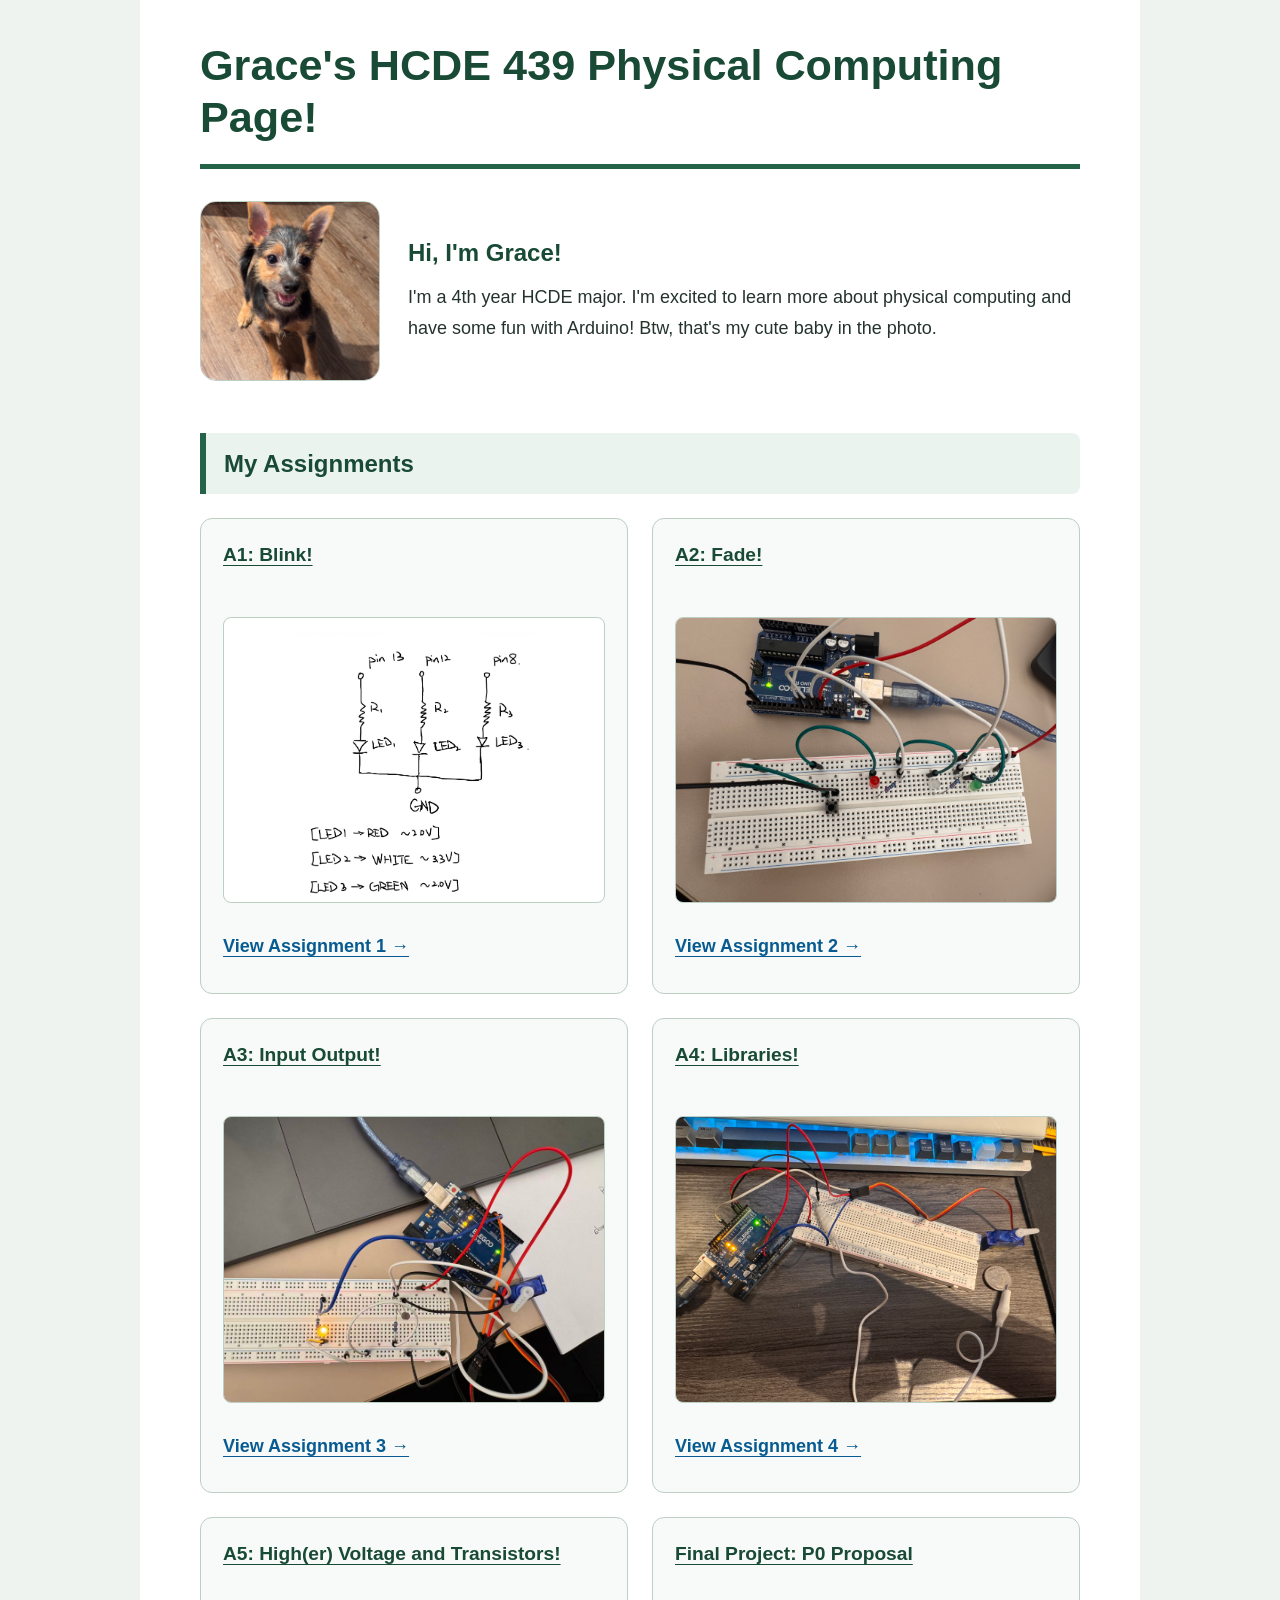
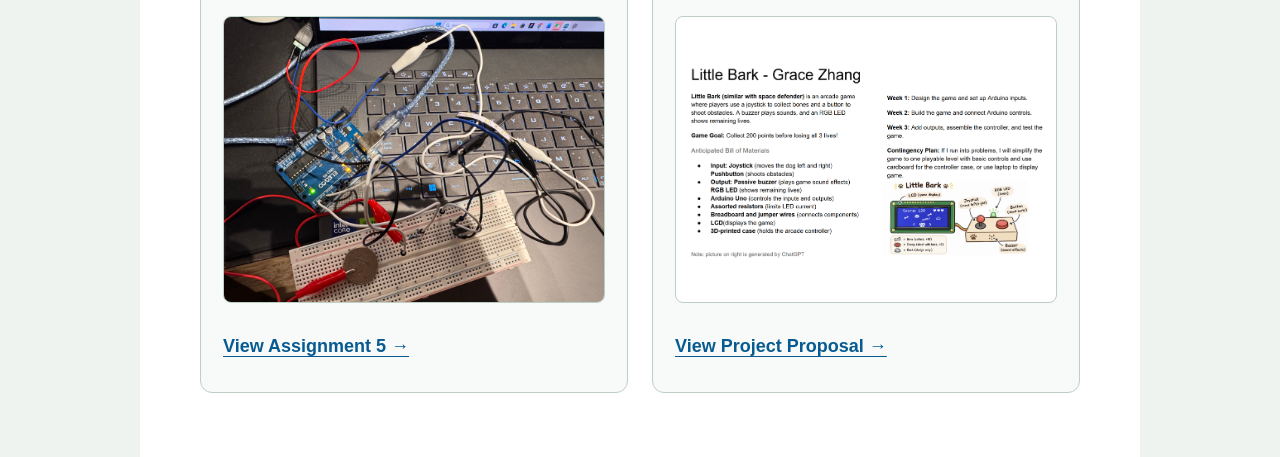
<file: docs/index.html>
<!DOCTYPE html>
<html lang="en">
<head>
  <meta charset="utf-8">
  <meta name="viewport" content="width=device-width, initial-scale=1">

  <title>Grace's HCDE 439 Physical Computing Page!</title>

  <link href="style.css" rel="stylesheet">
</head>

<body class="homepage">
  <header>
    <h1>Grace's HCDE 439 Physical Computing Page!</h1>

    <div class="intro">
      <img src="thor.jpg" alt="Thor, Grace's pet">

      <div>
        <h2>Hi, I'm Grace!</h2>
        <p>
          I'm a 4th year HCDE major. I'm excited to learn more
          about physical computing and have some fun with Arduino!
          Btw, that's my cute baby in the photo.
        </p>
      </div>
    </div>
  </header>

  <main>
    <h2>My Assignments</h2>

    <div class="assignment-grid">

      <!-- Assignment 1 -->
      <article class="assignment-card">
        <h3>
          <a href="a1.html">A1: Blink!</a>
        </h3>

        <div class="assignment-preview">
          <img src="A1/Schematic picture.png"
               alt="Schematic of the three-LED blinking circuit">
        </div>

        <a class="assignment-link" href="a1.html">
          View Assignment 1 →
        </a>
      </article>

      <!-- Assignment 2 -->
      <article class="assignment-card">
        <h3>
          <a href="a2.html">A2: Fade!</a>
        </h3>

        <div class="assignment-preview">
          <img src="A2/circuit1.jpg"
               alt="Arduino Christmas light circuit with three LEDs and a button">
        </div>

        <a class="assignment-link" href="a2.html">
          View Assignment 2 →
        </a>
      </article>

      <!-- Assignment 3 -->
      <article class="assignment-card">
        <h3>
          <a href="a3.html">A3: Input Output!</a>
        </h3>

        <div class="assignment-preview">
          <img src="A3/circuit2.jpg"
               alt="Circuit of the smart blind">
        </div>

        <a class="assignment-link" href="a3.html">
          View Assignment 3 →
        </a>
      </article>

      <!-- Assignment 4 -->
      <article class="assignment-card">
        <h3>
          <a href="a4.html">A4: Libraries!</a>
        </h3>

        <div class="assignment-preview">
          <img src="A4/Circuit1.jpg"
               alt="Automatic Door!">
        </div>

        <a class="assignment-link" href="a4.html">
          View Assignment 4 →
        </a>
      </article>
      <!-- Assignment 5 -->
       <article class="assignment-card">
        <h3>
          <a href="a5.html">A5: High(er) Voltage and Transistors!</a>
        </h3>

        <div class="assignment-preview">
          <img src="A5/Circuit 1.jpg"
         alt="Capacitive touch controlled LED strip using a MOSFET">
        </div>

        <a class="assignment-link" href="a5.html">
          View Assignment 5 →
        </a>
      </article>


      <!-- Final Project Proposal P0 -->
      <article class="assignment-card">
        <h3>
          <a href="Final Product/P0/Final Project Proposal.png"
             target="_blank">
            Final Project: P0 Proposal
          </a>
        </h3>

        <div class="assignment-preview">
          <a href="Final Product/P0/Final Project Proposal.png"
             target="_blank">
            <img
              src="Final Product/P0/Final Project Proposal.png"
              alt="Final Project Proposal">
          </a>
        </div>

        <a class="assignment-link"
           href="Final Product/P0/Final Project Proposal.png"
           target="_blank">
          View Project Proposal →
        </a>
      </article>

    </div>
  </main>
</body>
</html>
</file>
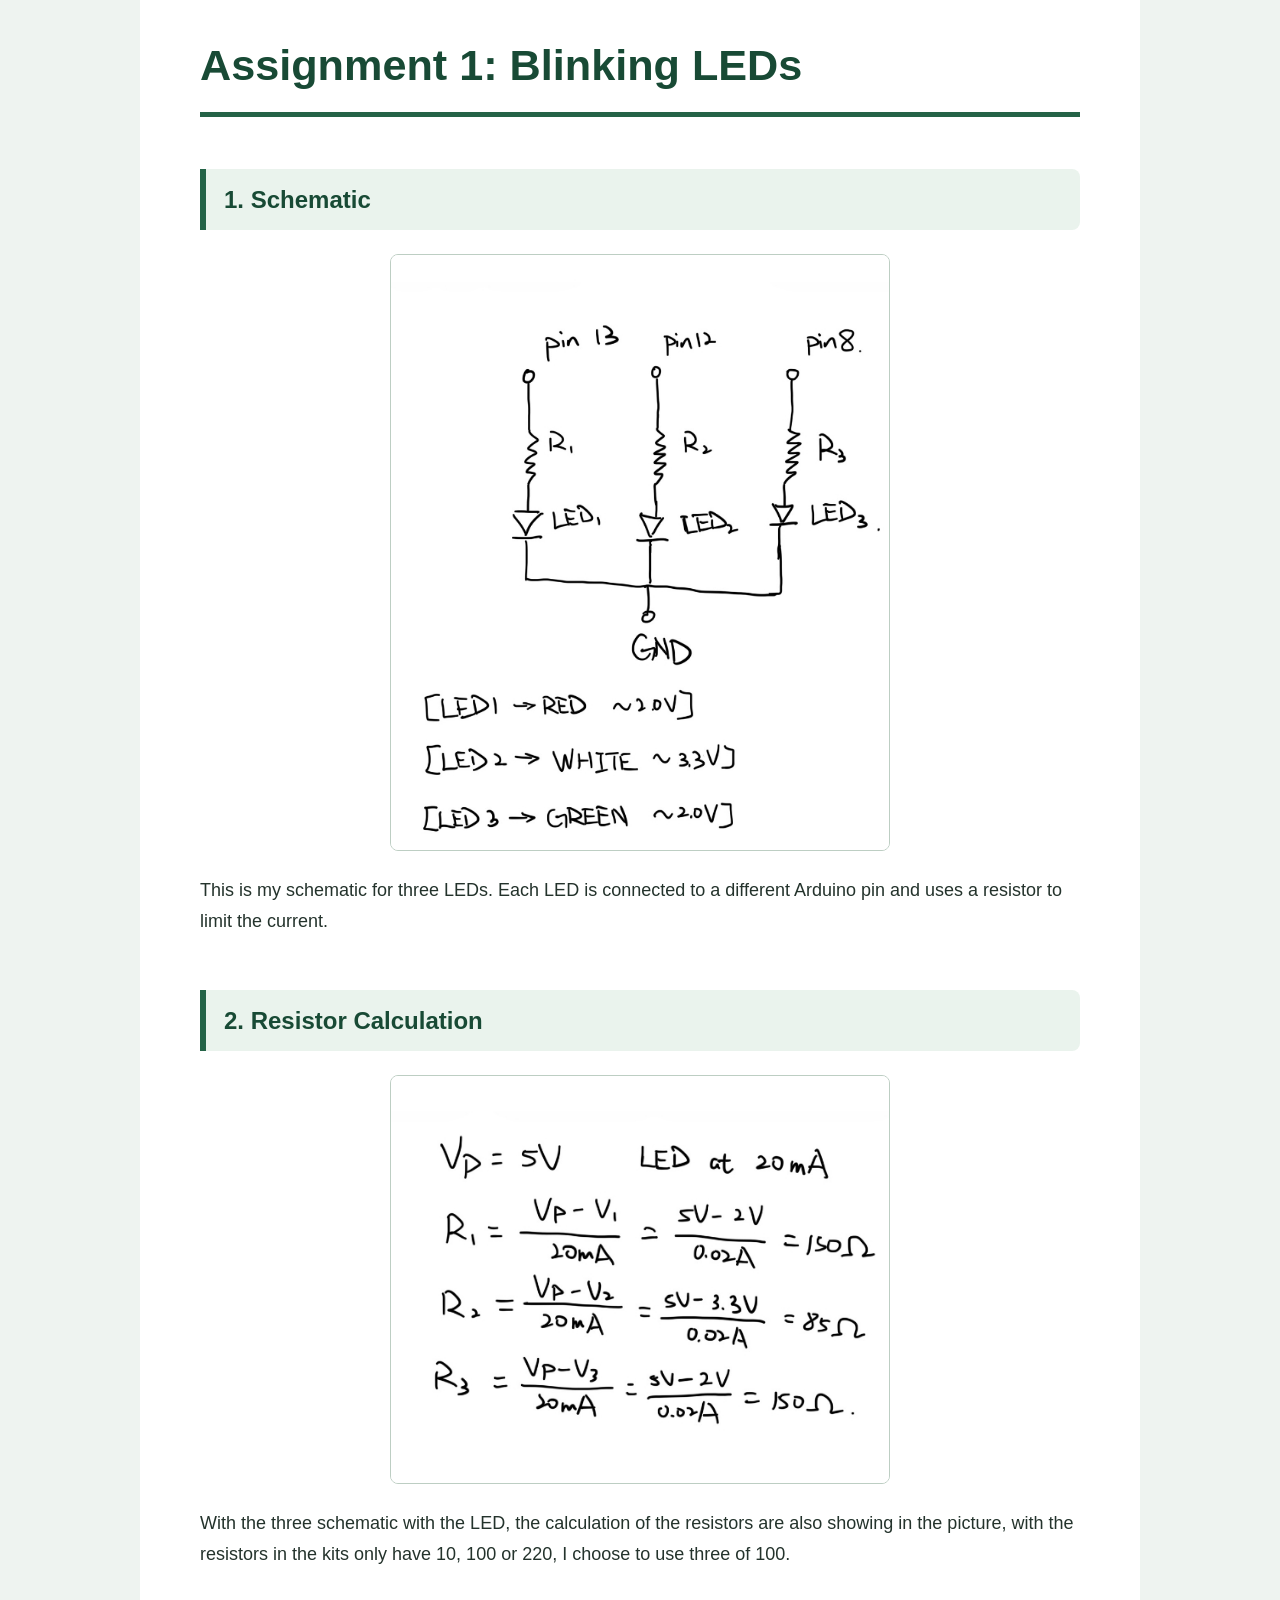
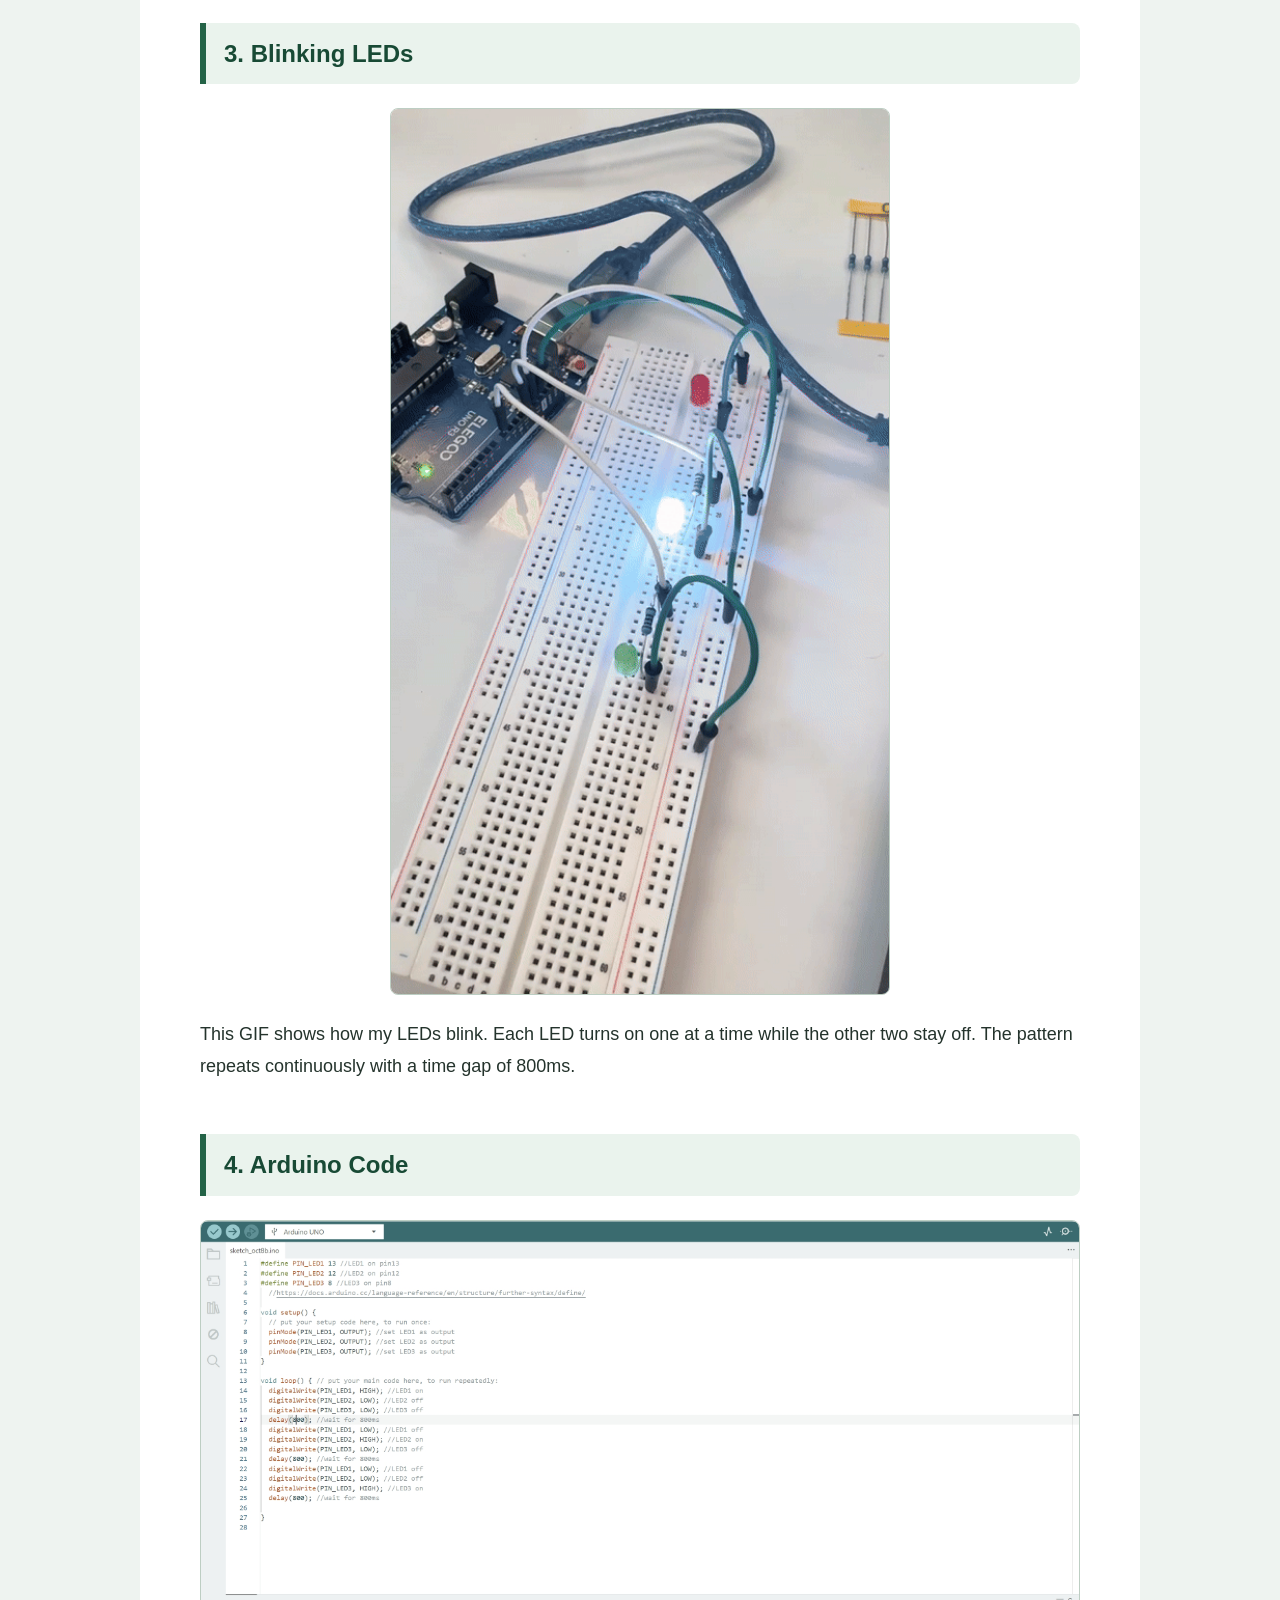
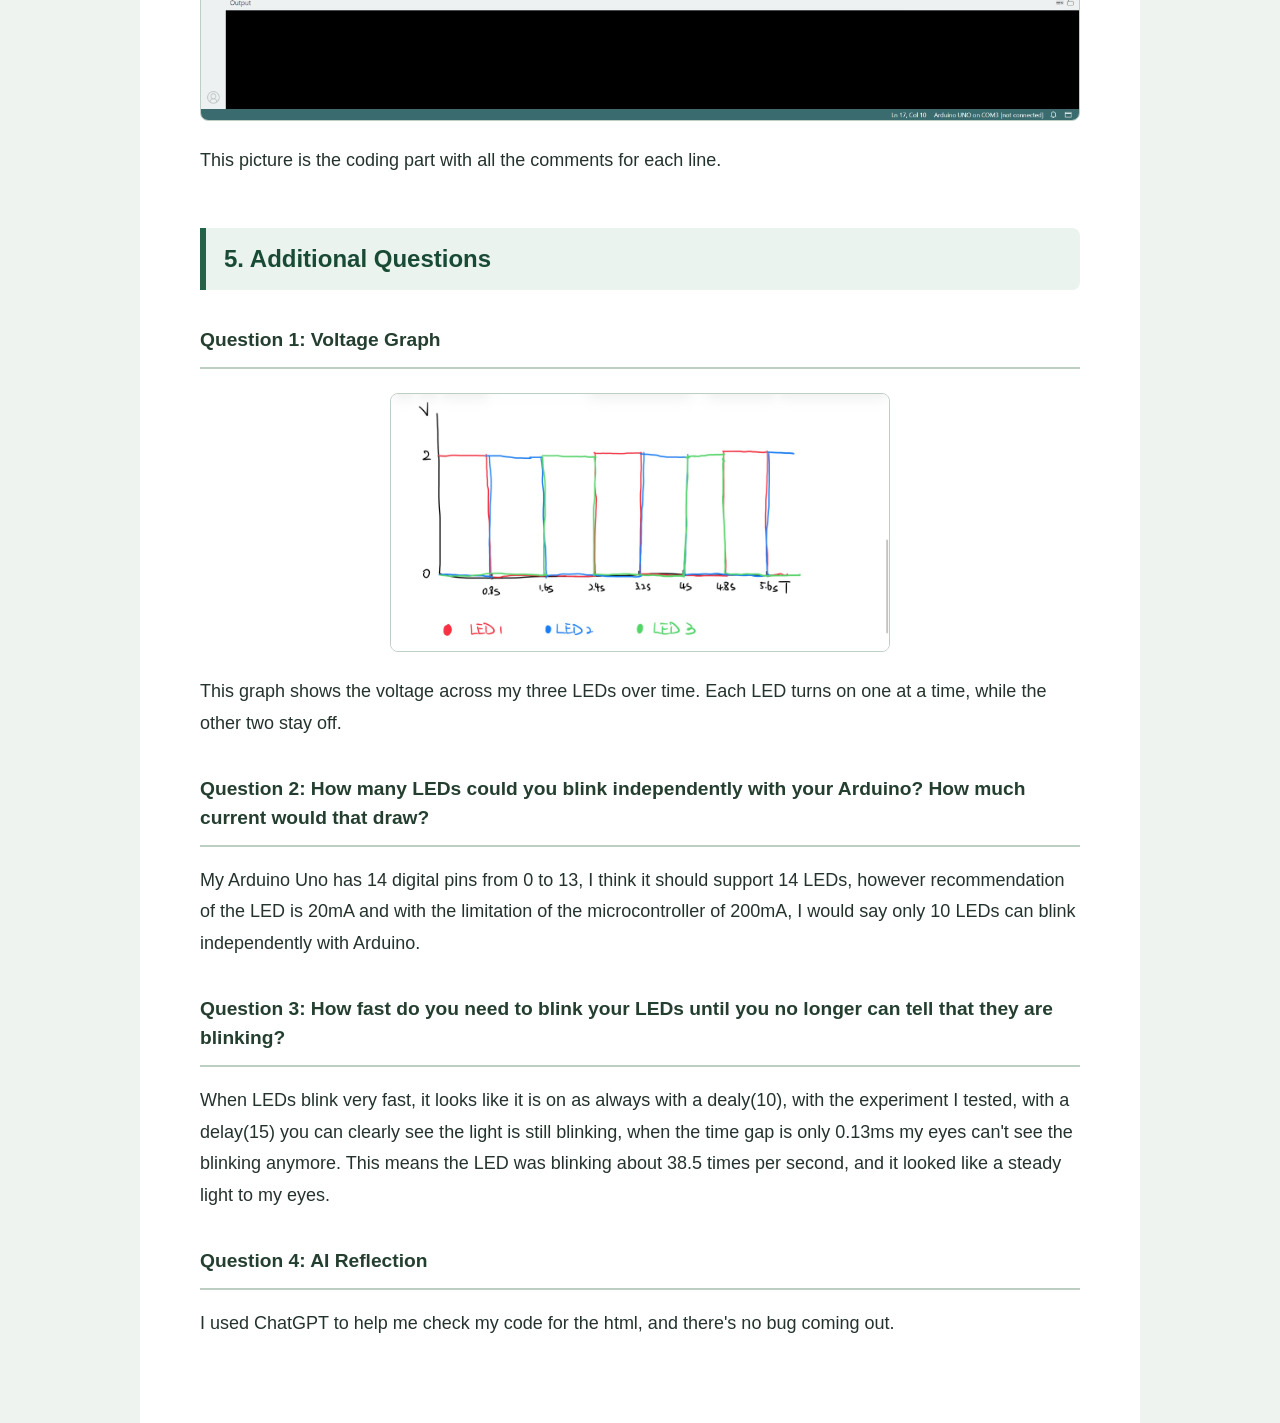
<file: docs/a1.html>
<!DOCTYPE html>
<html>
<head>
  <meta charset="utf-8">
  <title>Grace's Assignment 1</title>
  <link href="style.css" rel="stylesheet">
</head>

<body>

  <h1>Assignment 1: Blinking LEDs</h1>

  <h2>1. Schematic</h2>

  <img src="A1/Schematic picture.png" width="500">

  <p>
    This is my schematic for three LEDs.
    Each LED is connected to a different Arduino pin
    and uses a resistor to limit the current.
  </p>

  <h2>2. Resistor Calculation</h2>

  <img src="A1/Resistor calculation.png" width="500">

  <p>
    With the three schematic with the LED, the calculation of the
    resistors are also showing in the picture, with the resistors
    in the kits only have 10, 100 or 220, I choose to use three of 100.
  </p>

  <h2>3. Blinking LEDs</h2>

  <img src="A1/Blinking LEDs.gif" width="500">

  <p>
    This GIF shows how my LEDs blink.
    Each LED turns on one at a time while the other two stay off.
    The pattern repeats continuously with a time gap of 800ms.
  </p>

  <h2>4. Arduino Code</h2>

  <img src="A1/Code with comments.png" width="8000">

  <p>
    This picture is the coding part with all the comments for each line.
  </p>

  <h2>5. Additional Questions</h2>

  <h3>Question 1: Voltage Graph</h3>

  <img src="A1/Voltage graph.jpg" width="500">

  <p>
    This graph shows the voltage across my three LEDs over time.
    Each LED turns on one at a time, while the other two stay off.
  </p>

  <h3>Question 2:  How many LEDs could you blink independently with your Arduino? 
    How much current would that draw?</h3>

  <p>
    My Arduino Uno has 14 digital pins from 0 to 13, I think it 
    should support 14 LEDs, however recommendation of the LED is 20mA
    and with the limitation of the microcontroller of 200mA, I would say only 
    10 LEDs can blink independently with Arduino.
  </p>

  <h3>Question 3: How fast do you need to blink your LEDs until you no longer can tell that they are blinking?</h3>

  <p>
    When LEDs blink very fast, it looks like it is on as always with a 
    dealy(10), with the experiment I tested, with a delay(15) you can clearly see the 
    light is still blinking, when the time gap is only 0.13ms my eyes can't see the 
    blinking anymore. This means the LED was blinking about 38.5 times per second,
    and it looked like a steady light to my eyes.
  </p>

  <h3>Question 4: AI Reflection</h3>

  <p>
    I used ChatGPT to help me check my code for the html,
    and there's no bug coming out.
  </p>

</body>
</html>
</file>
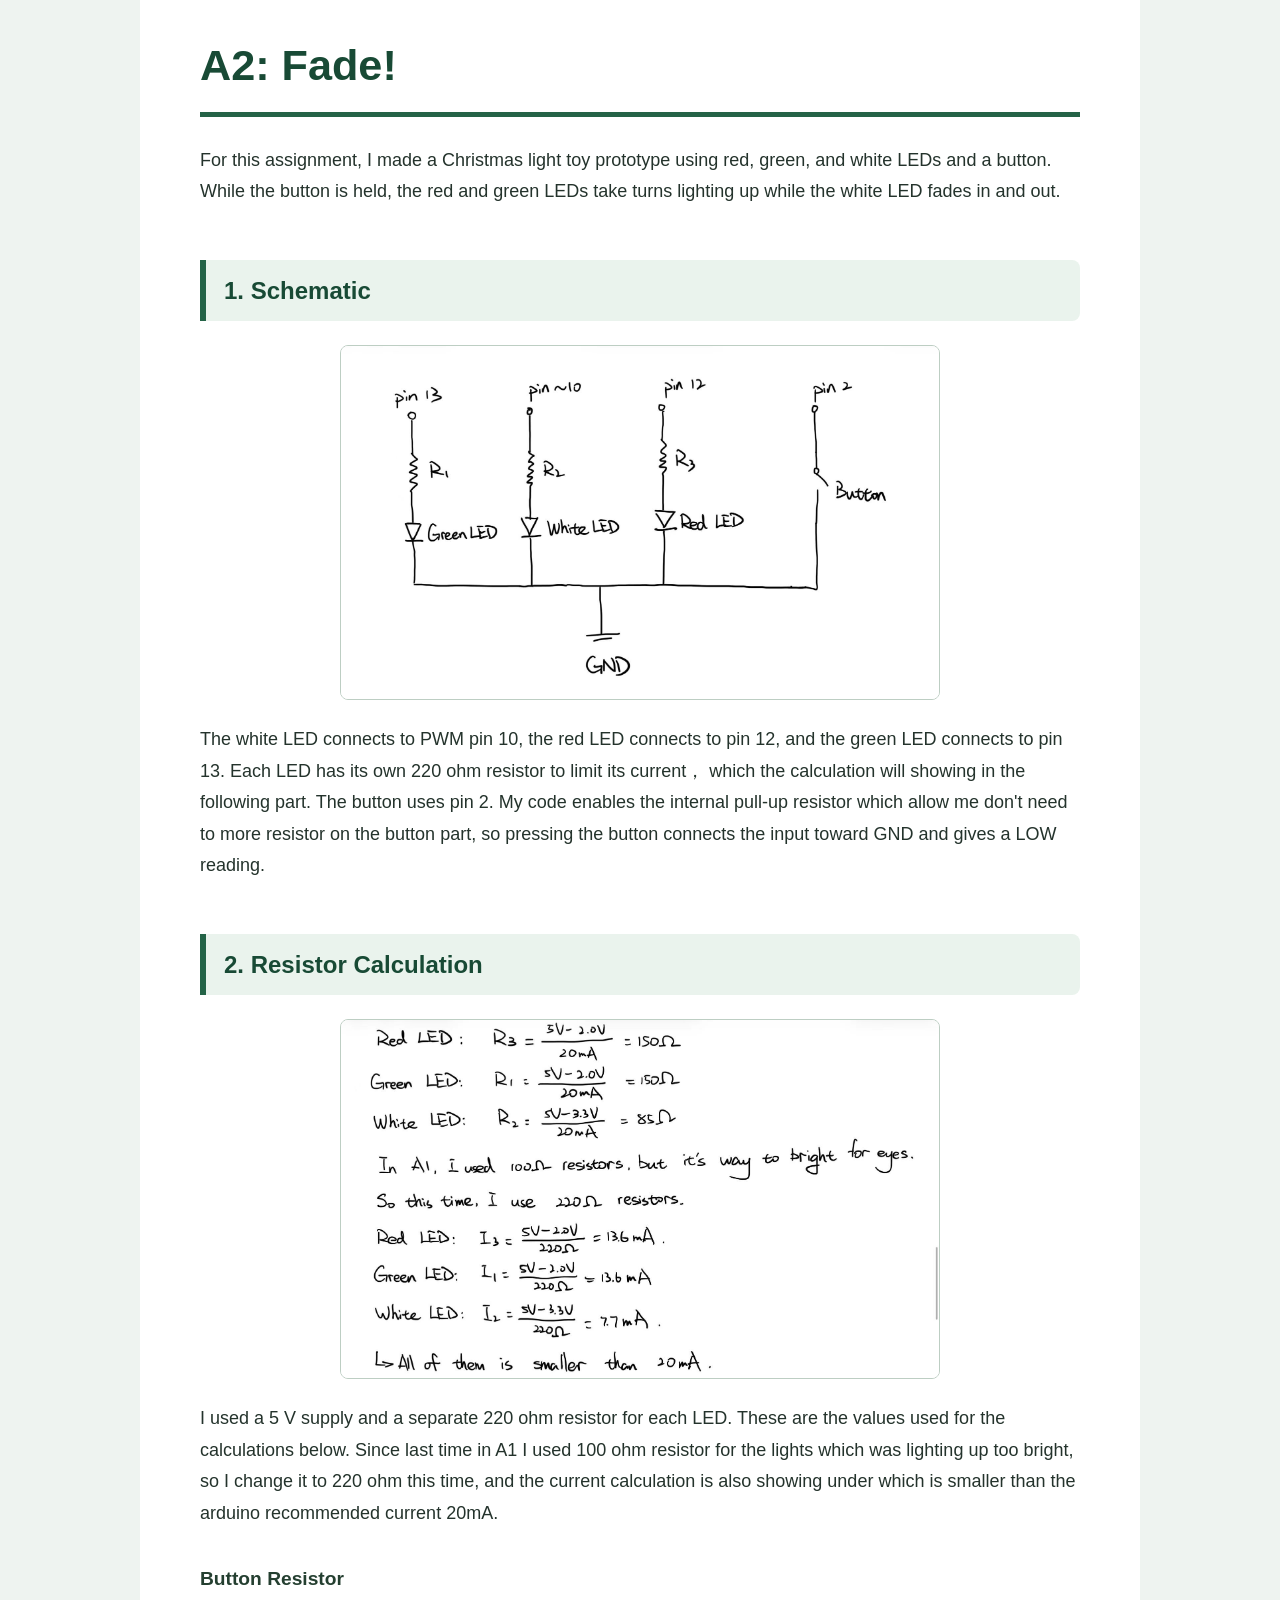
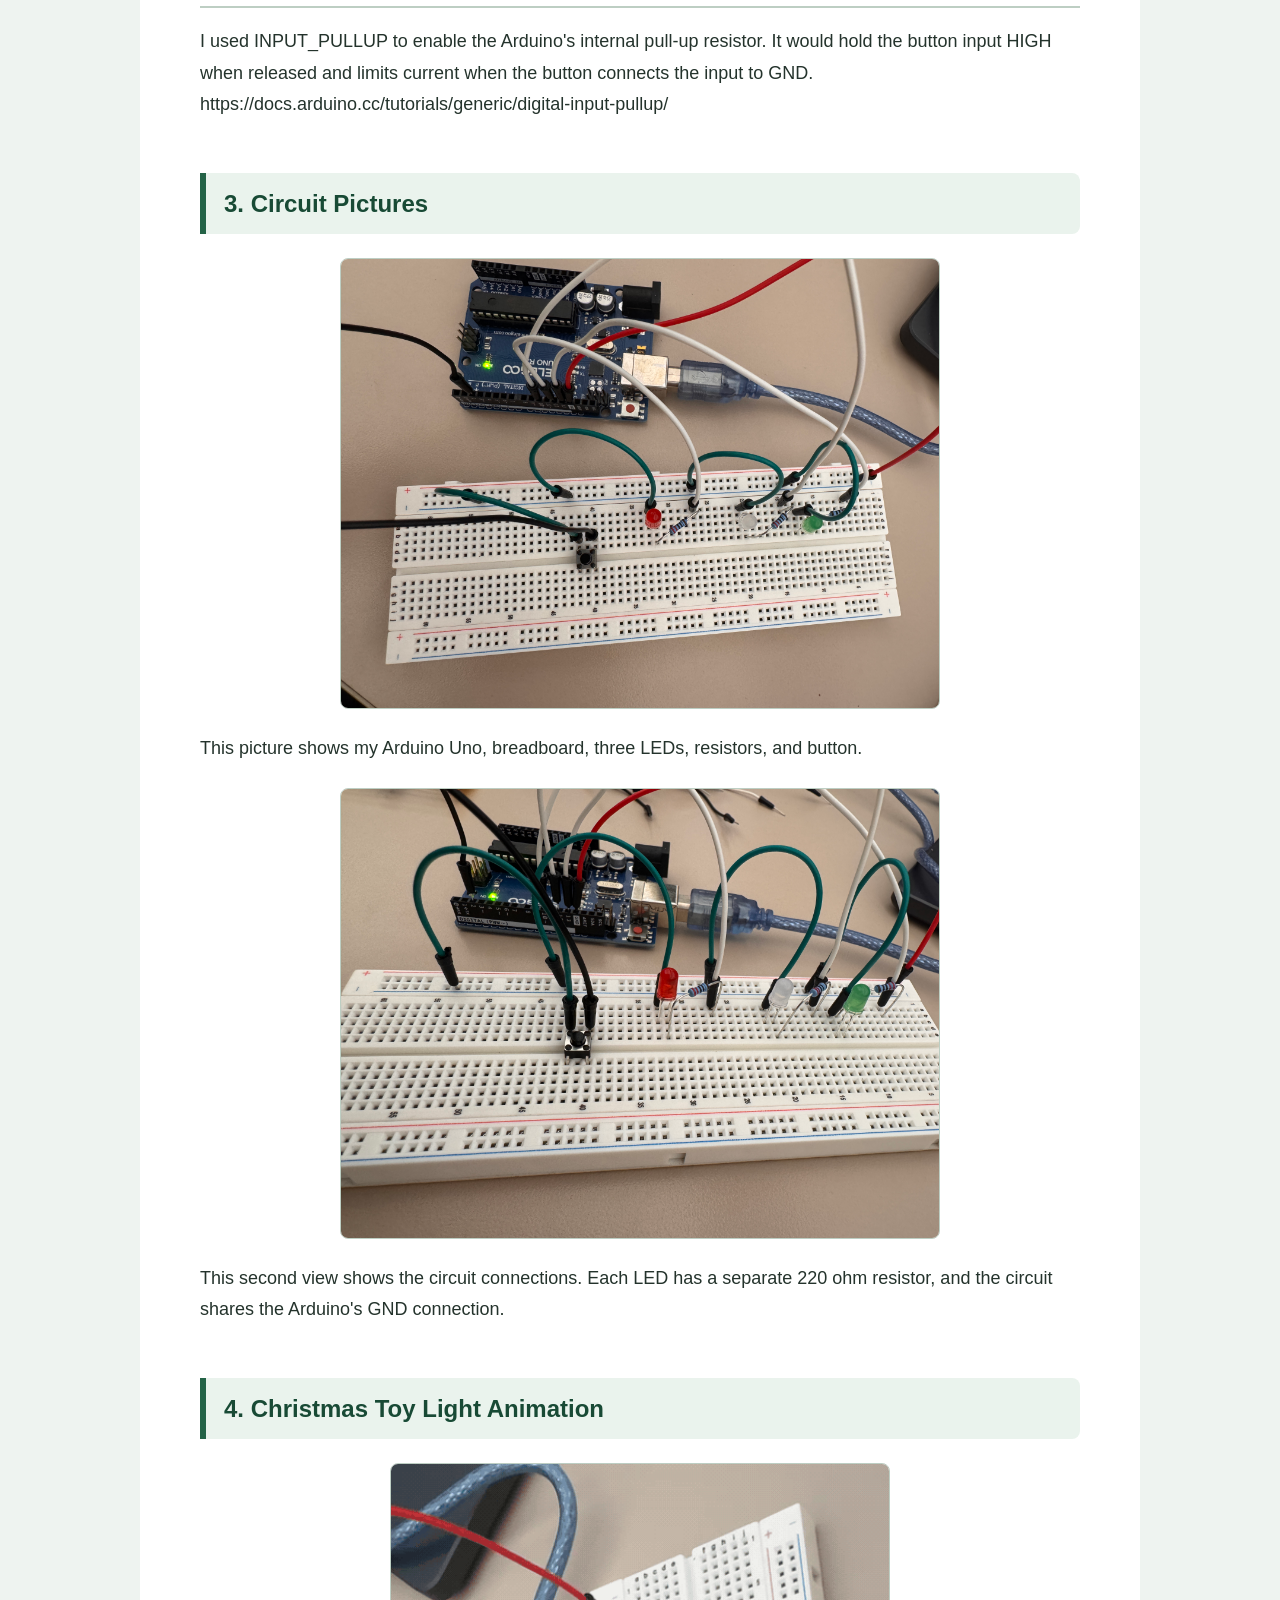
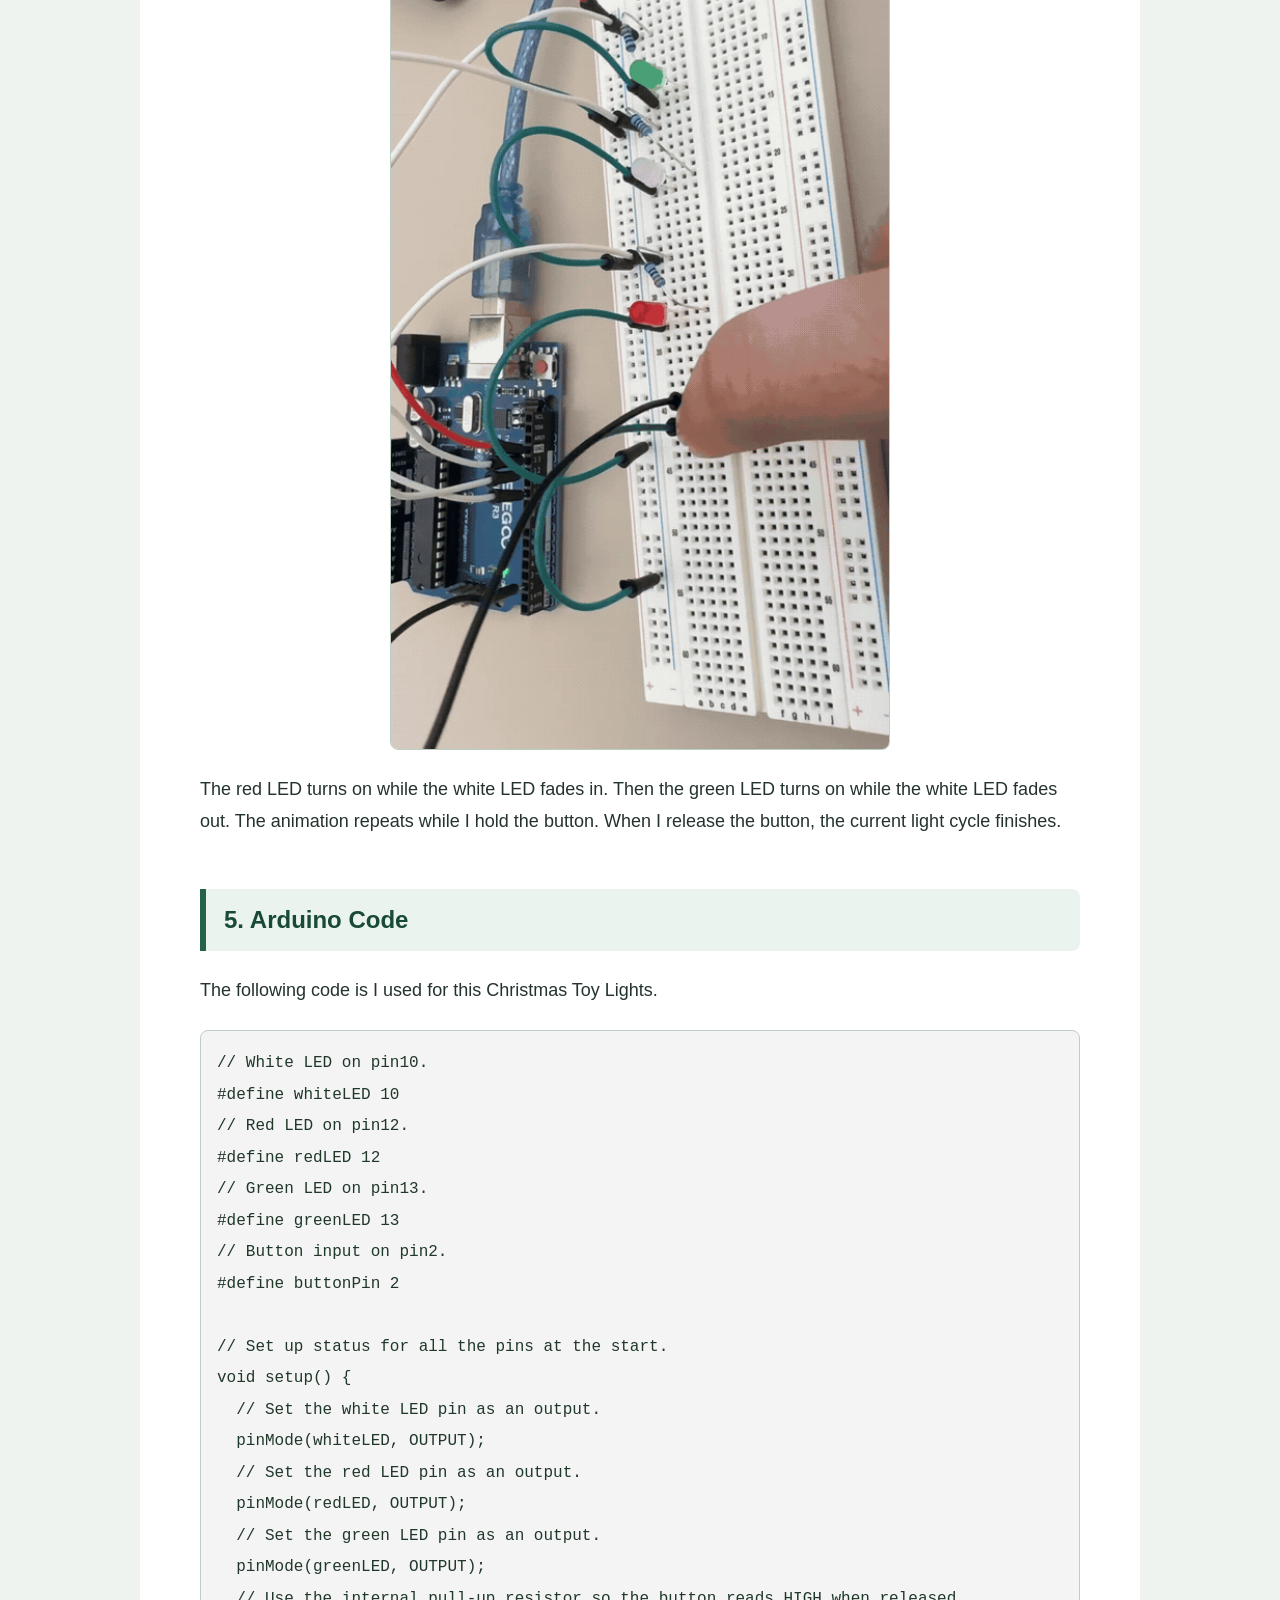
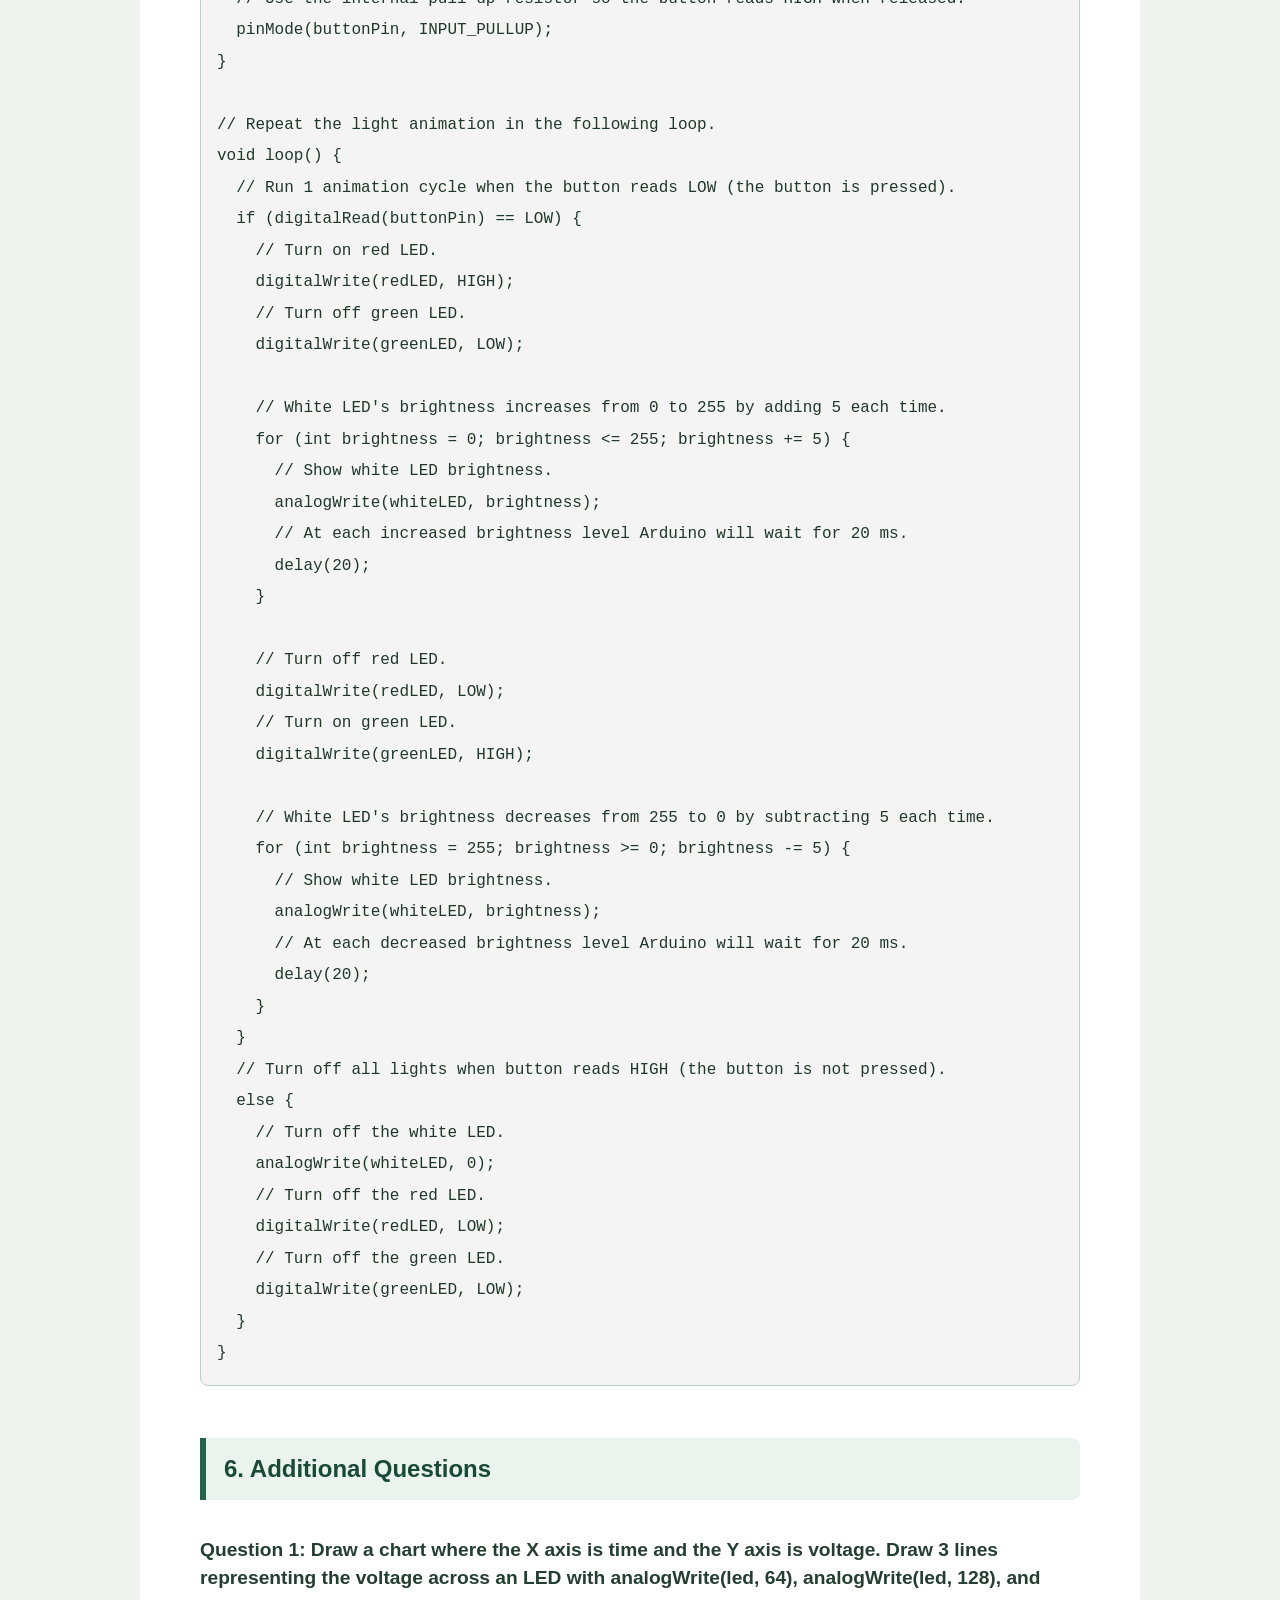
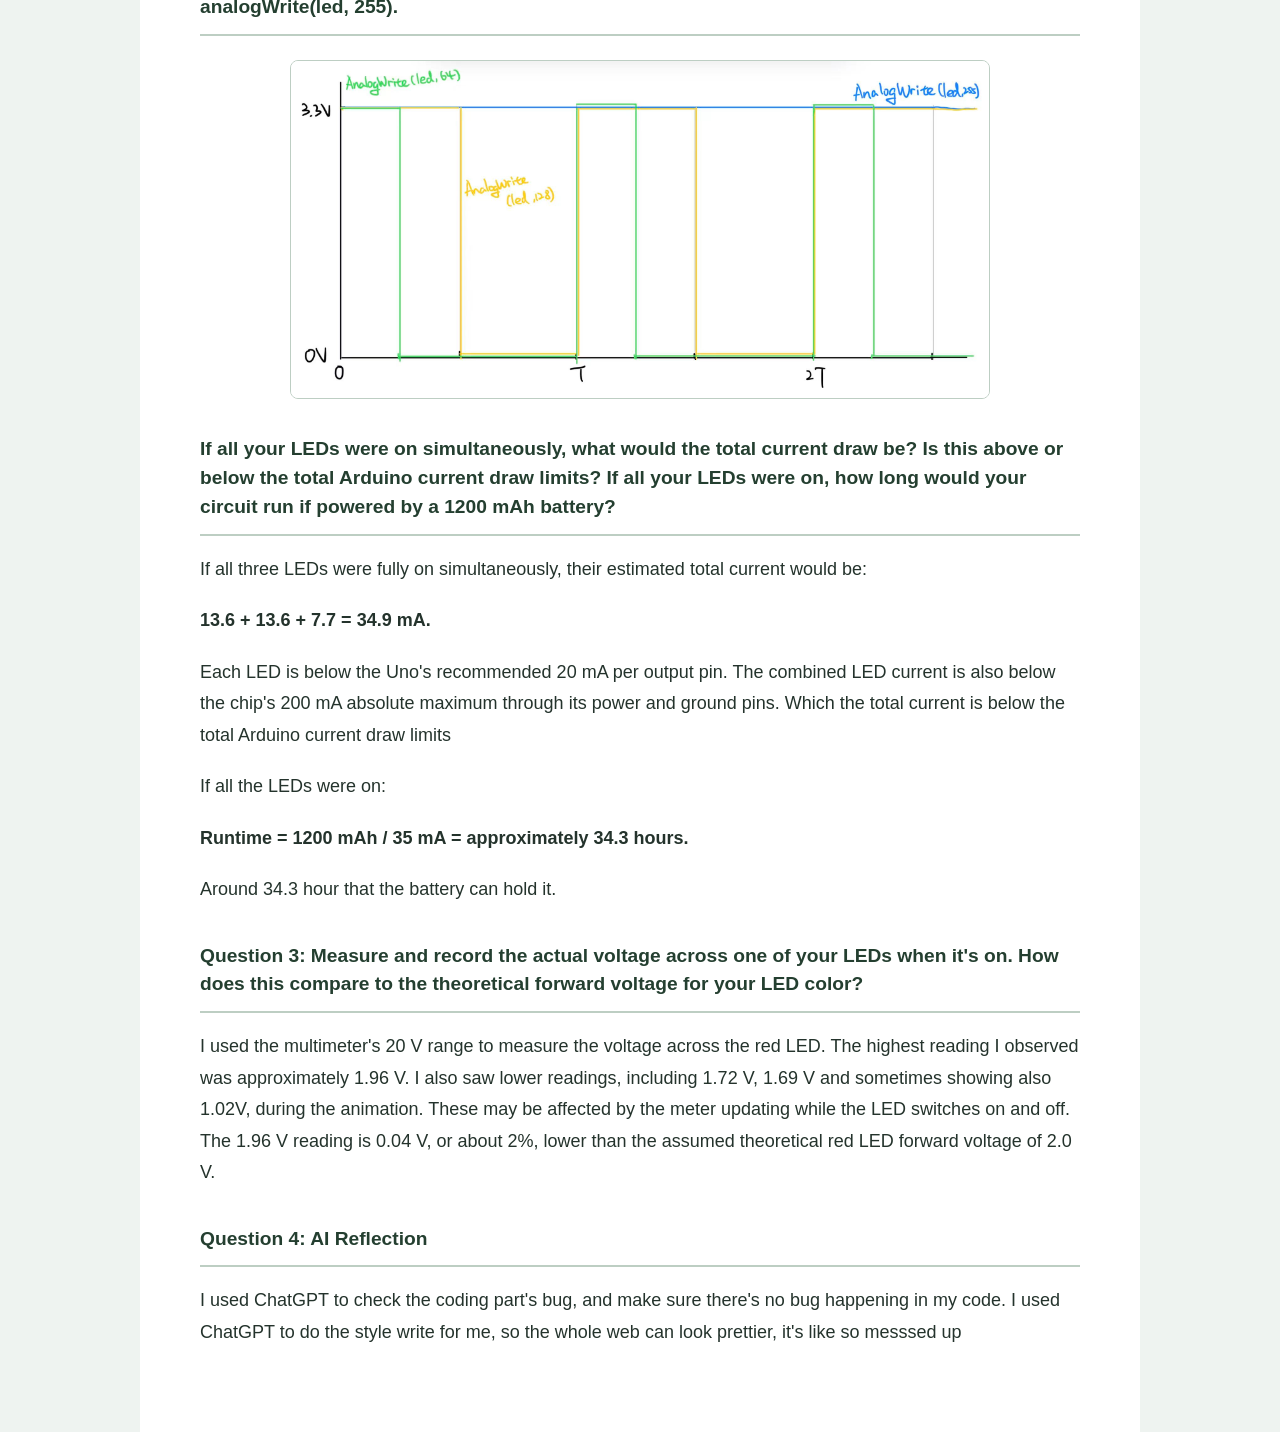
<file: docs/a2.html>
<!DOCTYPE html>
<html lang="en">
<head>
  <meta charset="utf-8">
  <meta name="viewport" content="width=device-width, initial-scale=1">
  <title>Grace's Assignment 2</title>
  <link href="style.css" rel="stylesheet">
  <style>
    img {
      max-width: 100%;
      height: auto;
    }

    pre {
      overflow-x: auto;
      padding: 16px;
      background: #f4f4f4;
      text-align: left;
    }
  </style>
</head>

<body>

  <h1>A2: Fade!</h1>

  <p>
    For this assignment, I made a Christmas light toy prototype using
    red, green, and white LEDs and a button. While the button is held,
    the red and green LEDs take turns lighting up while the white
    LED fades in and out.
  </p>

  <h2>1. Schematic</h2>

  <img src="A2/Schematic picture.jpg"
       alt="Schematic of the Christmas light circuit" width="600">

  <p>
    The white LED connects to PWM pin 10, the red LED connects to
    pin 12, and the green LED connects to pin 13. Each LED has its
    own 220 ohm resistor to limit its current， which the calculation 
    will showing in the following part. The button uses pin 2.
    My code enables the internal pull-up resistor which allow me don't
    need to more resistor on the button part, so pressing the
    button connects the input toward GND and gives a LOW reading.
  </p>

  <h2>2. Resistor Calculation</h2>

  <img src="A2/resistor calculation.jpg"
       alt="Handwritten LED resistor calculations" width="600">

  <p>
    I used a 5 V supply and a separate 220 ohm resistor for each LED.
    These are the values used for the calculations below.
    Since last time in A1 I used 100 ohm resistor for the lights which
    was lighting up too bright, so I change it to 220 ohm this time,
    and the current calculation is also showing under which is smaller 
    than the arduino recommended current 20mA.
  </p>

  <h3>Button Resistor</h3>

  <p>
    I used INPUT_PULLUP to enable the Arduino's internal pull-up
    resistor. It would hold the button input HIGH when released 
    and limits current when the button connects the input to GND.
    https://docs.arduino.cc/tutorials/generic/digital-input-pullup/
  </p>

  <h2>3. Circuit Pictures</h2>

  <img src="A2/circuit1.jpg"
       alt="First view of my Arduino Christmas light circuit" width="600">

  <p>
    This picture shows my Arduino Uno, breadboard, three LEDs,
    resistors, and button.
  </p>

  <img src="A2/circuit2.jpg"
       alt="Second view showing the LED and button connections" width="600">

  <p>
    This second view shows the circuit connections.
    Each LED has a separate 220 ohm resistor, and the circuit
    shares the Arduino's GND connection.
  </p>

  <h2>4. Christmas Toy Light Animation</h2>

  <img src="A2/Fade light.gif"
       alt="Christmas lights alternating and fading when the button is held"
       width="500">

  <p>
    The red LED turns on while the white LED fades in.
    Then the green LED turns on while the white LED fades out.
    The animation repeats while I hold the button.
    When I release the button, the current light cycle finishes.
  </p>

  <h2>5. Arduino Code</h2>

  <p>
   The following code is I used for this Christmas Toy Lights.
  </p>

  <pre><code>// White LED on pin10.
#define whiteLED 10
// Red LED on pin12.
#define redLED 12
// Green LED on pin13.
#define greenLED 13
// Button input on pin2.
#define buttonPin 2

// Set up status for all the pins at the start.
void setup() {
  // Set the white LED pin as an output.
  pinMode(whiteLED, OUTPUT);
  // Set the red LED pin as an output.
  pinMode(redLED, OUTPUT);
  // Set the green LED pin as an output.
  pinMode(greenLED, OUTPUT);
  // Use the internal pull-up resistor so the button reads HIGH when released.
  pinMode(buttonPin, INPUT_PULLUP);
}

// Repeat the light animation in the following loop.
void loop() {
  // Run 1 animation cycle when the button reads LOW (the button is pressed).
  if (digitalRead(buttonPin) == LOW) {
    // Turn on red LED.
    digitalWrite(redLED, HIGH);
    // Turn off green LED.
    digitalWrite(greenLED, LOW);

    // White LED's brightness increases from 0 to 255 by adding 5 each time.
    for (int brightness = 0; brightness &lt;= 255; brightness += 5) {
      // Show white LED brightness.
      analogWrite(whiteLED, brightness);
      // At each increased brightness level Arduino will wait for 20 ms.
      delay(20);
    }

    // Turn off red LED.
    digitalWrite(redLED, LOW);
    // Turn on green LED.
    digitalWrite(greenLED, HIGH);

    // White LED's brightness decreases from 255 to 0 by subtracting 5 each time.
    for (int brightness = 255; brightness &gt;= 0; brightness -= 5) {
      // Show white LED brightness.
      analogWrite(whiteLED, brightness);
      // At each decreased brightness level Arduino will wait for 20 ms.
      delay(20);
    }
  }
  // Turn off all lights when button reads HIGH (the button is not pressed).
  else {
    // Turn off the white LED.
    analogWrite(whiteLED, 0);
    // Turn off the red LED.
    digitalWrite(redLED, LOW);
    // Turn off the green LED.
    digitalWrite(greenLED, LOW);
  }
}</code></pre>

  <h2>6. Additional Questions</h2>

  <h3>Question 1: Draw a chart where the X axis is time and the Y axis is voltage. Draw 3 lines representing the voltage across an LED with analogWrite(led, 64), analogWrite(led, 128), and analogWrite(led, 255).</h3>

  <img src="A2/Time vs Voltage.jpg"
       alt="Voltage versus time for analogWrite values 64, 128, and 255"
       width="700">

  <h3>
    If all your LEDs were on simultaneously, what would the total current draw be? Is this above or below the total Arduino current draw limits? If all your LEDs were on, how long would your circuit run if powered by a 1200 mAh battery?
  </h3>

  <p>
    If all three LEDs were fully on simultaneously, their estimated
    total current would be:
  </p>

  <p>
    <strong>13.6 + 13.6 + 7.7 = 34.9 mA.</strong>
  </p>

  <p>
    Each LED is below the Uno's recommended 20 mA per output pin.
    The combined LED current is also below the chip's
    200 mA absolute maximum through its power and ground pins.
    Which the total current is below the total Arduino current draw limits
  </p>

  <p>
    If all the LEDs were on:
  </p>

  <p>
    <strong>Runtime = 1200 mAh / 35 mA = approximately 34.3 hours.</strong>
  </p>

  <p>
    Around 34.3 hour that the battery can hold it.
  </p>

  <h3>
    Question 3: Measure and record the actual voltage across one of your LEDs when it's on. How does this compare to the theoretical forward voltage for your LED color?
  </h3>

  <p>
    I used the multimeter's 20 V range to measure the voltage
    across the red LED. The highest reading I observed was
    approximately 1.96 V. I also saw lower readings, including
    1.72 V, 1.69 V and sometimes showing also 1.02V, during the animation.
    These may be affected by the meter updating while the LED
    switches on and off. The 1.96 V reading is 0.04 V, or about 2%, lower than the
    assumed theoretical red LED forward voltage of 2.0 V.
  </p>
  <h3>Question 4: AI Reflection</h3>

  <p>
    I used ChatGPT to check the coding part's bug, and make sure there's no bug happening 
    in my code.
    I used ChatGPT to do the style write for me, so the whole web can look prettier, it's like so messsed up
</body>
</html>
</file>
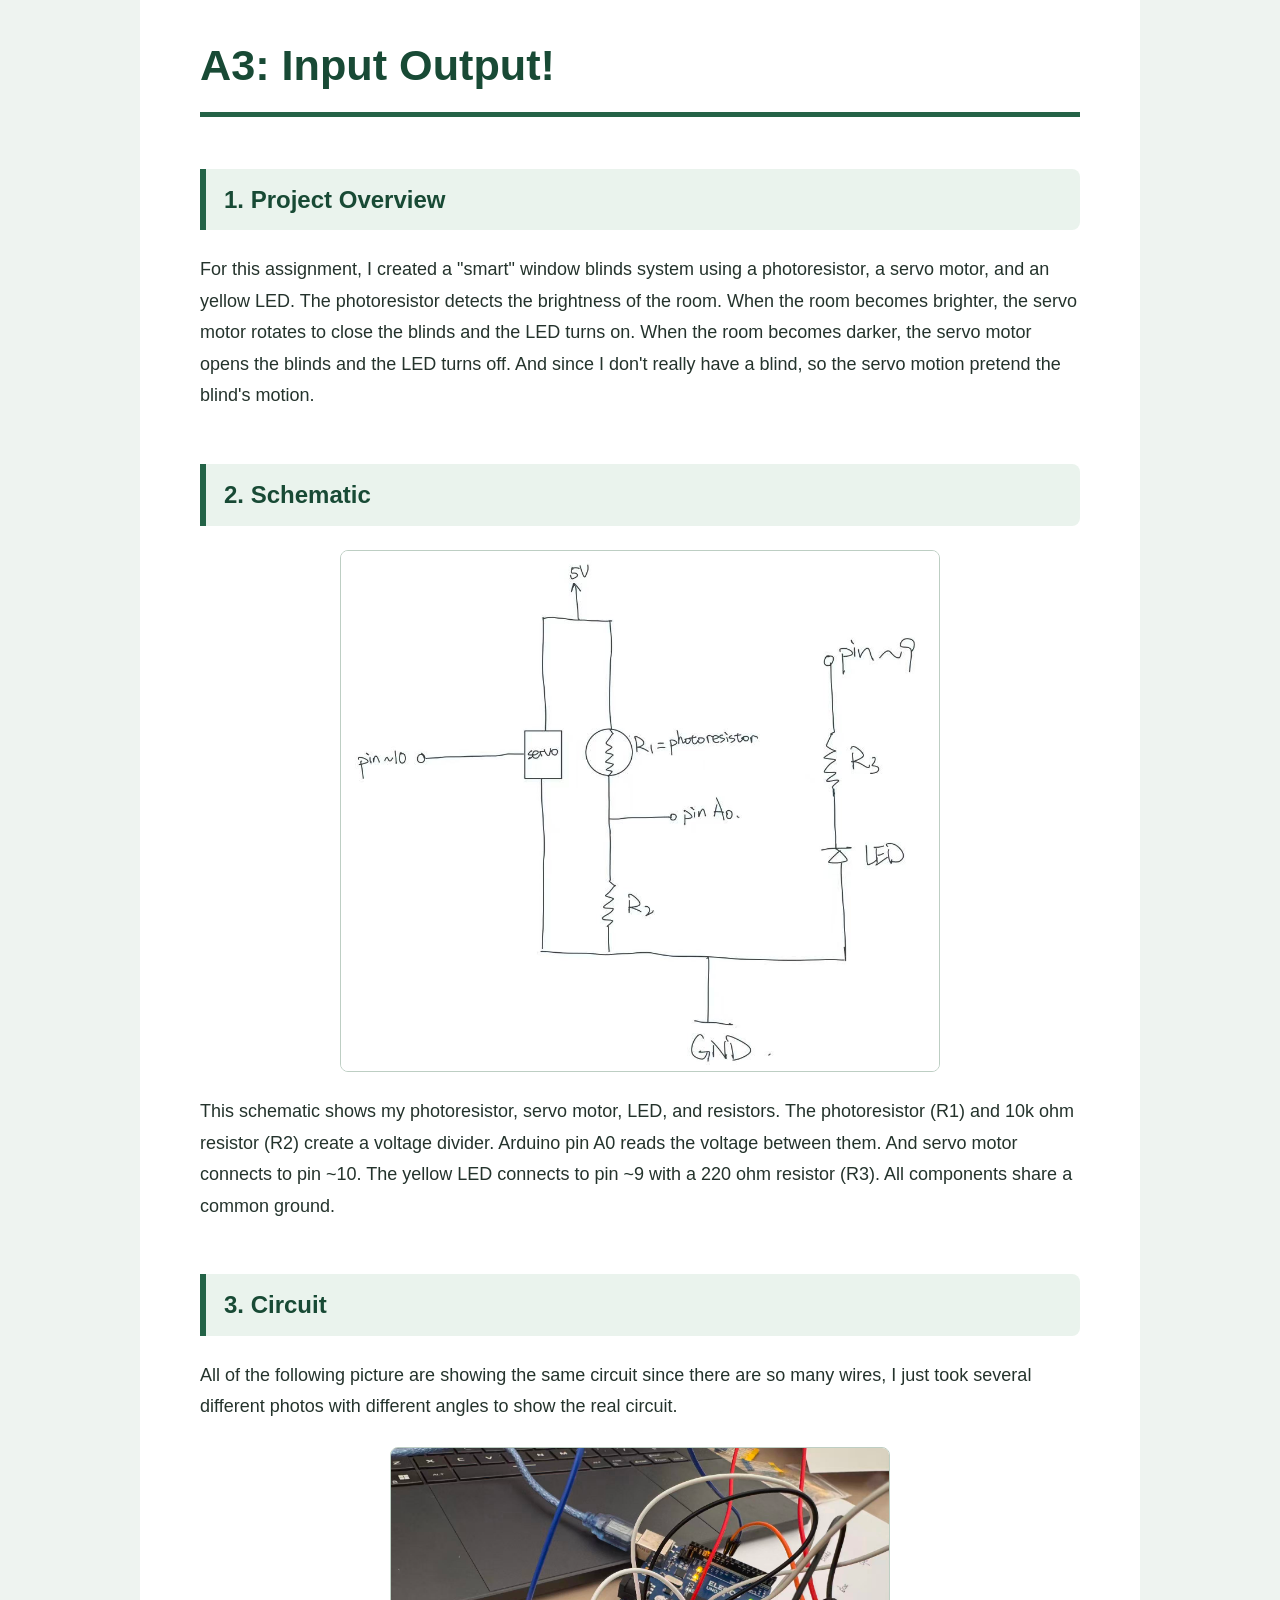
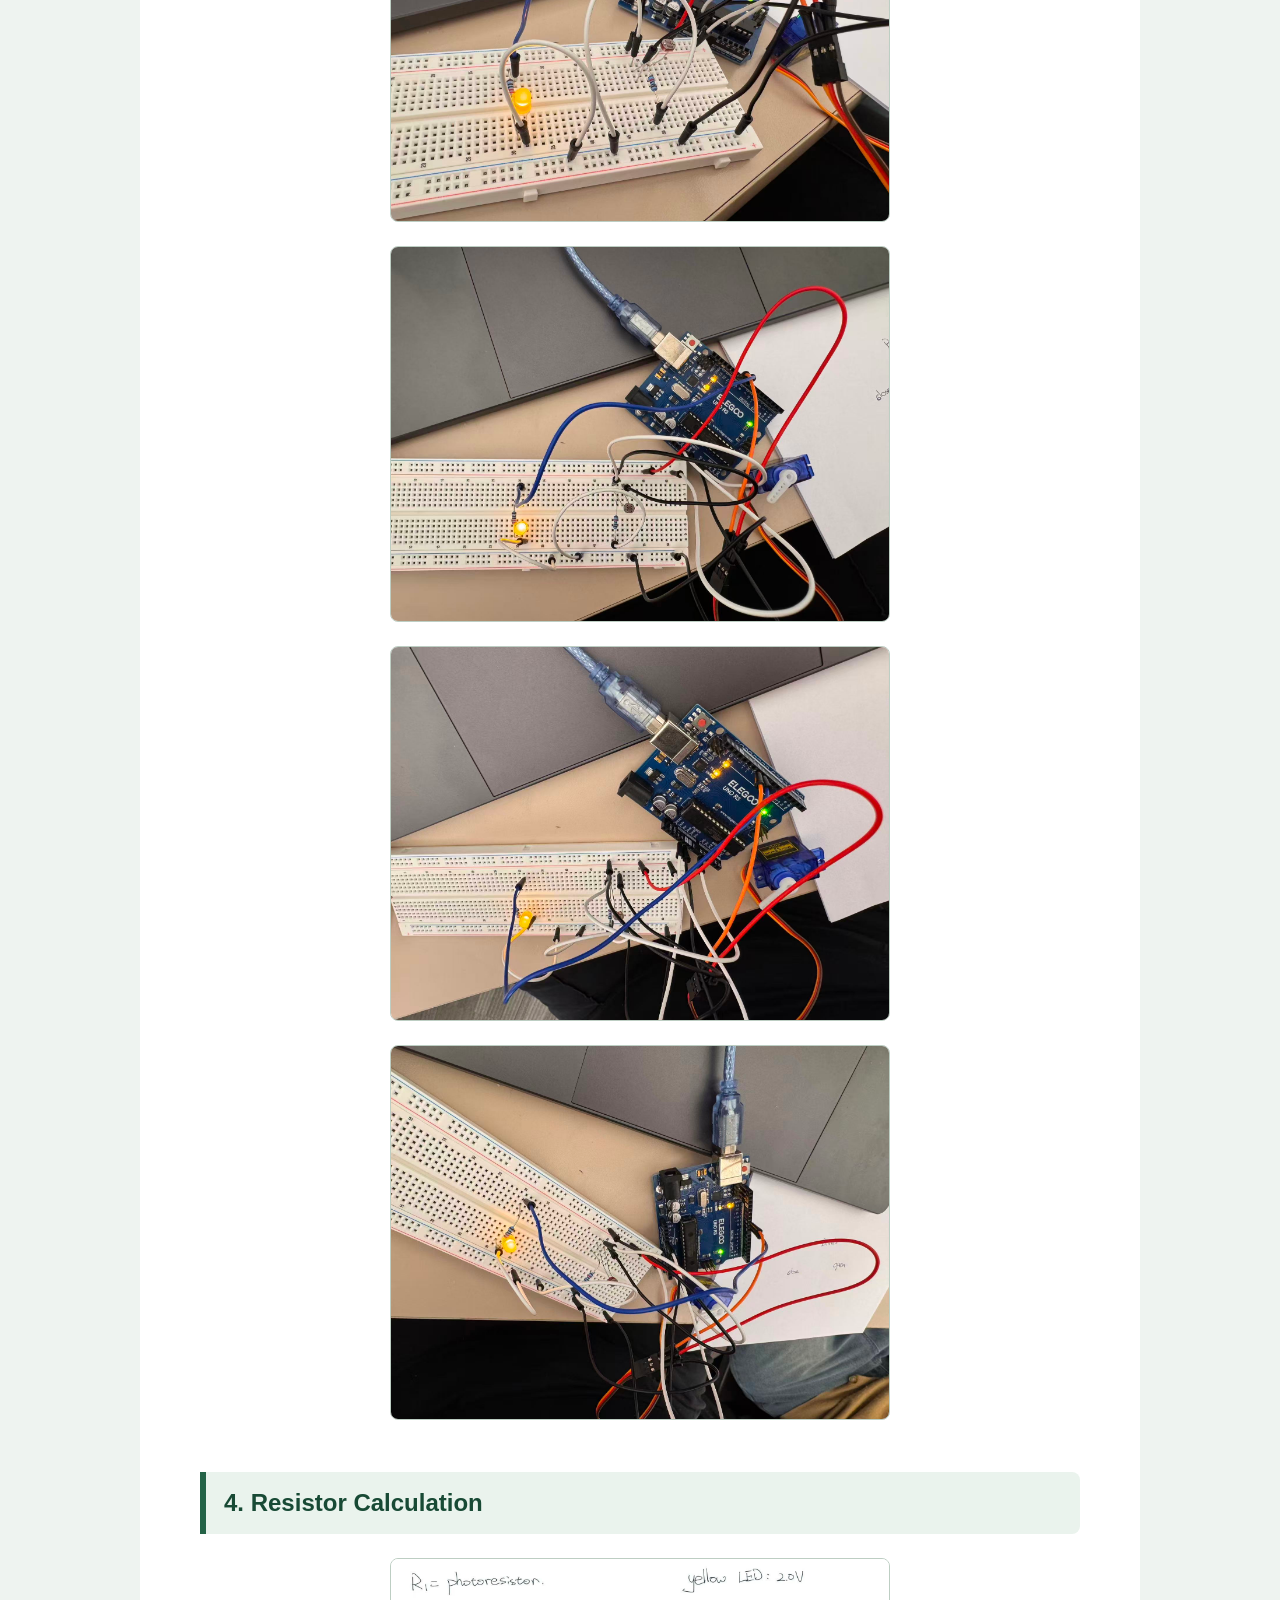
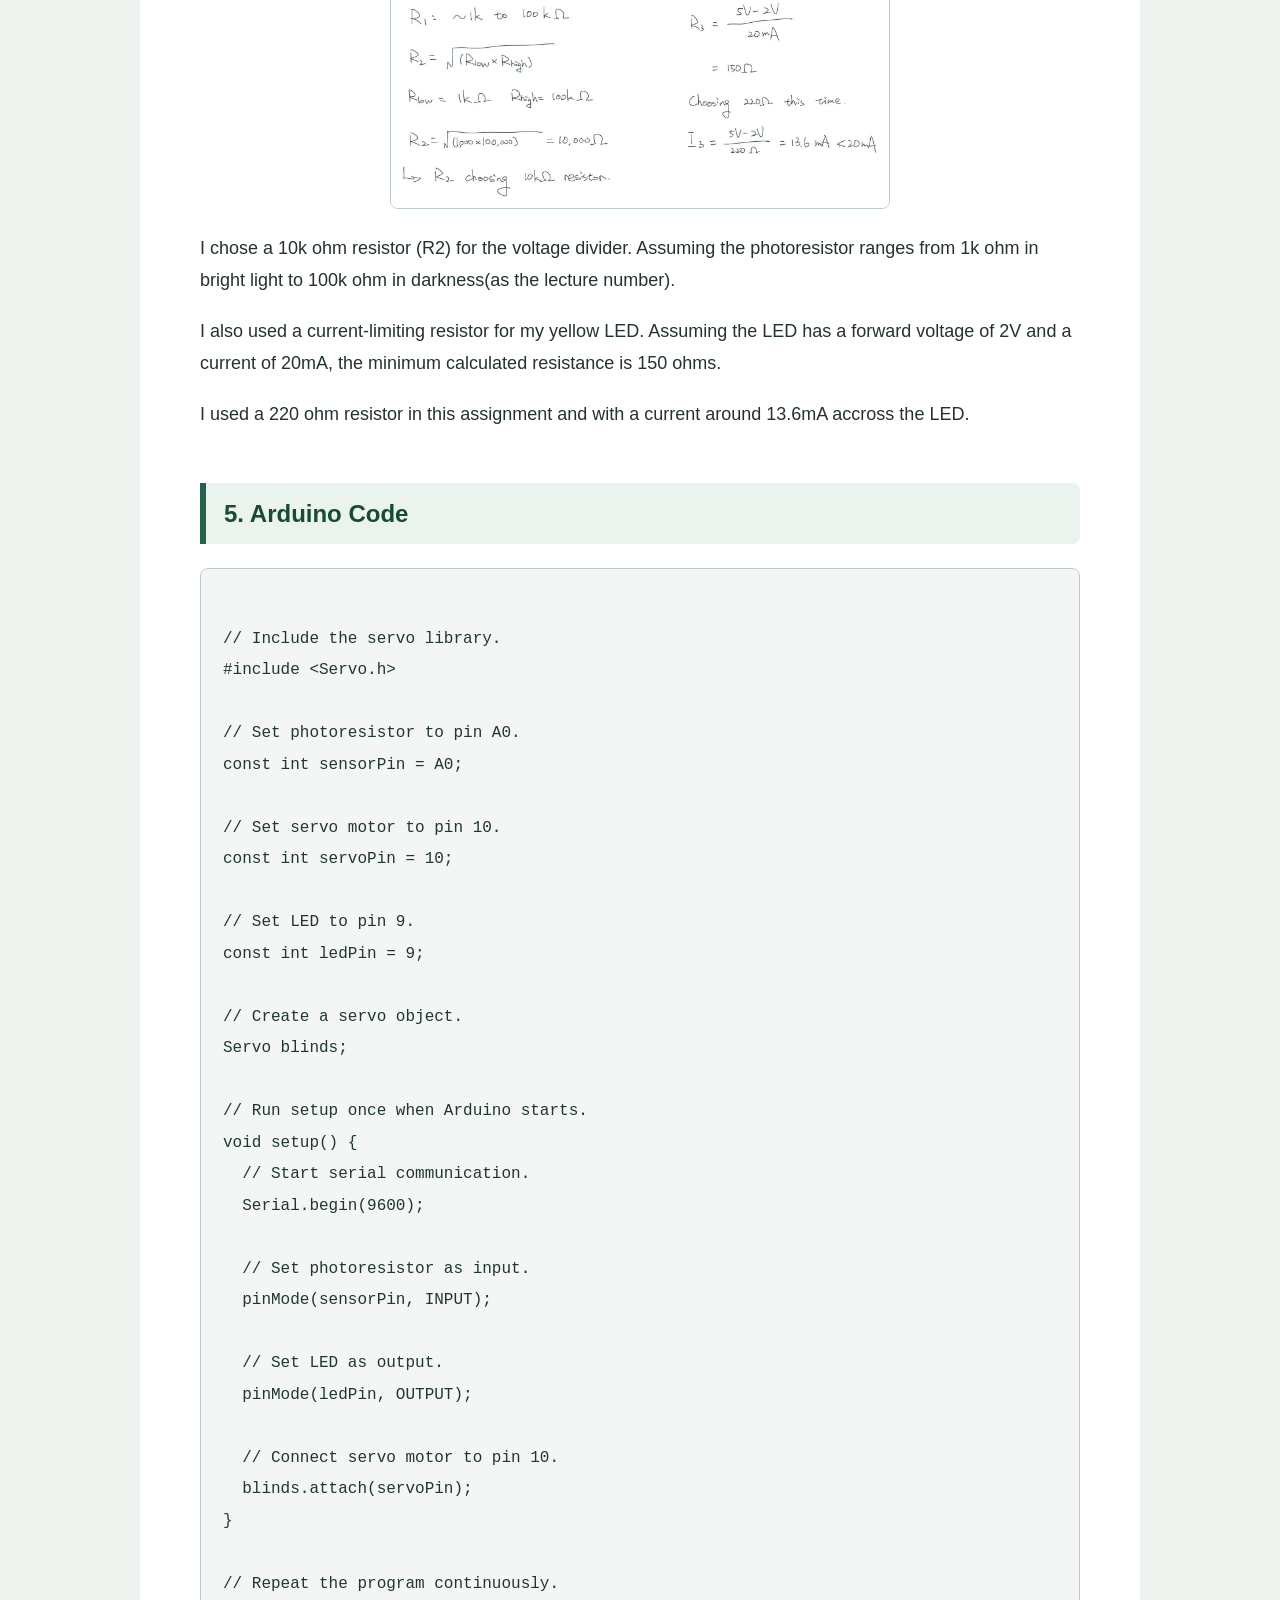
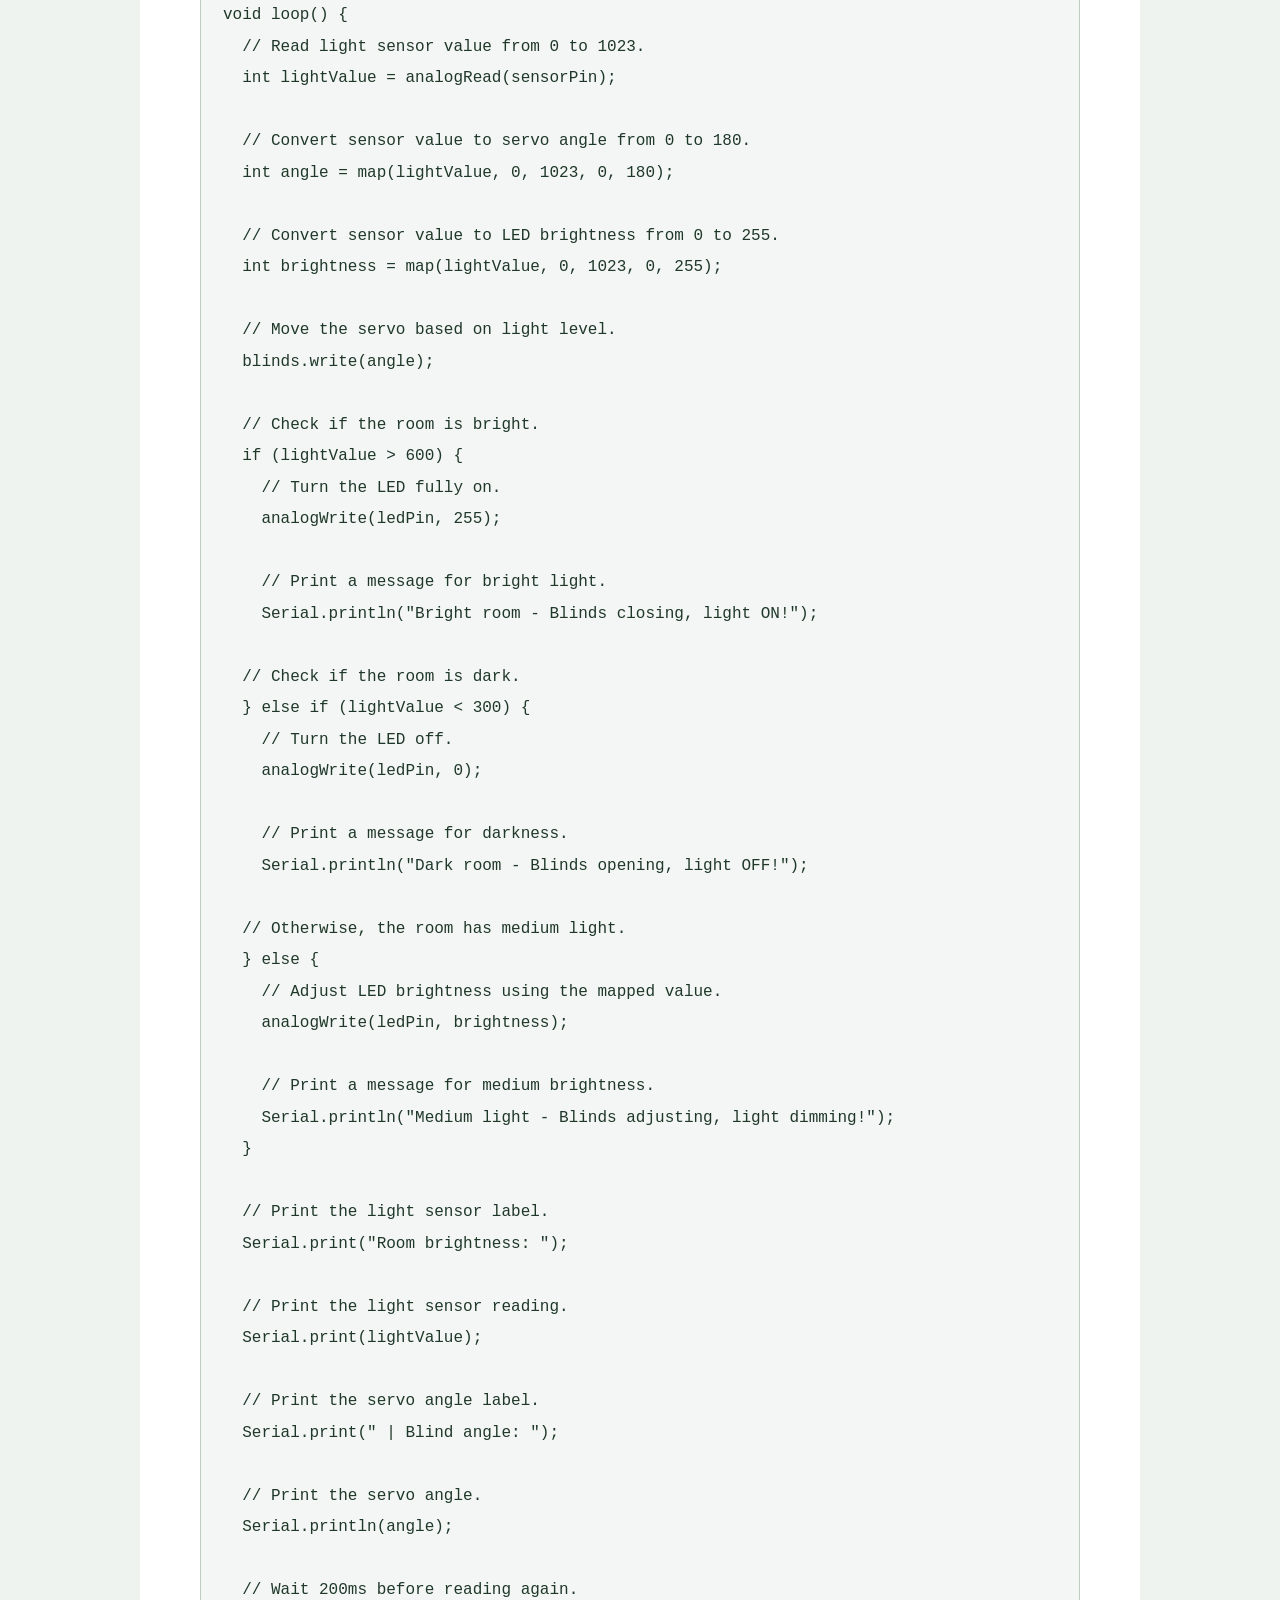
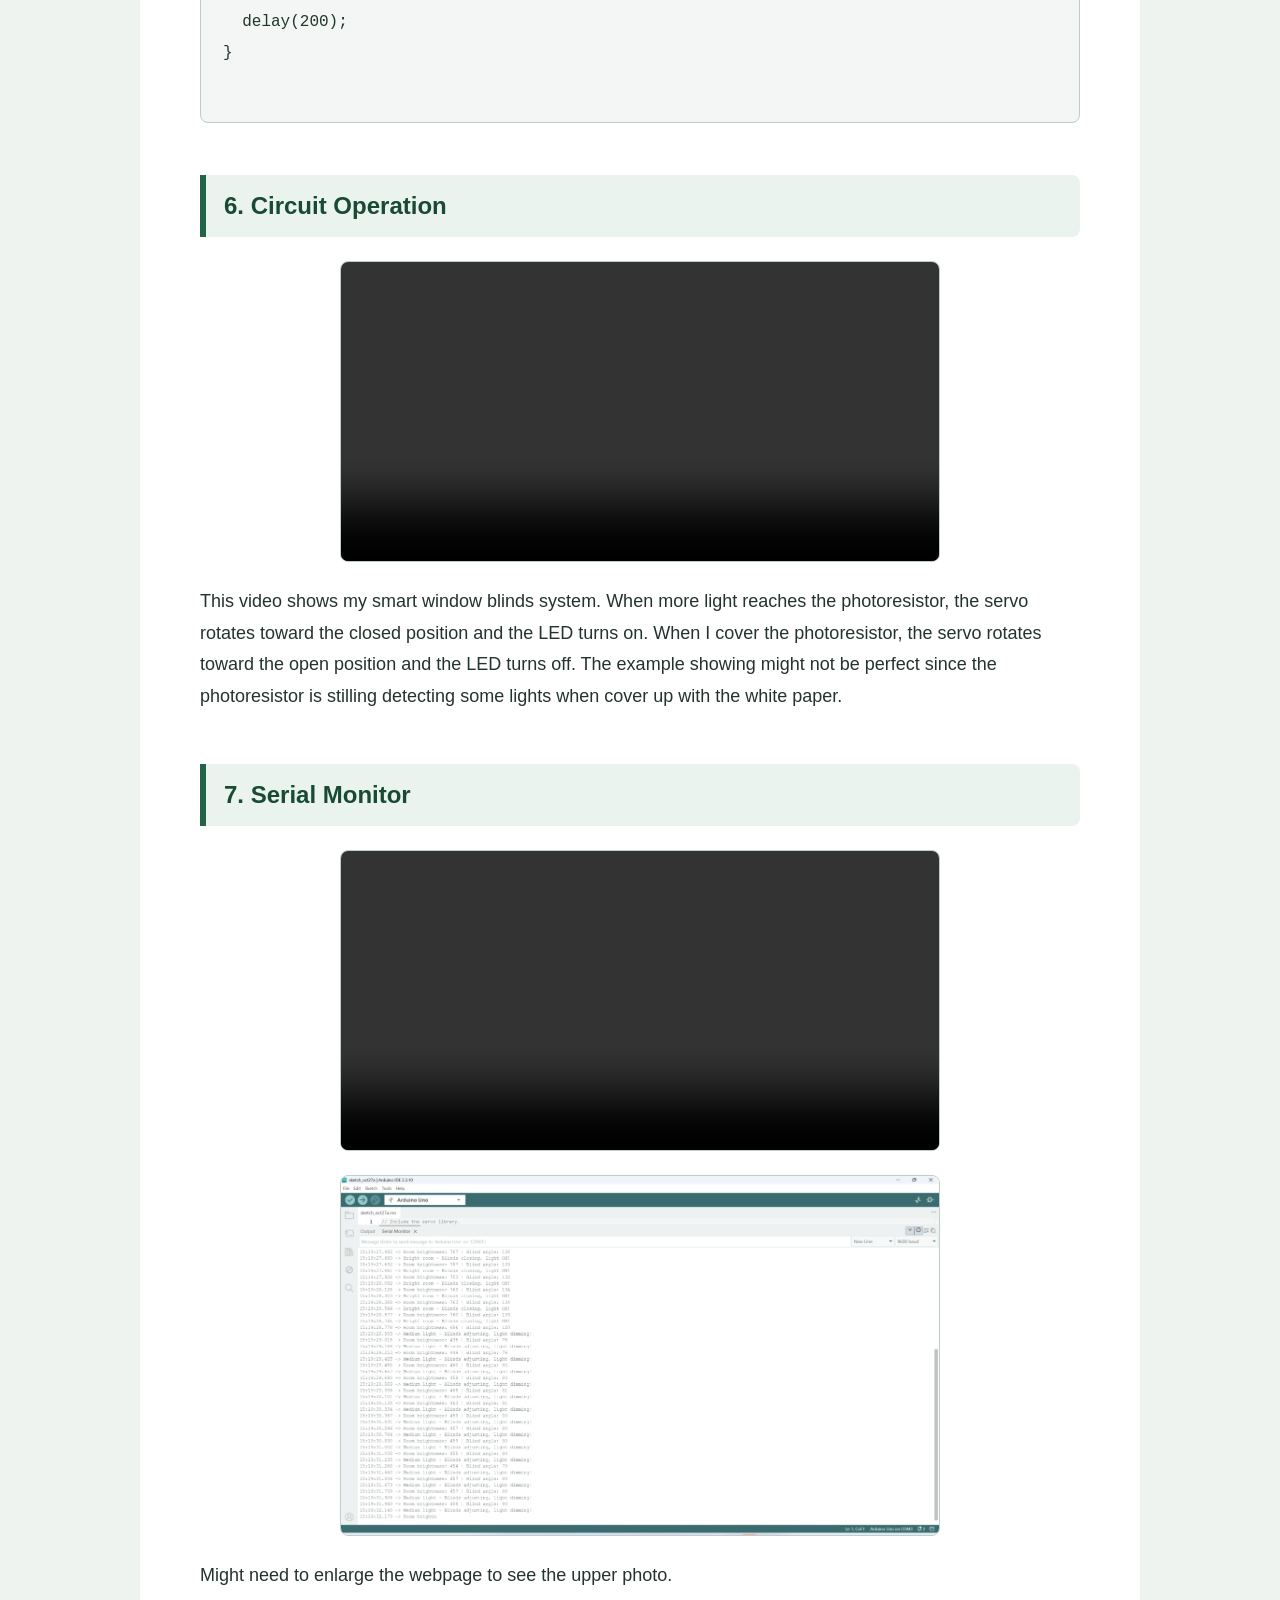
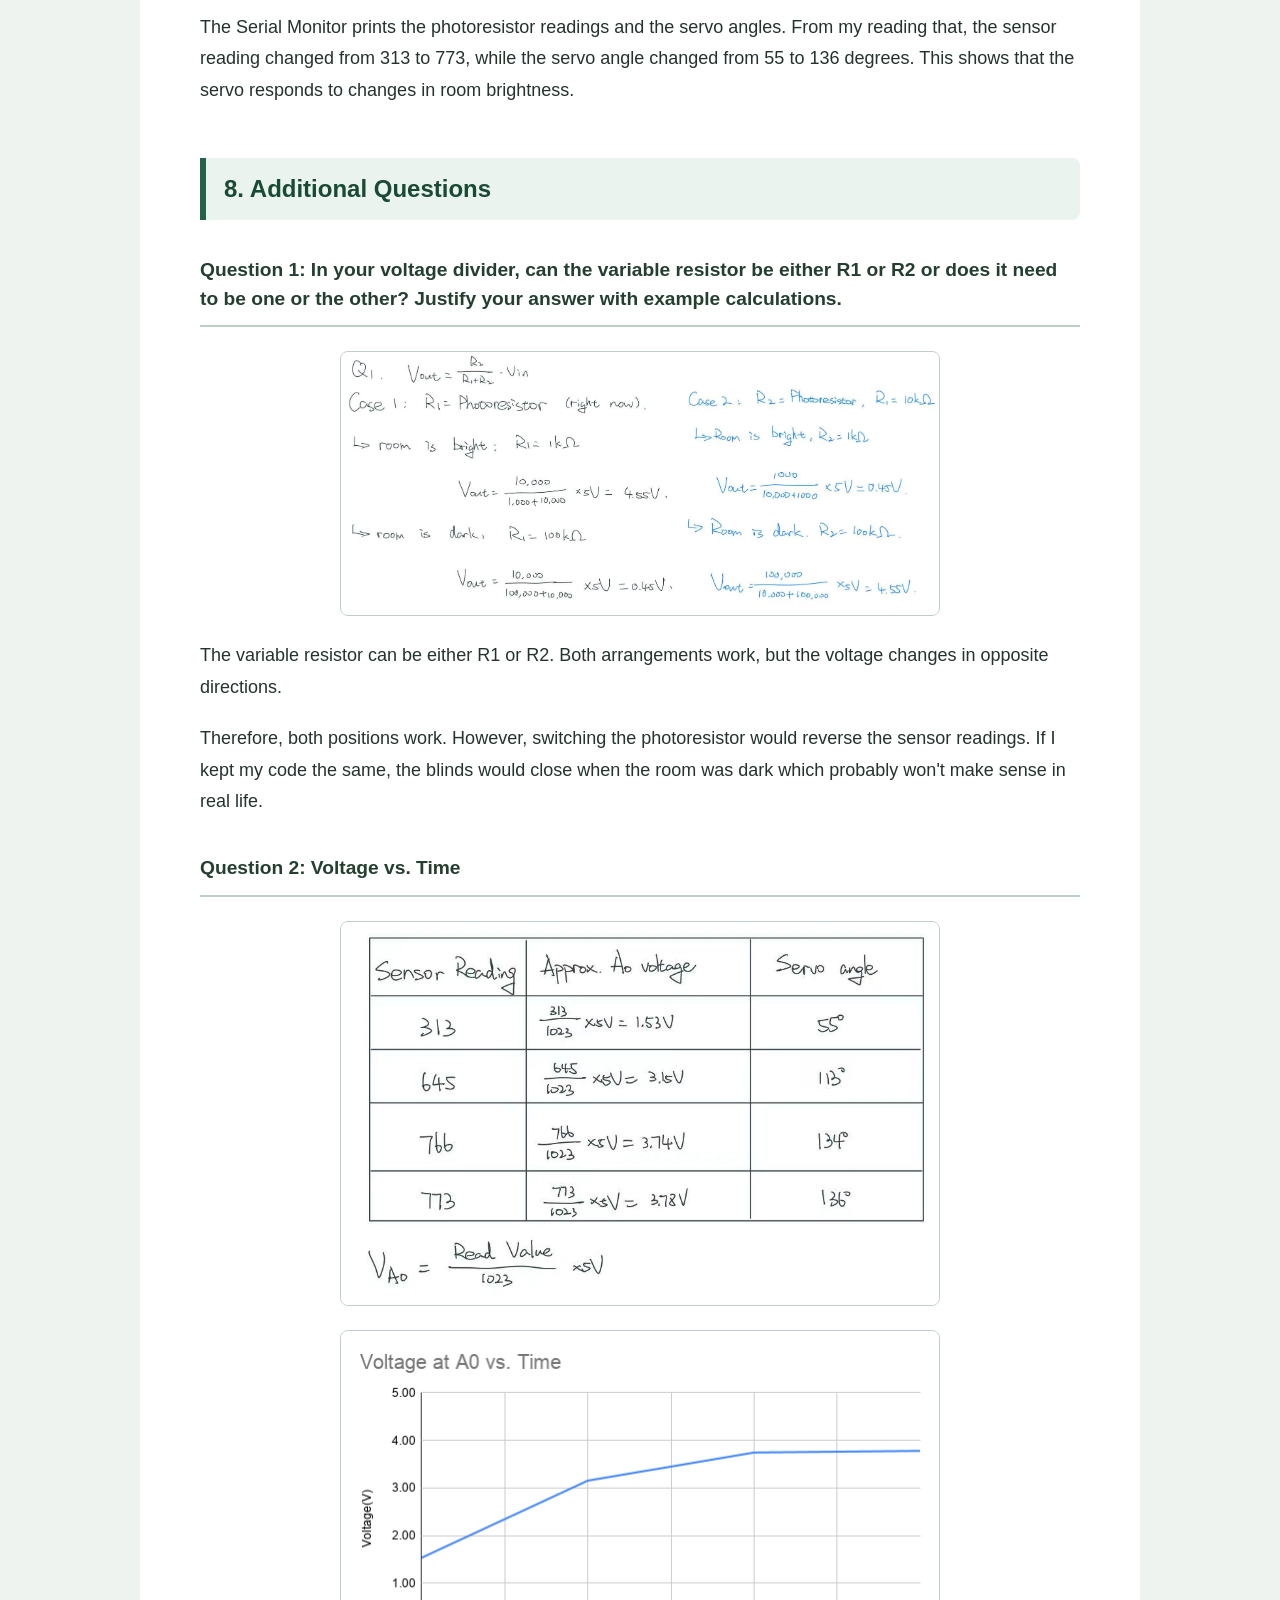
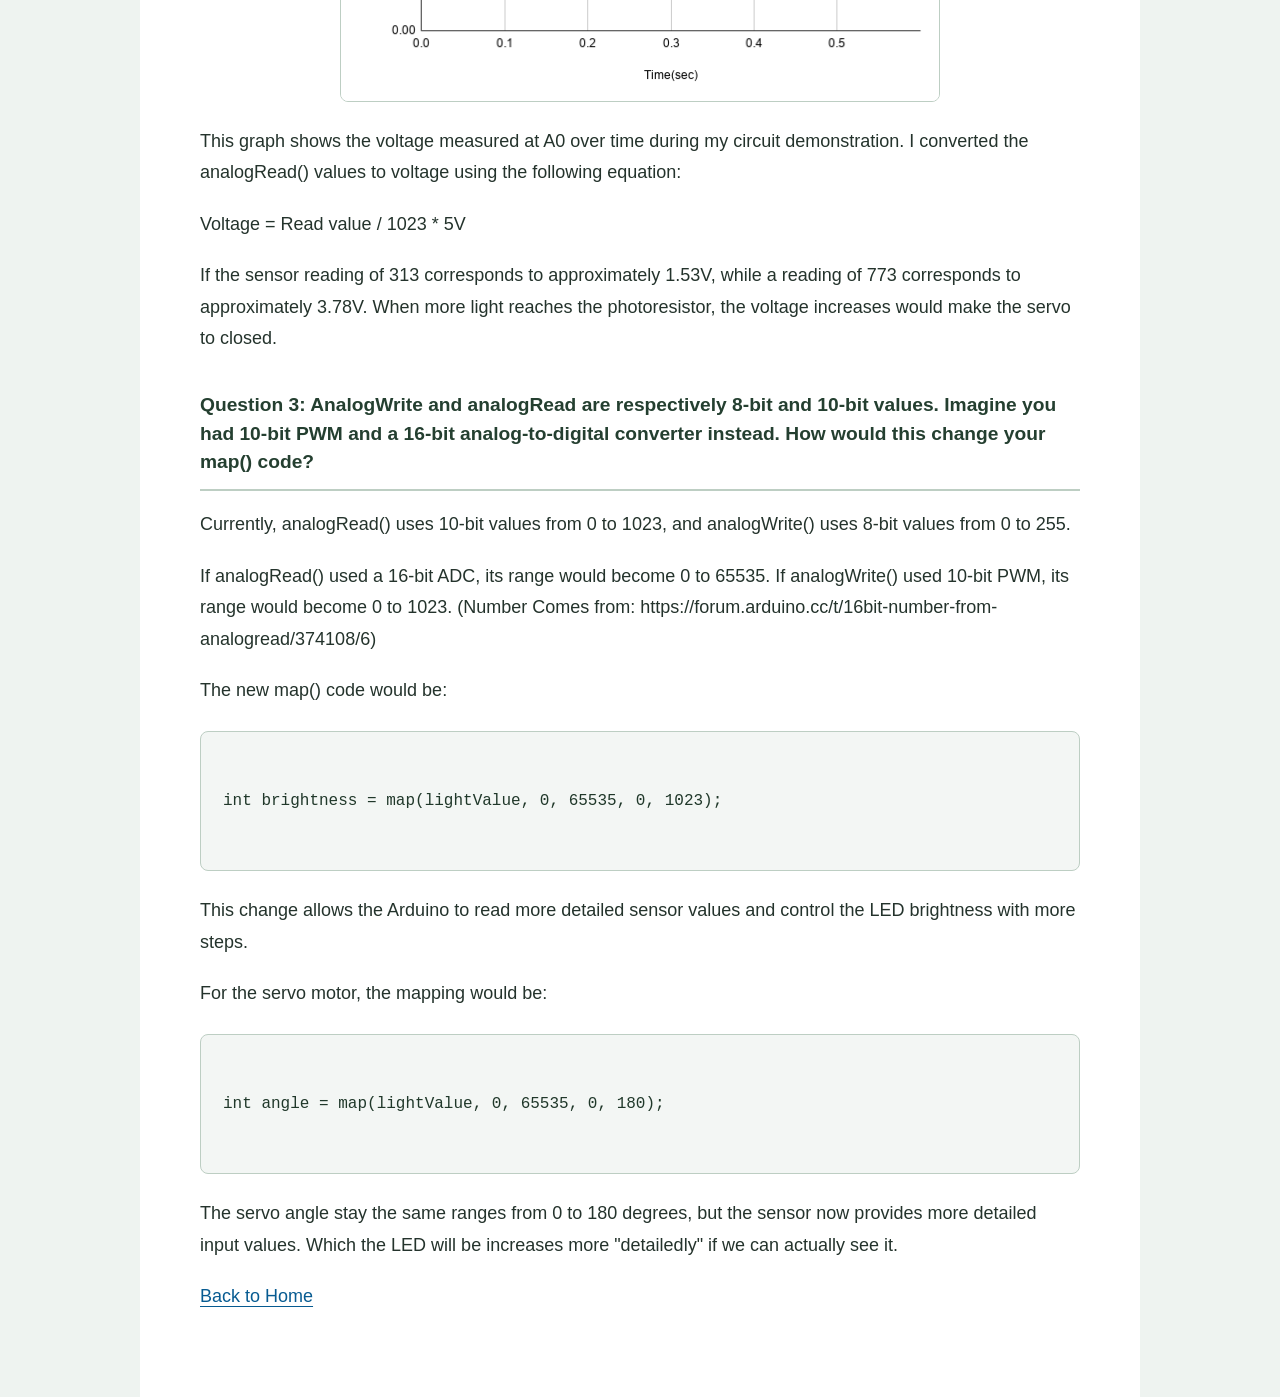
<file: docs/a3.html>
<!DOCTYPE html>
<html>
<head>
  <meta charset="utf-8">
  <meta name="viewport" content="width=device-width, initial-scale=1.0">

  <title>A3: Input Output!</title>

  <link href="style.css" rel="stylesheet">
</head>

<body>

  <h1>A3: Input Output!</h1>

  <h2>1. Project Overview</h2>

  <p>
    For this assignment, I created a "smart" window blinds
    system using a photoresistor, a servo motor, and an yellow LED.
    The photoresistor detects the brightness of the room.
    When the room becomes brighter, the servo motor rotates
    to close the blinds and the LED turns on.
    When the room becomes darker, the servo motor opens
    the blinds and the LED turns off. And since I don't really have
    a blind, so the servo motion pretend the blind's motion.
  </p>


  <h2>2. Schematic</h2>

  <img src="A3/Schematic Photo.jpg" width="600">

  <p>
    This schematic shows my photoresistor, servo motor,
    LED, and resistors. The photoresistor (R1) and
    10k ohm resistor (R2) create a voltage divider.
    Arduino pin A0 reads the voltage between them.
    And servo motor connects to pin ~10.
    The yellow LED connects to pin ~9 with
    a 220 ohm resistor (R3). All components share a common ground.
  </p>


  <h2>3. Circuit</h2>
  <p>
    All of the following picture are showing the same circuit
    since there are so many wires, I just took several different 
    photos with different angles to show the real circuit.
  </p>

  <img src="A3/circuit1.jpg" width="500">
  
  <img src="A3/circuit2.jpg" width="500">
  
  <img src="A3/circuit3.jpg" width="500">

  <img src="A3/circuit4.jpg" width="500">

  <h2>4. Resistor Calculation</h2>

  <img src="A3/Resistor Calculation.jpg" width="500">

  <p>
    I chose a 10k ohm resistor (R2) for the
    voltage divider. Assuming the photoresistor
    ranges from 1k ohm in bright light to
    100k ohm in darkness(as the lecture number).
  </p>

  <p>
    I also used a current-limiting resistor
    for my yellow LED. Assuming the LED has a
    forward voltage of 2V and a current of 20mA,
    the minimum calculated resistance is 150 ohms.
  </p>

  <p>
    I used a 220 ohm resistor in this assignment and with 
    a current around 13.6mA accross the LED.
  </p>


  <h2>5. Arduino Code</h2>

  <pre><code>
// Include the servo library.
#include &lt;Servo.h&gt;

// Set photoresistor to pin A0.
const int sensorPin = A0;

// Set servo motor to pin 10.
const int servoPin = 10;

// Set LED to pin 9.
const int ledPin = 9;

// Create a servo object.
Servo blinds;

// Run setup once when Arduino starts.
void setup() {
  // Start serial communication.
  Serial.begin(9600);

  // Set photoresistor as input.
  pinMode(sensorPin, INPUT);

  // Set LED as output.
  pinMode(ledPin, OUTPUT);

  // Connect servo motor to pin 10.
  blinds.attach(servoPin);
}

// Repeat the program continuously.
void loop() {
  // Read light sensor value from 0 to 1023.
  int lightValue = analogRead(sensorPin);

  // Convert sensor value to servo angle from 0 to 180.
  int angle = map(lightValue, 0, 1023, 0, 180);

  // Convert sensor value to LED brightness from 0 to 255.
  int brightness = map(lightValue, 0, 1023, 0, 255);

  // Move the servo based on light level.
  blinds.write(angle);

  // Check if the room is bright.
  if (lightValue > 600) {
    // Turn the LED fully on.
    analogWrite(ledPin, 255);

    // Print a message for bright light.
    Serial.println("Bright room - Blinds closing, light ON!");

  // Check if the room is dark.
  } else if (lightValue < 300) {
    // Turn the LED off.
    analogWrite(ledPin, 0);

    // Print a message for darkness.
    Serial.println("Dark room - Blinds opening, light OFF!");

  // Otherwise, the room has medium light.
  } else {
    // Adjust LED brightness using the mapped value.
    analogWrite(ledPin, brightness);

    // Print a message for medium brightness.
    Serial.println("Medium light - Blinds adjusting, light dimming!");
  }

  // Print the light sensor label.
  Serial.print("Room brightness: ");

  // Print the light sensor reading.
  Serial.print(lightValue);

  // Print the servo angle label.
  Serial.print(" | Blind angle: ");

  // Print the servo angle.
  Serial.println(angle);

  // Wait 200ms before reading again.
  delay(200);
}
  </code></pre>


  <h2>6. Circuit Operation</h2>

  <video width="600" controls preload="metadata">
    <source src="A3/operation.mp4" type="video/mp4">
  </video>

  <p>
    This video shows my smart window blinds system.
    When more light reaches the photoresistor,
    the servo rotates toward the closed position
    and the LED turns on.

    When I cover the photoresistor,
    the servo rotates toward the open position
    and the LED turns off.

    The example showing might not be perfect since the photoresistor
    is stilling detecting some lights when cover up with the white paper.
  </p>


  <h2>7. Serial Monitor</h2>

  <video width="600" controls>
    <source src="A3/Serial Monitor.mp4" type="video/mp4">
  </video>

  <img src="A3/example serial monitor.png" width="600">
  <p>
    Might need to enlarge the webpage to see the upper photo.
  </p>

  <p>
    The Serial Monitor prints the photoresistor
    readings and the servo angles.

    From my reading that, the sensor reading changed
    from 313 to 773, while the servo angle
    changed from 55 to 136 degrees.

    This shows that the servo responds
    to changes in room brightness.
  </p>


  <h2>8. Additional Questions</h2>

  <h3>Question 1: In your voltage divider, can the variable resistor be either R1 or R2 or does it need to be one or the other? Justify your answer with example calculations.</h3>

  <img src="A3/Q1 Calculation.jpg" width="600">
  <p>
    The variable resistor can be either R1 or R2.
    Both arrangements work, but the voltage changes
    in opposite directions.
  </p>

  <p>
    Therefore, both positions work.
    However, switching the photoresistor would reverse the sensor readings.
    If I kept my code the same, the blinds would close when the room was dark 
    which probably won't make sense in real life.
  </p>


  <h3>Question 2: Voltage vs. Time</h3>

  <img src="A3/Voltage at A0 calculation.jpg" width="600">

  <img src="A3/Voltage at A0 vs. Time.png" width="600">

  <p>
    This graph shows the voltage measured
    at A0 over time during my circuit demonstration.

    I converted the analogRead() values to voltage
    using the following equation:
  </p>

  <p>
    Voltage = Read value / 1023 * 5V
  </p>

  <p>
    If the sensor reading of 313 
    corresponds to approximately 1.53V,
    while a reading of 773 corresponds
    to approximately 3.78V.

    When more light reaches the photoresistor,
    the voltage increases would make the servo to closed.
  </p>


  <h3>Question 3: AnalogWrite and analogRead are respectively 8-bit and 10-bit values. Imagine you had 10-bit PWM and a 16-bit analog-to-digital converter instead. How would this change your map() code?</h3>

  <p>
    Currently, analogRead() uses 10-bit values
    from 0 to 1023, and analogWrite() uses
    8-bit values from 0 to 255.
  </p>

  <p>
    If analogRead() used a 16-bit ADC,
    its range would become 0 to 65535.
    If analogWrite() used 10-bit PWM,
    its range would become 0 to 1023.
    (Number Comes from: https://forum.arduino.cc/t/16bit-number-from-analogread/374108/6)
  </p>

  <p>
    The new map() code would be:
  </p>

  <pre><code>
int brightness = map(lightValue, 0, 65535, 0, 1023);
  </code></pre>

  <p>
    This change allows the Arduino to read
    more detailed sensor values and control
    the LED brightness with more steps.
  </p>

  <p>
    For the servo motor, the mapping would be:
  </p>

  <pre><code>
int angle = map(lightValue, 0, 65535, 0, 180);
  </code></pre>

  <p>
    The servo angle stay the same ranges from 0 to 180 degrees,
    but the sensor now provides more detailed input values.
    Which the LED will be increases more "detailedly" if we 
    can actually see it.
  </p>


  <p><a href="index.html">Back to Home</a></p>

</body>
</html>
</file>
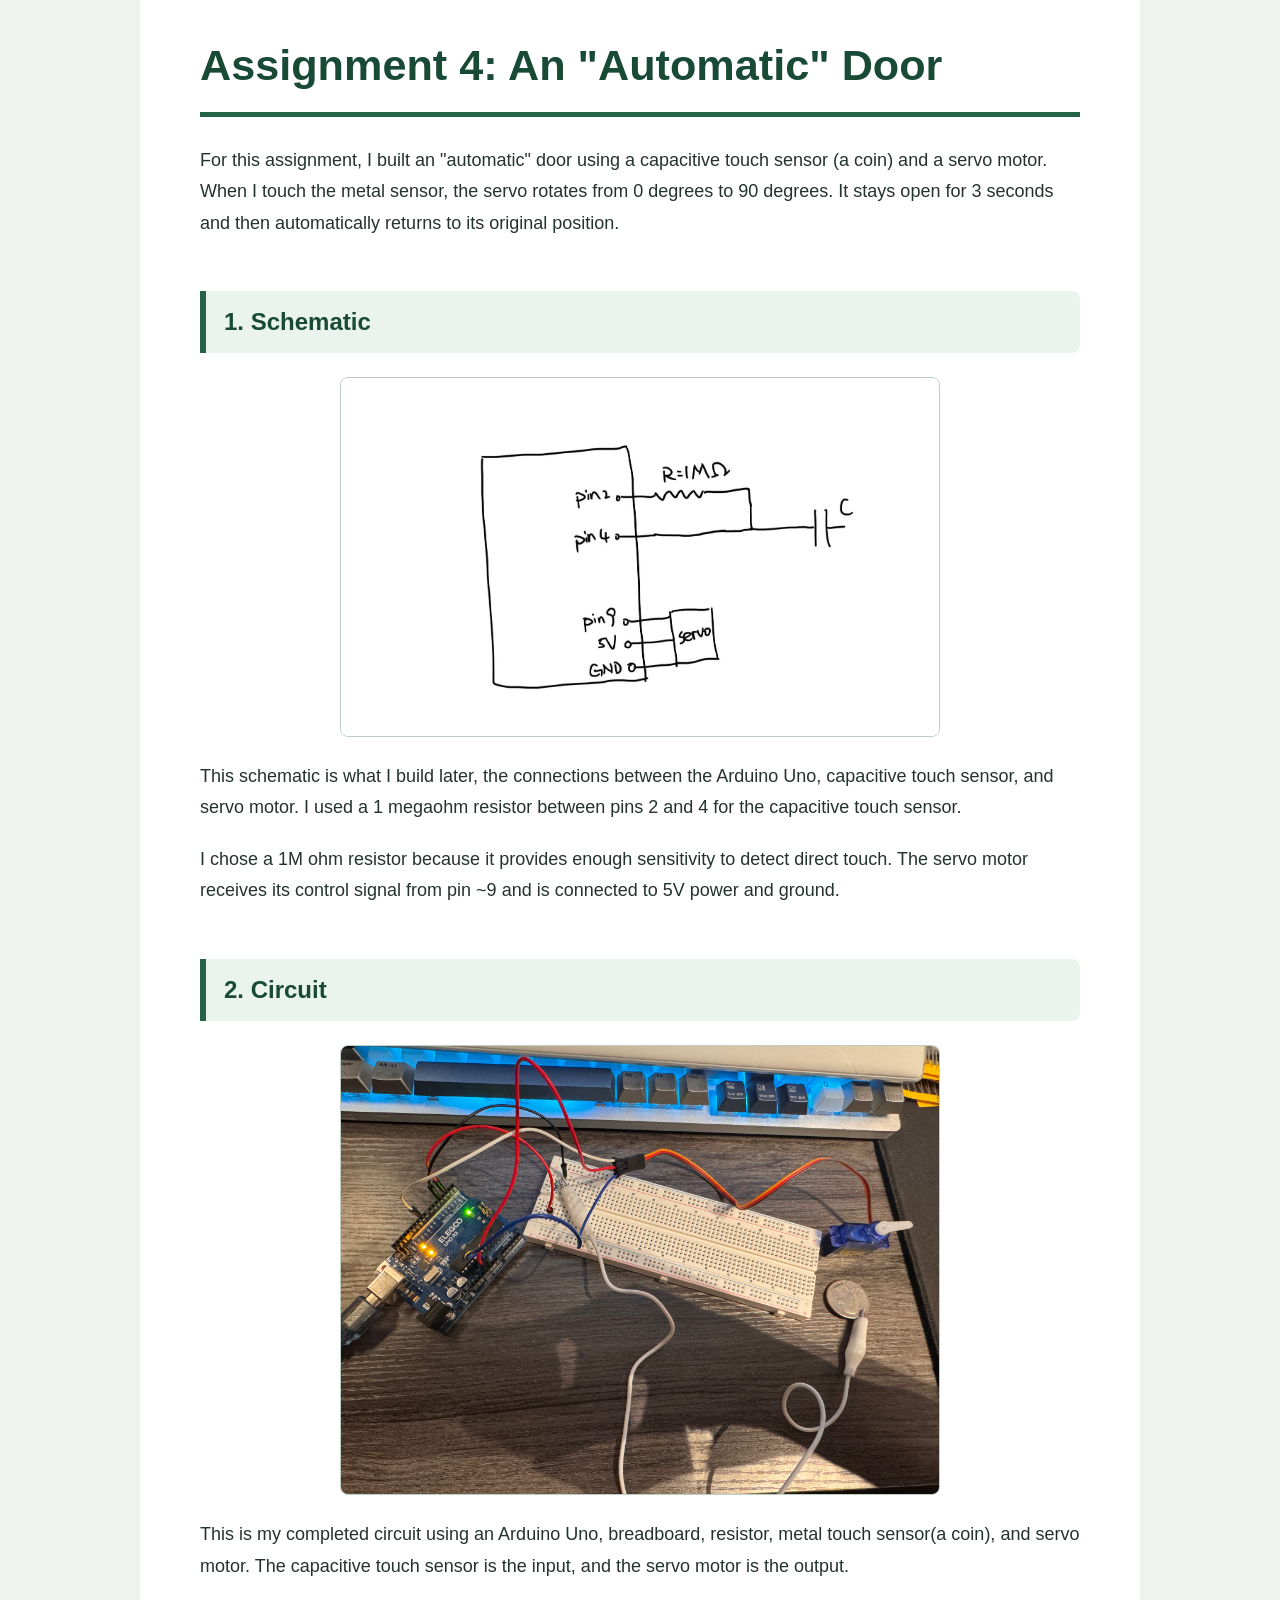
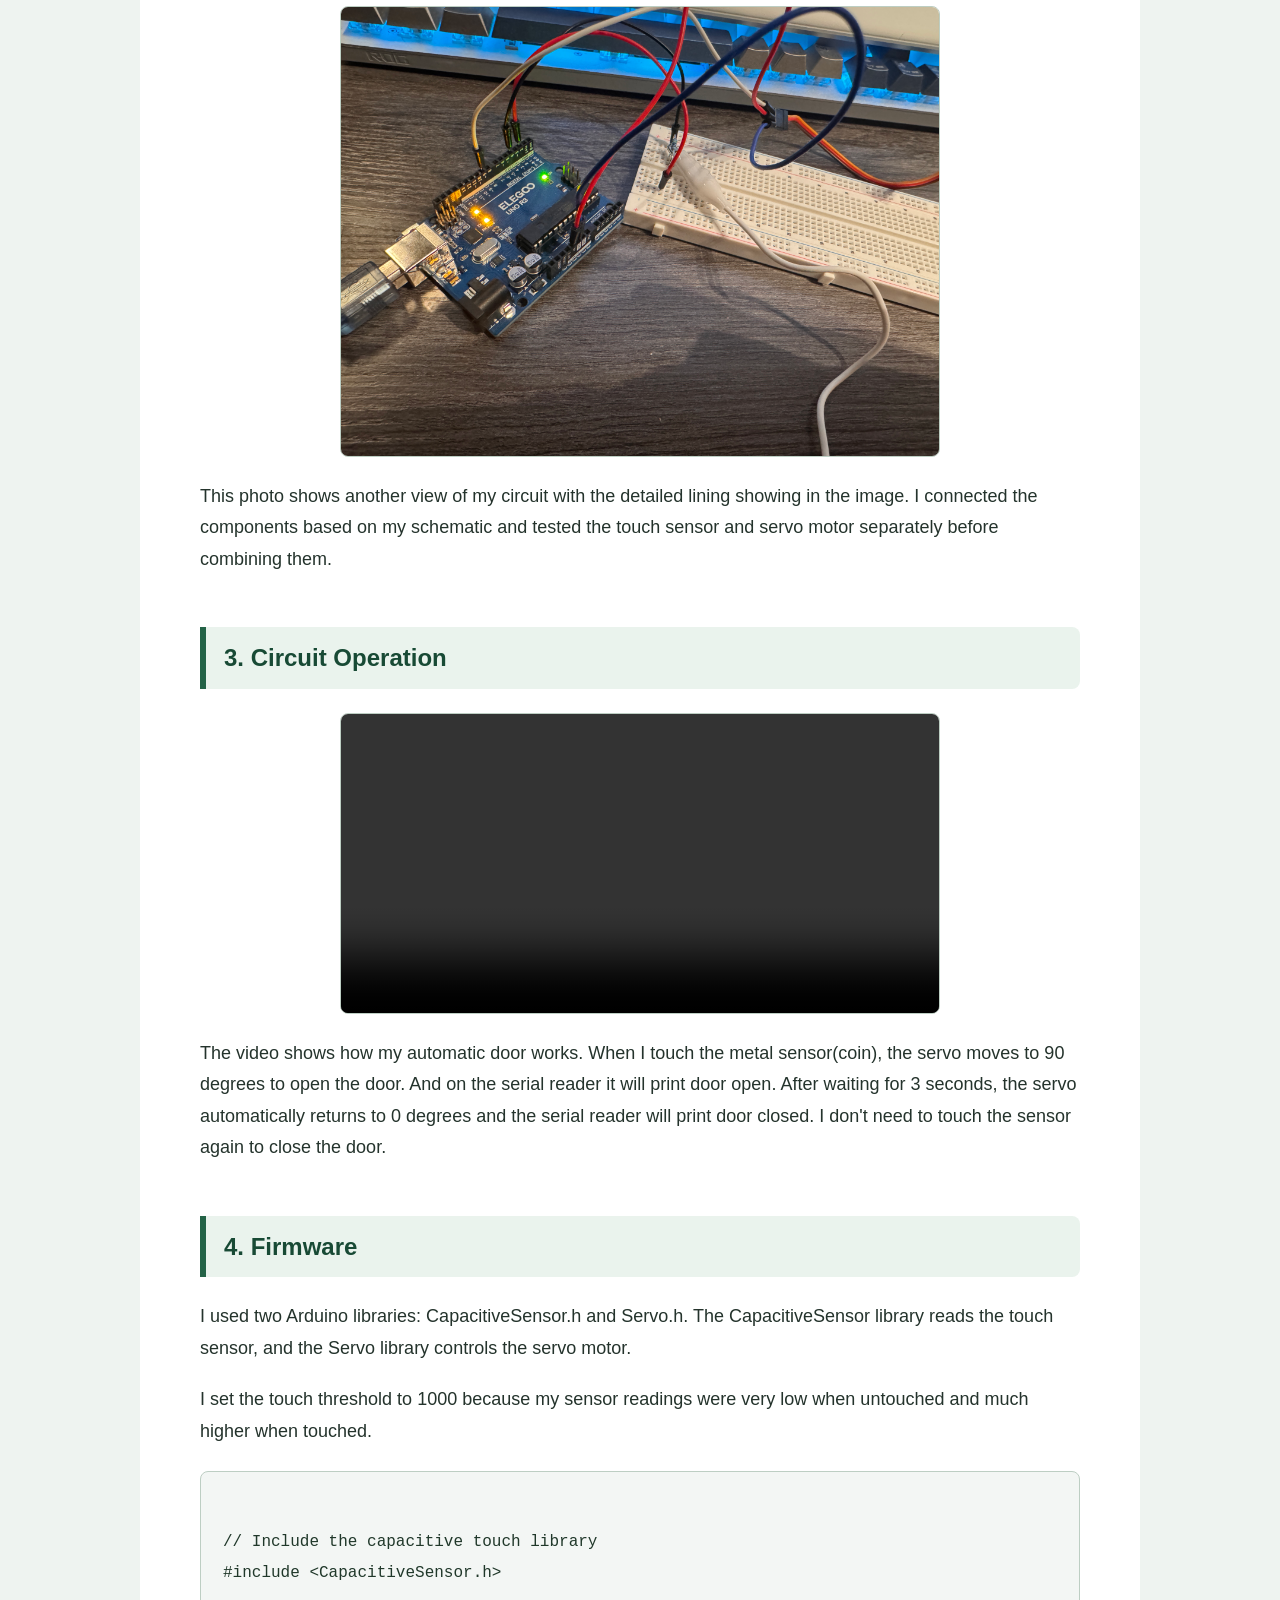
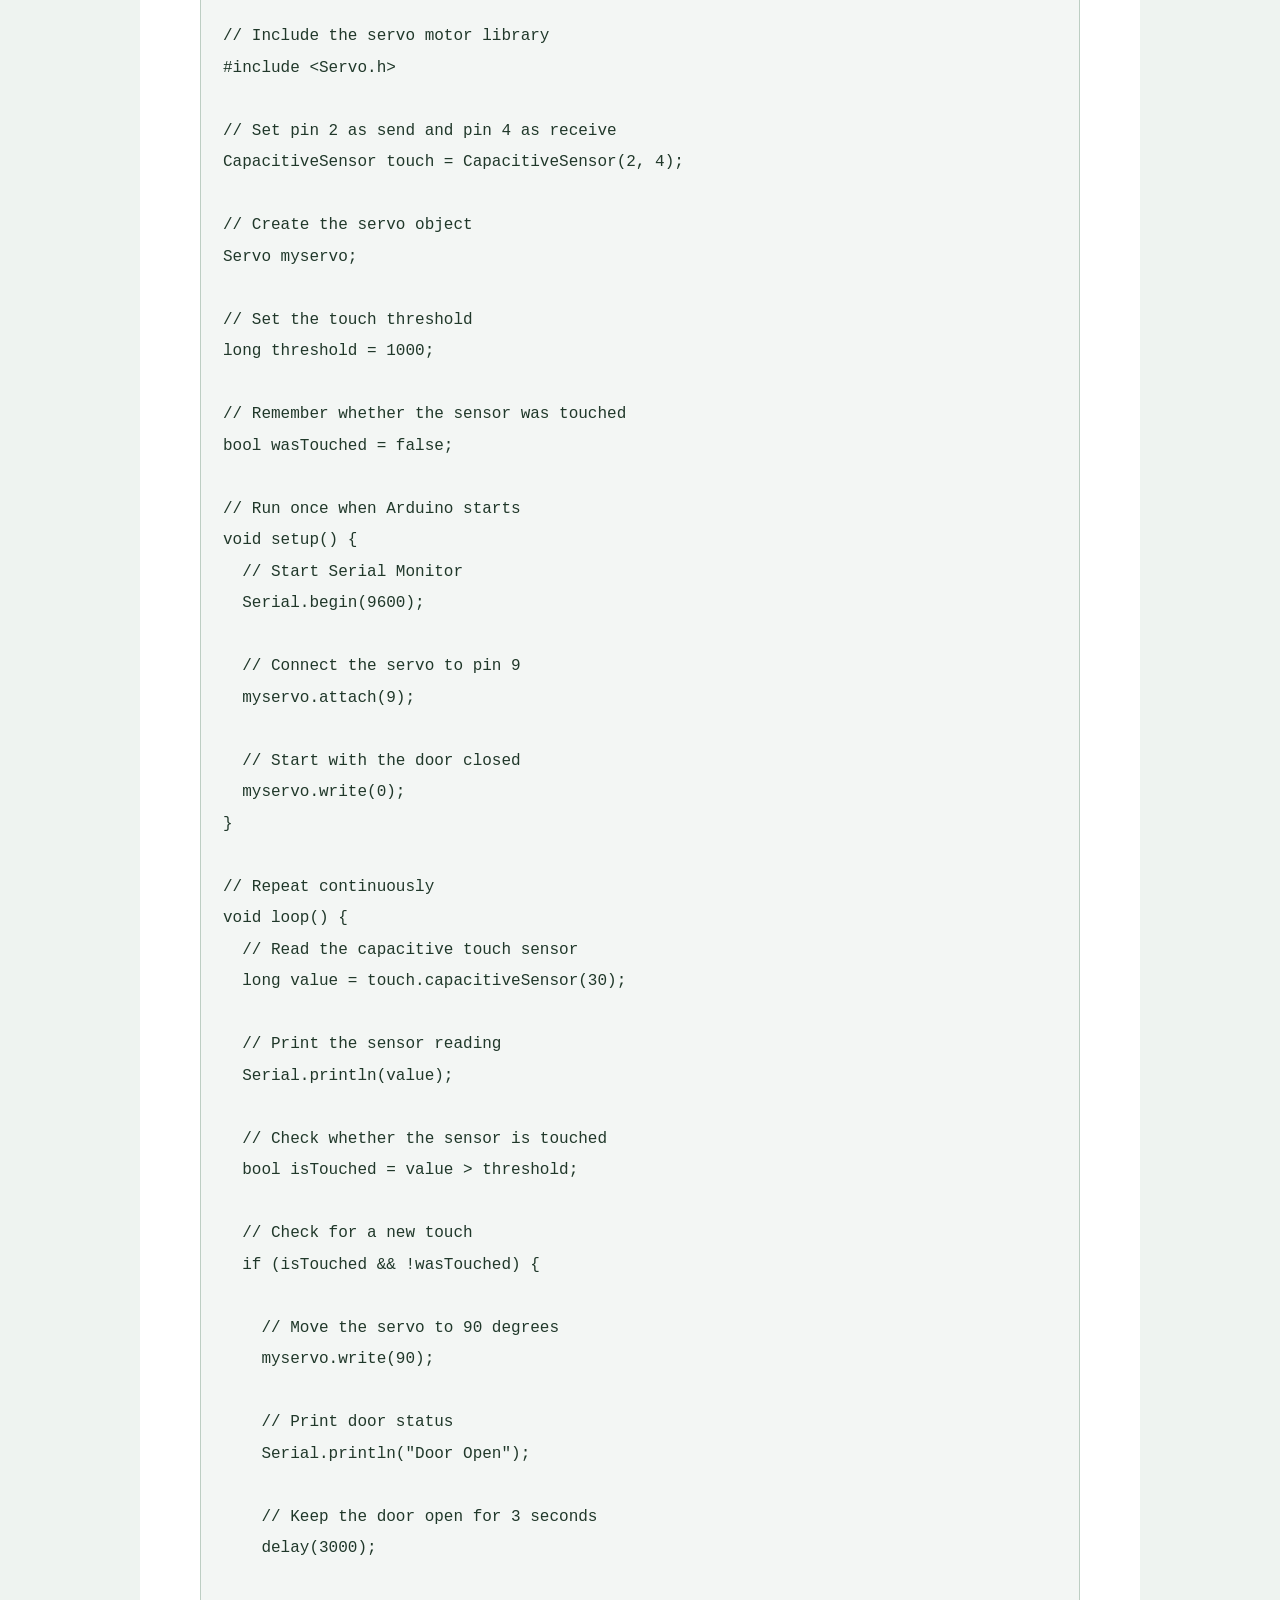
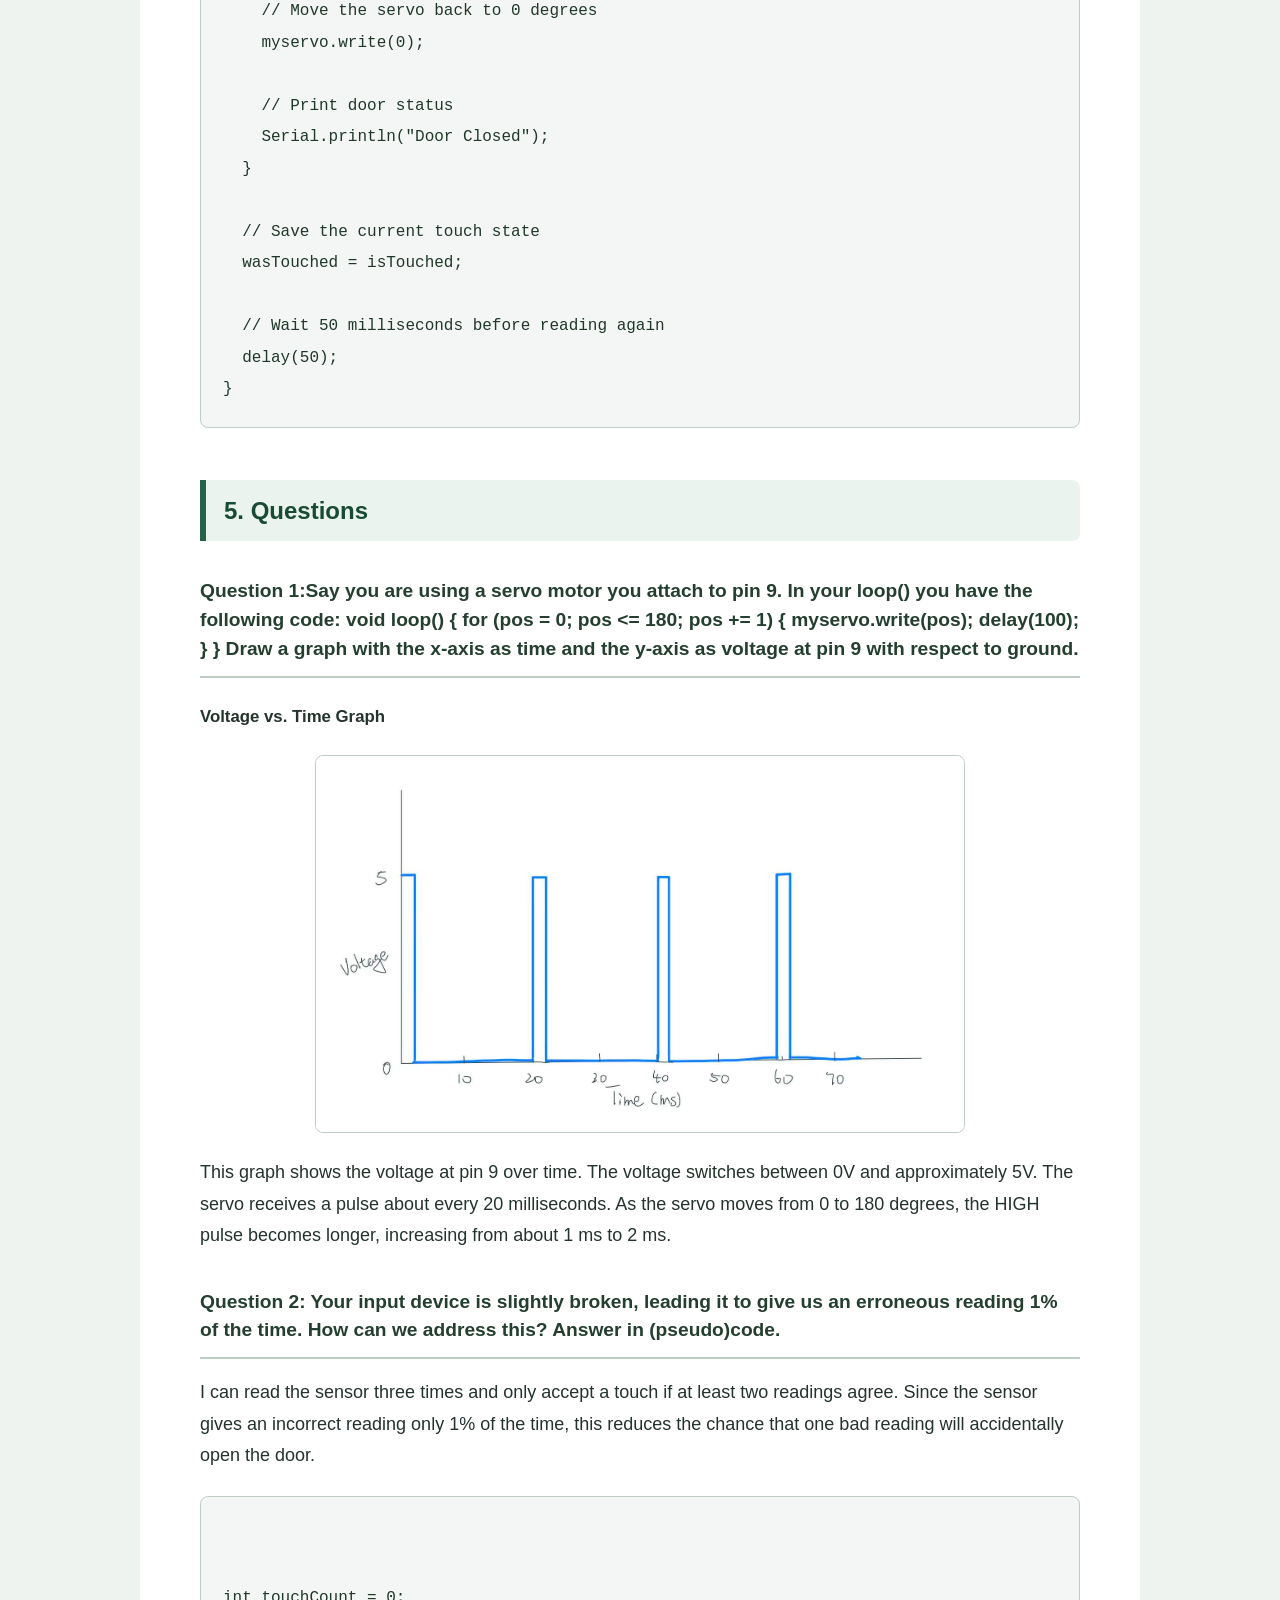
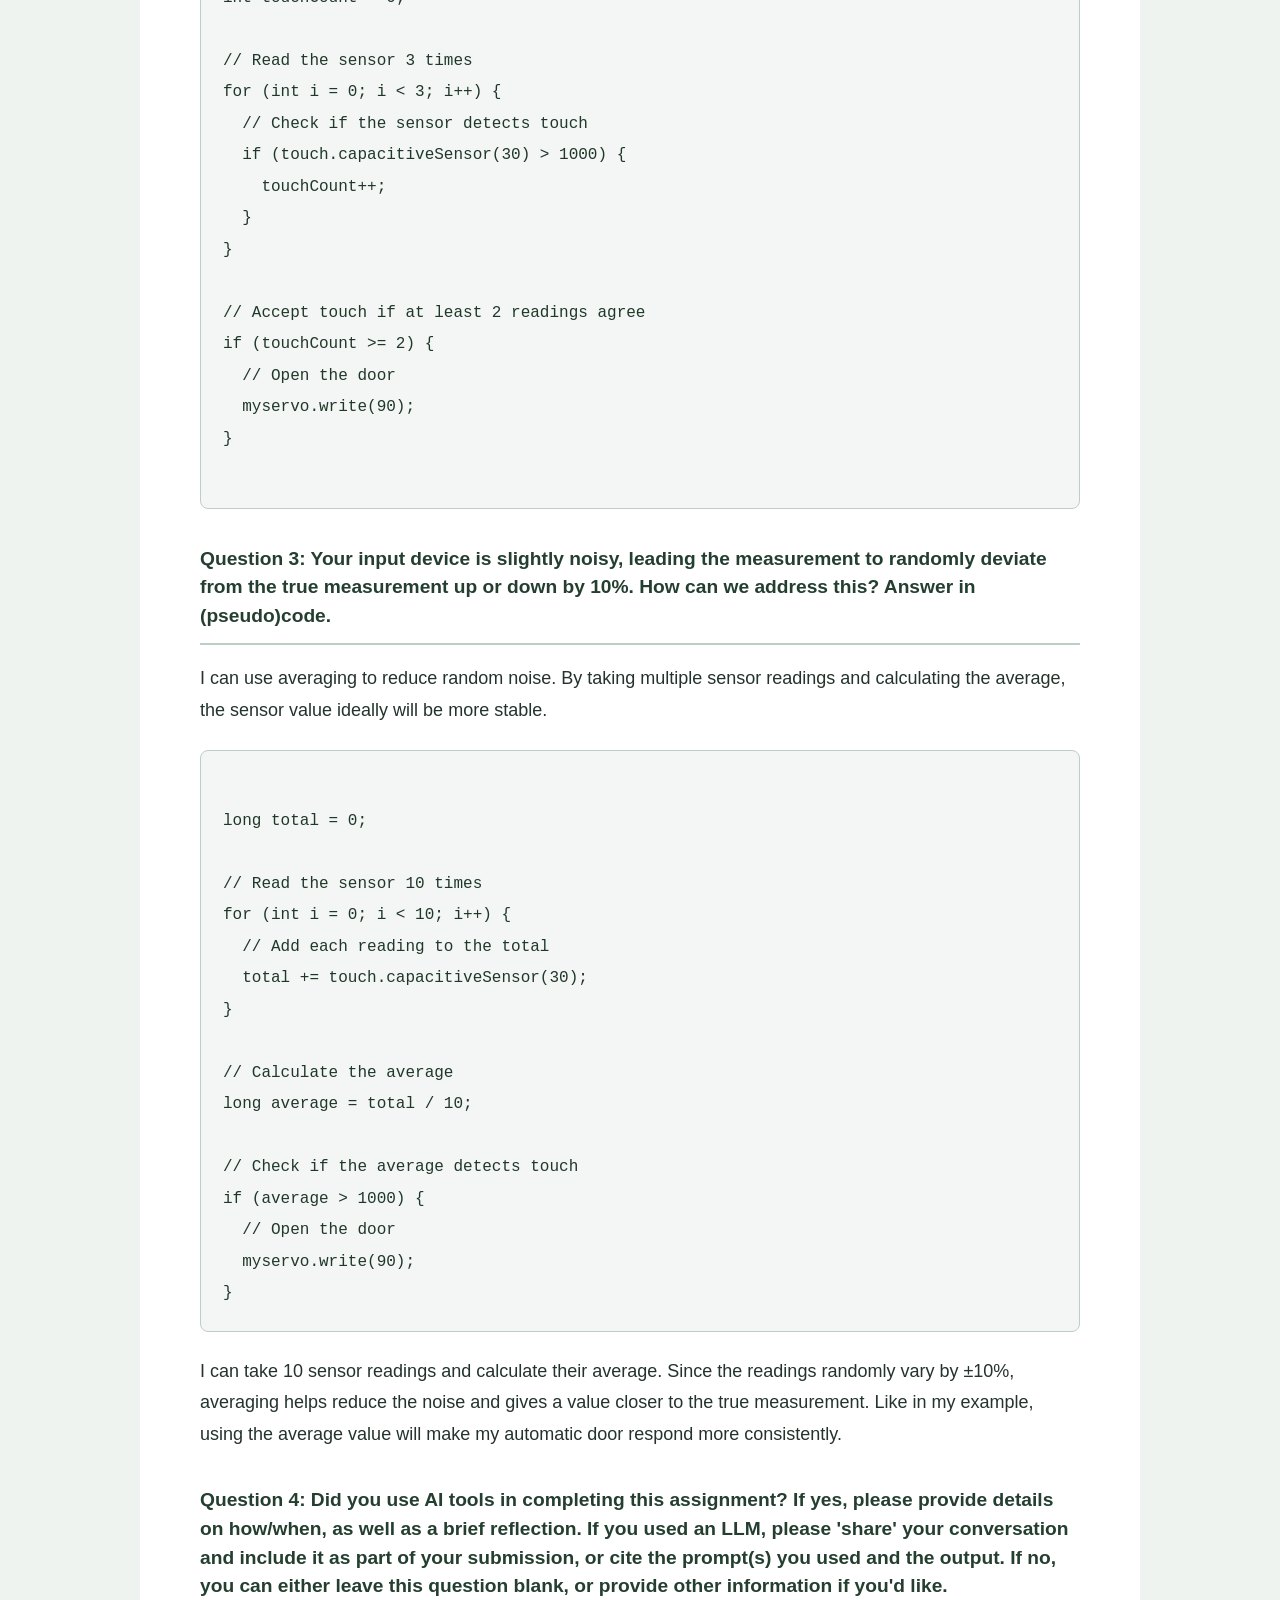
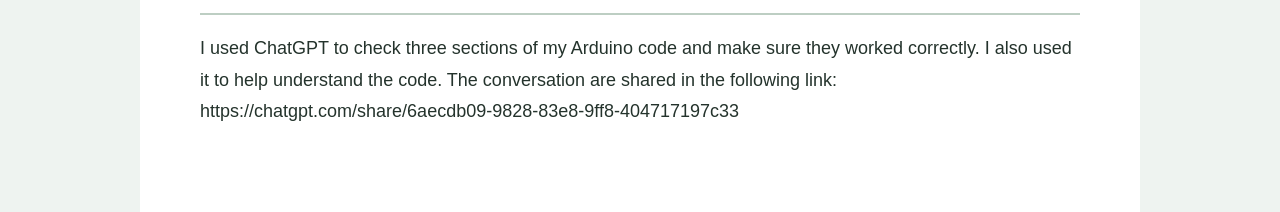
<file: docs/a4.html>
<!DOCTYPE html>
<html>
<head>
  <meta charset="utf-8">
  <meta name="viewport" content="width=device-width, initial-scale=1.0">

  <title>Assignment 4 - libraries</title>
  <link href="style.css" rel="stylesheet">
</head>

<body>

<h1>Assignment 4: An "Automatic" Door</h1>

<p>
  For this assignment, I built an "automatic" door using
  a capacitive touch sensor (a coin) and a servo motor.
  When I touch the metal sensor, the servo rotates
  from 0 degrees to 90 degrees. It stays open for
  3 seconds and then automatically returns to
  its original position.
</p>

<h2>1. Schematic</h2>

<img src="A4/Schematic.jpg" width="600">

<p>
  This schematic is what I build later, the connections between the
  Arduino Uno, capacitive touch sensor, and servo motor.
  I used a 1 megaohm resistor between pins 2 and 4
  for the capacitive touch sensor. 
</p>

<p>
  I chose a 1M ohm resistor because it provides
  enough sensitivity to detect direct touch.
  The servo motor receives its control signal from
  pin ~9 and is connected to 5V power and ground.
</p>

<h2>2. Circuit</h2>

<img src="A4/Circuit1.jpg" width="600">

<p>
  This is my completed circuit using an Arduino Uno,
  breadboard, resistor, metal touch sensor(a coin), and servo
  motor. The capacitive touch sensor is the input,
  and the servo motor is the output.
</p>

<img src="A4/Circuit2.jpg" width="600">

<p>
  This photo shows another view of my circuit with the detailed
  lining showing in the image. I connected the components based on my schematic
  and tested the touch sensor and servo motor separately before combining them.
</p>

<h2>3. Circuit Operation</h2>

<video width="600" controls>
  <source src="A4/operation.mp4" type="video/mp4">
</video>

<p>
  The video shows how my automatic door works.
  When I touch the metal sensor(coin), the servo moves
  to 90 degrees to open the door. And on the serial reader
  it will print door open. After waiting
  for 3 seconds, the servo automatically returns
  to 0 degrees and the serial reader will print door closed.
  I don't need to touch the sensor again to close the door.
</p>

<h2>4. Firmware</h2>

<p>
  I used two Arduino libraries: CapacitiveSensor.h
  and Servo.h. The CapacitiveSensor library reads
  the touch sensor, and the Servo library controls
  the servo motor.
</p>

<p>
  I set the touch threshold to 1000 because my
  sensor readings were very low when untouched
  and much higher when touched. 
</p>

<pre><code>
// Include the capacitive touch library
#include &lt;CapacitiveSensor.h&gt;

// Include the servo motor library
#include &lt;Servo.h&gt;

// Set pin 2 as send and pin 4 as receive
CapacitiveSensor touch = CapacitiveSensor(2, 4);

// Create the servo object
Servo myservo;

// Set the touch threshold
long threshold = 1000;

// Remember whether the sensor was touched
bool wasTouched = false;

// Run once when Arduino starts
void setup() {
  // Start Serial Monitor
  Serial.begin(9600);

  // Connect the servo to pin 9
  myservo.attach(9);

  // Start with the door closed
  myservo.write(0);
}

// Repeat continuously
void loop() {
  // Read the capacitive touch sensor
  long value = touch.capacitiveSensor(30);

  // Print the sensor reading
  Serial.println(value);

  // Check whether the sensor is touched
  bool isTouched = value &gt; threshold;

  // Check for a new touch
  if (isTouched &amp;&amp; !wasTouched) {

    // Move the servo to 90 degrees
    myservo.write(90);

    // Print door status
    Serial.println("Door Open");

    // Keep the door open for 3 seconds
    delay(3000);

    // Move the servo back to 0 degrees
    myservo.write(0);

    // Print door status
    Serial.println("Door Closed");
  }

  // Save the current touch state
  wasTouched = isTouched;

  // Wait 50 milliseconds before reading again
  delay(50);
}
</code></pre>

<h2>5. Questions</h2>

<h3>Question 1:Say you are using a servo motor you attach to pin 9. In your loop() you have the following code:

void loop() {
for (pos = 0; pos <= 180; pos += 1) {
  myservo.write(pos); 
  delay(100); 
  }
}
Draw a graph with the x-axis as time and the y-axis as voltage at pin 9 with respect to ground.</h3>

<h4>Voltage vs. Time Graph</h4>

<img src="A4/time vs voltage.jpg" width="650">

<p>
  This graph shows the voltage at pin 9 over time.
  The voltage switches between 0V and approximately 5V.
  The servo receives a pulse about every 20 milliseconds.
  As the servo moves from 0 to 180 degrees, the HIGH
  pulse becomes longer, increasing from about 1 ms
  to 2 ms. 
</p>

<h3>Question 2: Your input device is slightly broken, leading it to give us an erroneous reading 1% of the time. How can we address this? Answer in (pseudo)code.</h3>

<p>
I can read the sensor three times and only accept a touch 
if at least two readings agree. Since the sensor gives an 
incorrect reading only 1% of the time, this reduces the 
chance that one bad reading will accidentally open the door.
</p>

<pre><code>

int touchCount = 0;

// Read the sensor 3 times
for (int i = 0; i < 3; i++) {
  // Check if the sensor detects touch
  if (touch.capacitiveSensor(30) > 1000) {
    touchCount++;
  }
}

// Accept touch if at least 2 readings agree
if (touchCount >= 2) {
  // Open the door
  myservo.write(90);
}

</code></pre>

<h3>Question 3: Your input device is slightly noisy, leading the measurement to randomly deviate from the true measurement up or down by 10%. How can we address this? Answer in (pseudo)code.</h3>

<p>
 I can use averaging to reduce random noise. 
 By taking multiple sensor readings and calculating the average, 
 the sensor value ideally will be more stable.
</p>

<pre><code>
long total = 0;

// Read the sensor 10 times
for (int i = 0; i < 10; i++) {
  // Add each reading to the total
  total += touch.capacitiveSensor(30);
}

// Calculate the average
long average = total / 10;

// Check if the average detects touch
if (average > 1000) {
  // Open the door
  myservo.write(90);
}
</code></pre>

<p>
    I can take 10 sensor readings and calculate their average. 
    Since the readings randomly vary by ±10%, averaging helps 
    reduce the noise and gives a value closer to the true measurement. 
    Like in my example, using the average value will make 
    my automatic door respond more consistently.
</p>

<h3>Question 4: Did you use AI tools in completing this assignment? If yes, please provide details on how/when, as well as a brief reflection. If you used an LLM, please 'share' your conversation and include it as part of your submission, or cite the prompt(s) you used and the output. If no, you can either leave this question blank, or provide other information if you'd like.</h3>

<p>
  I used ChatGPT to check three sections of my Arduino 
  code and make sure they worked correctly. 
  I also used it to help understand the code.
  The conversation are shared in the following link:
  https://chatgpt.com/share/6aecdb09-9828-83e8-9ff8-404717197c33

<p>

</body>
</html>
</file>
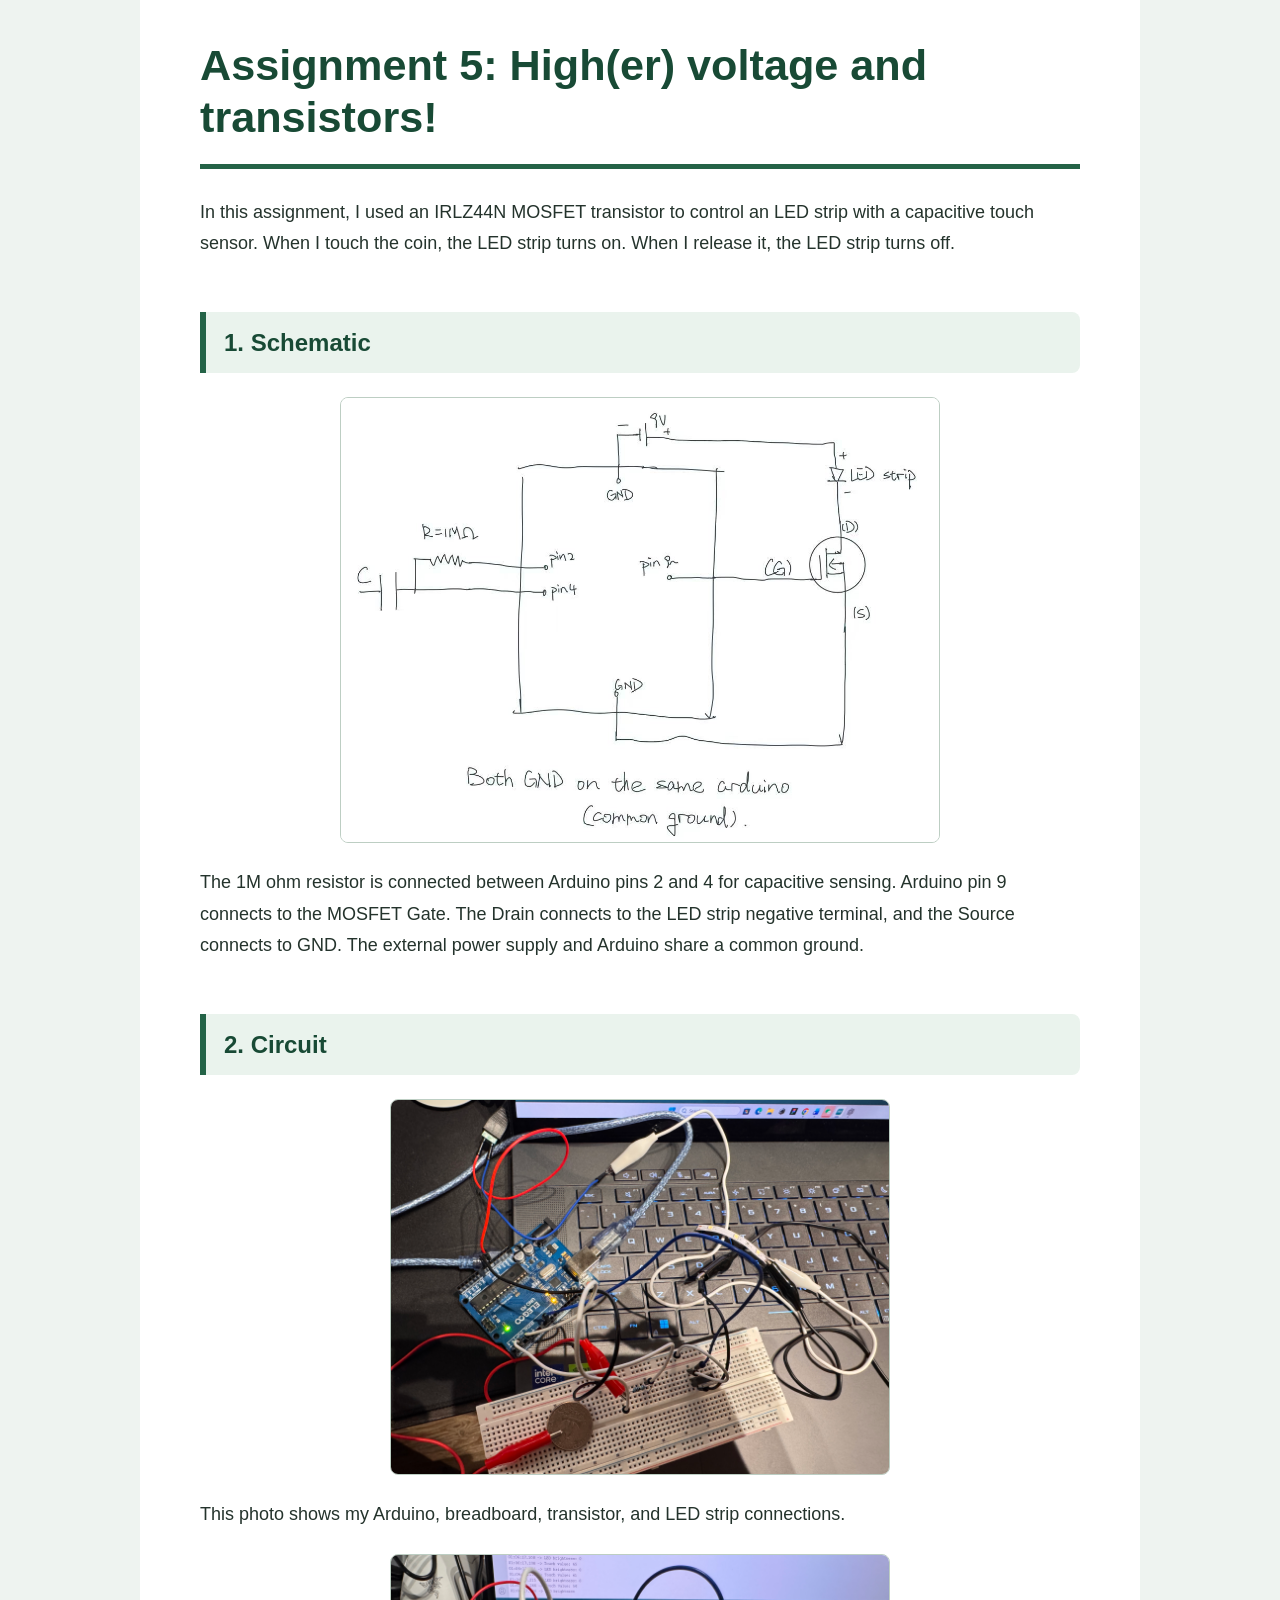
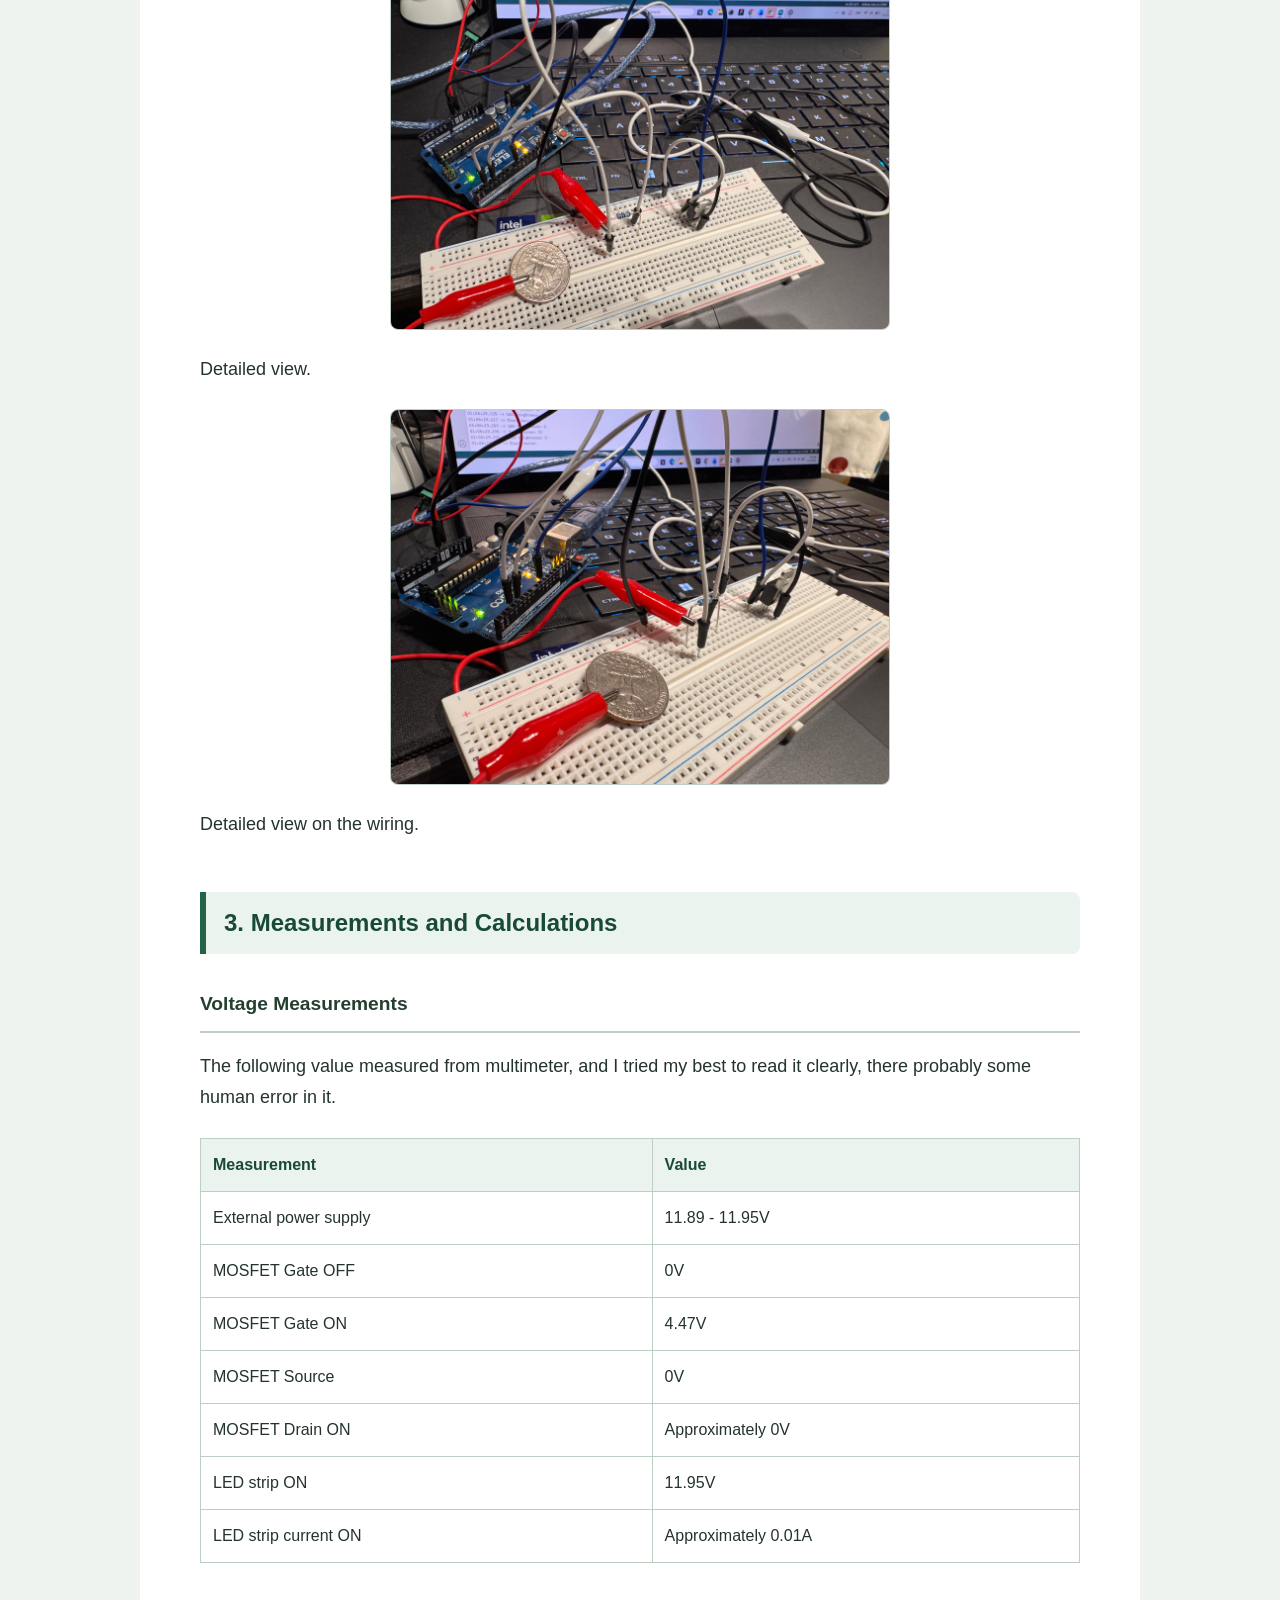
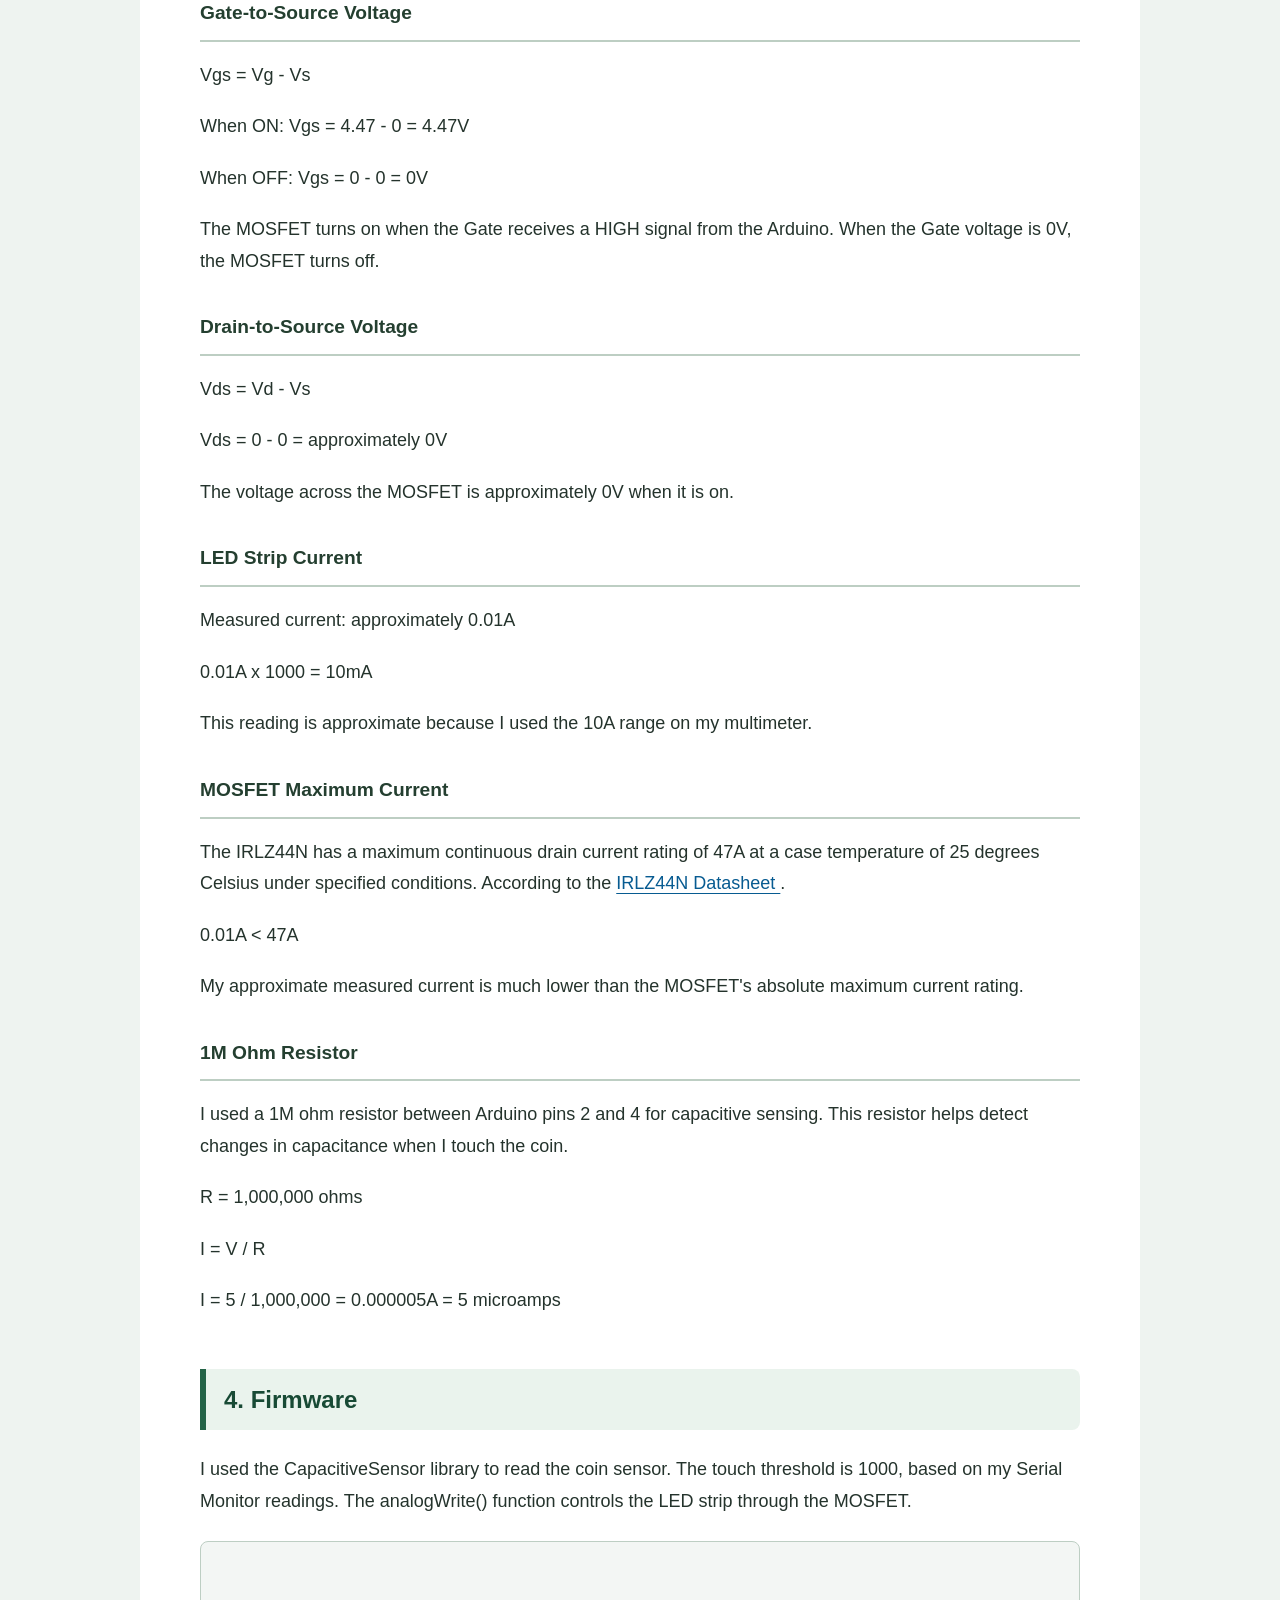
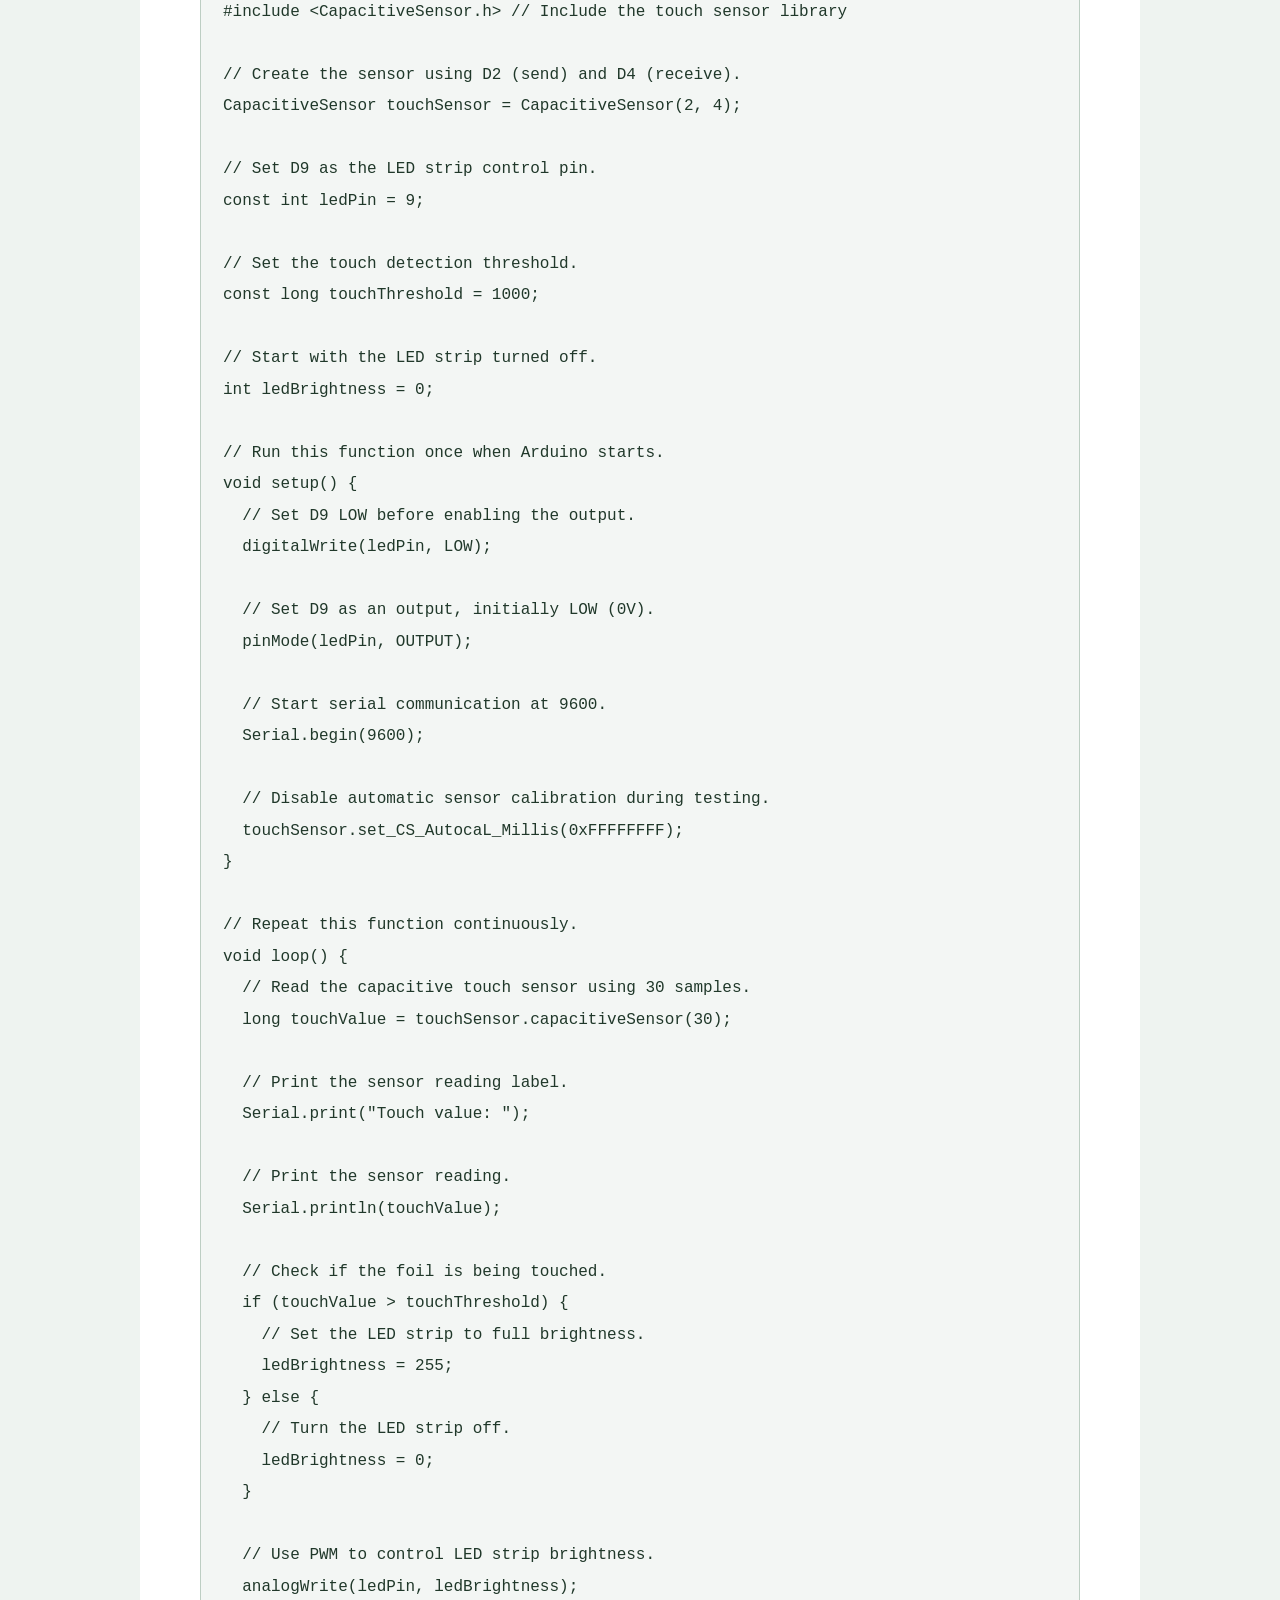
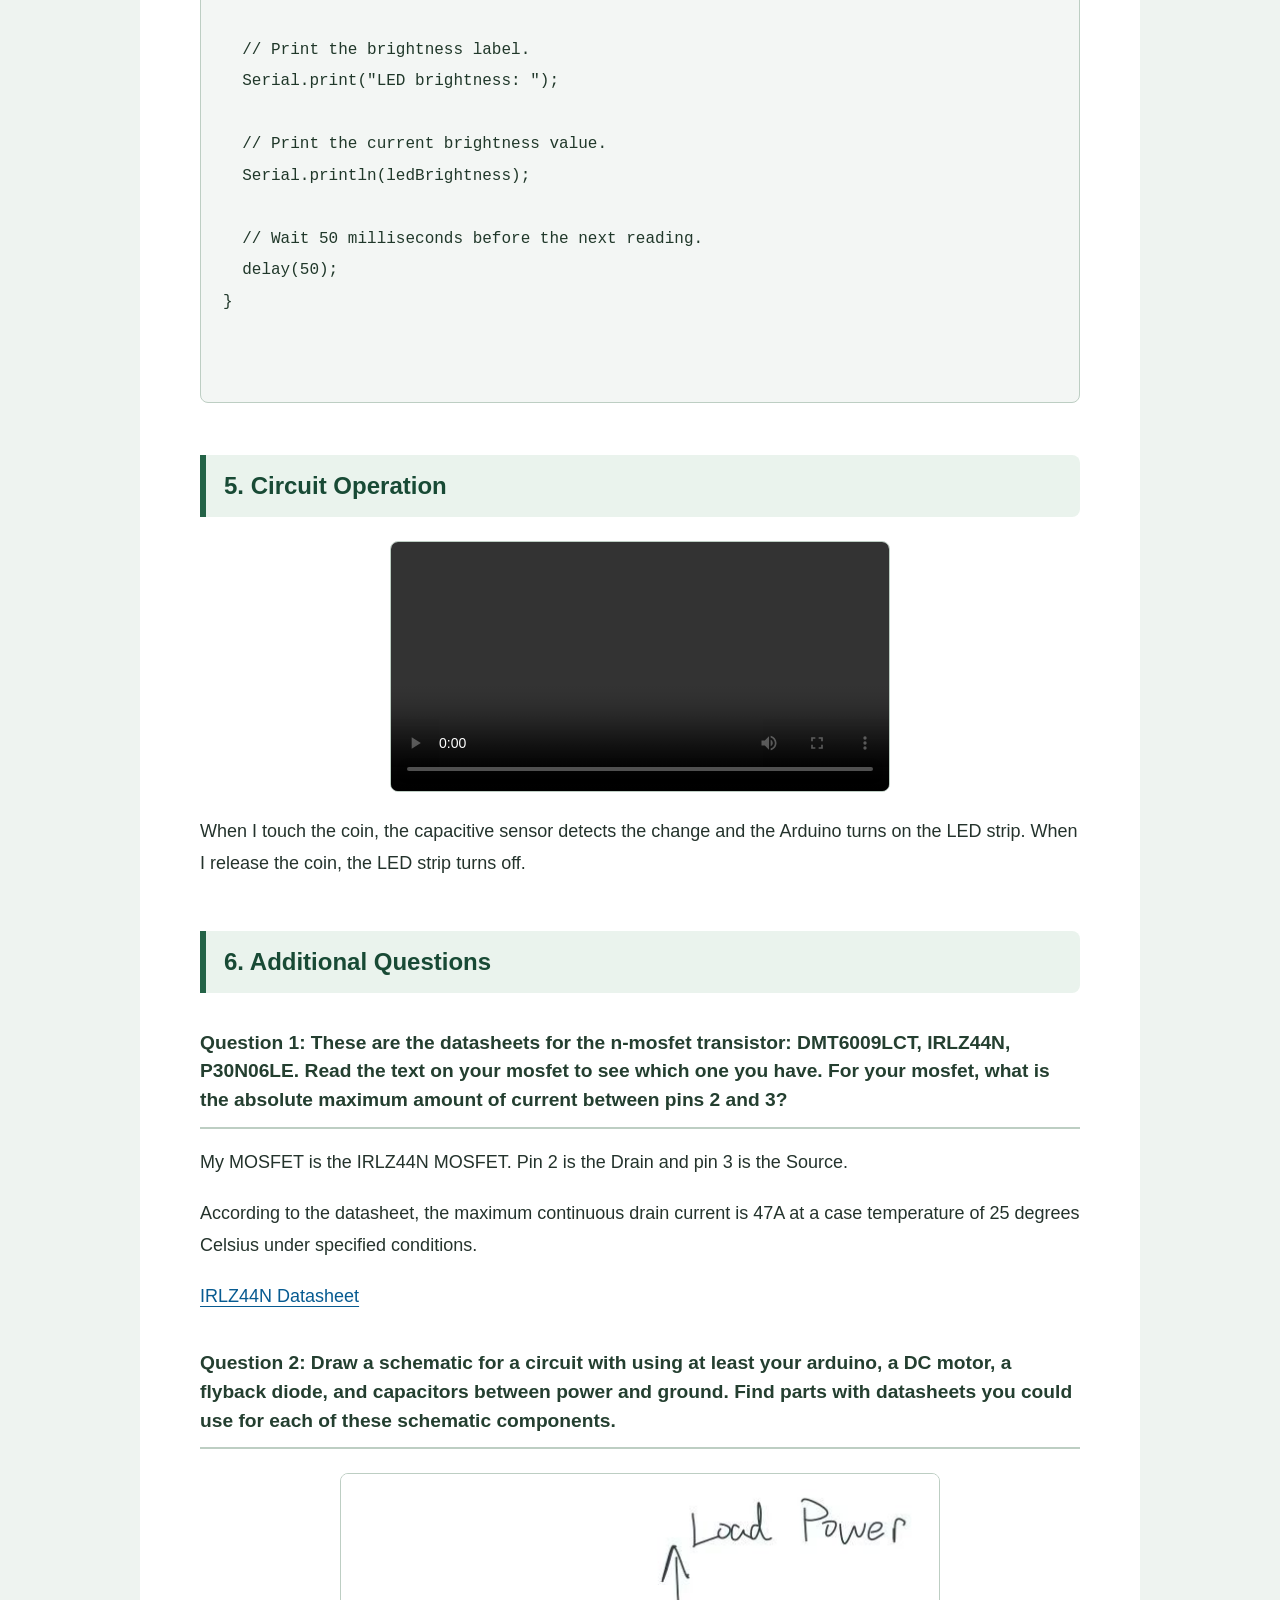
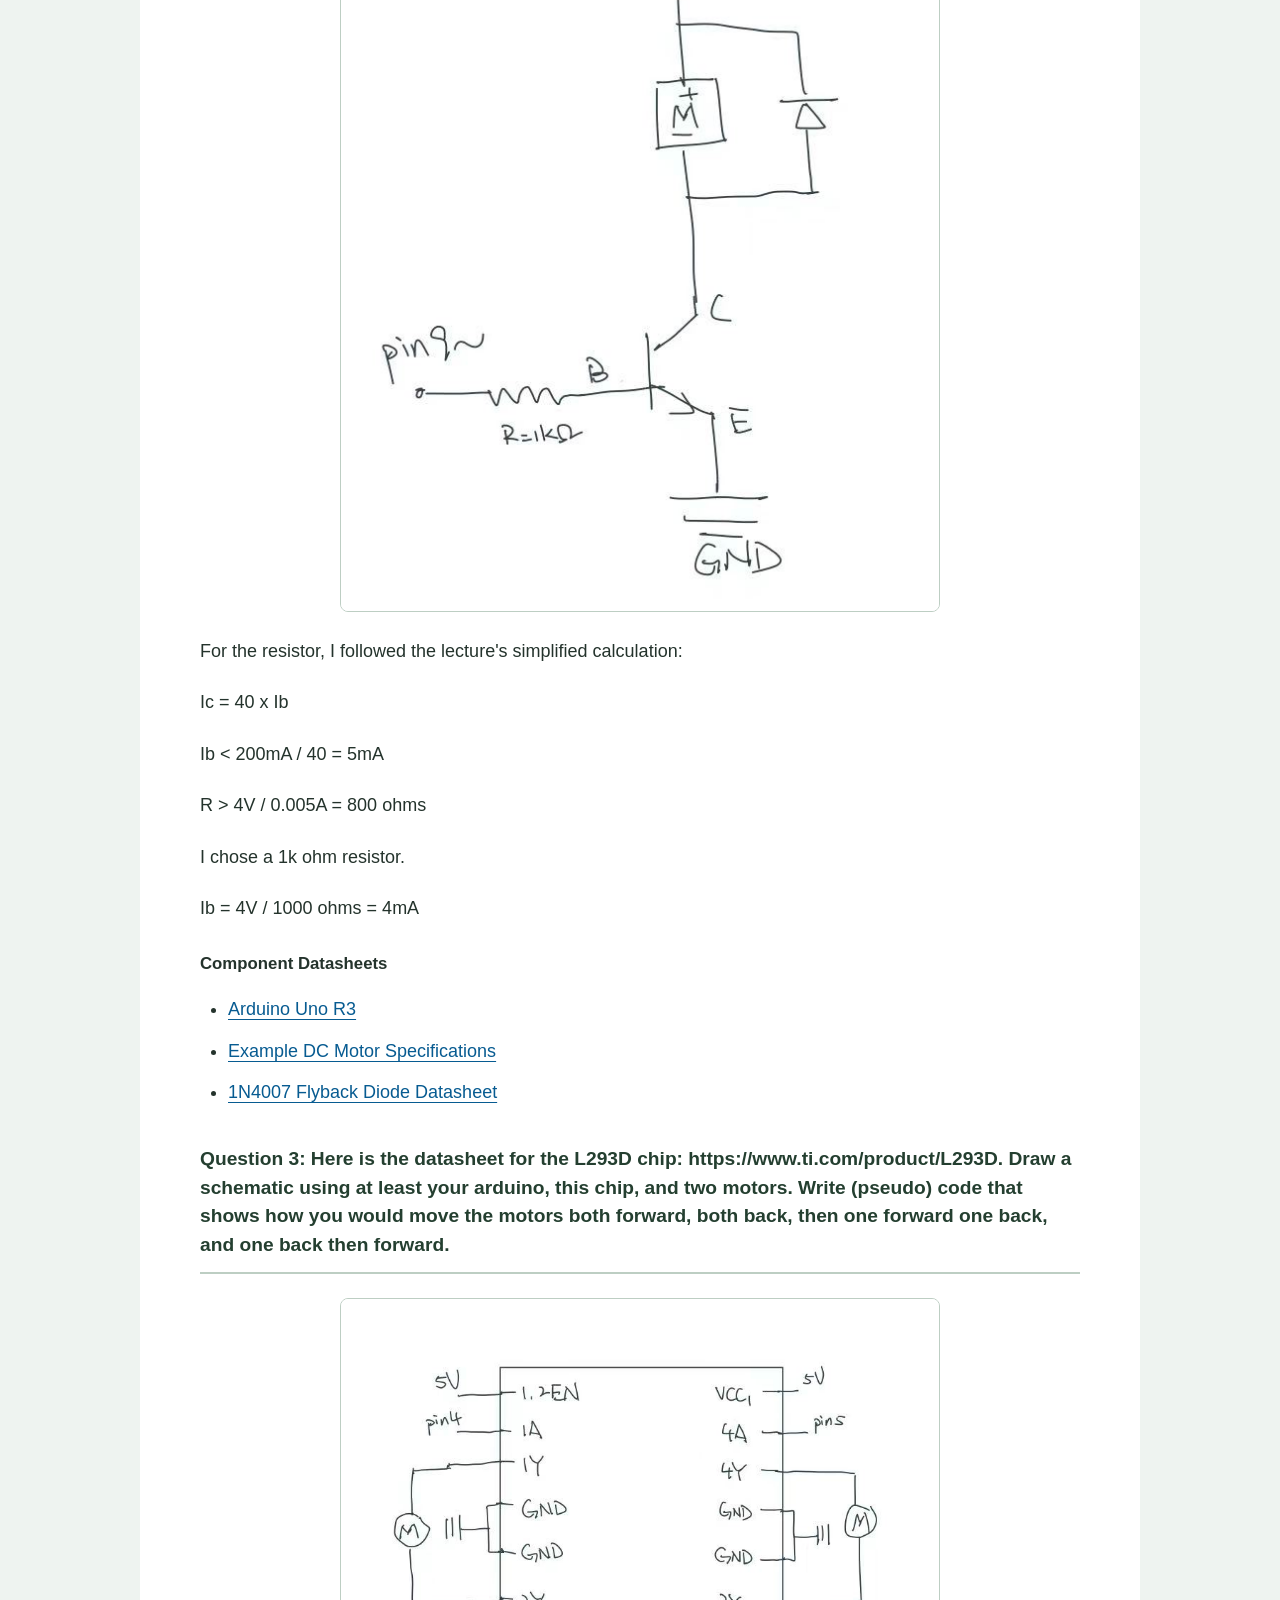
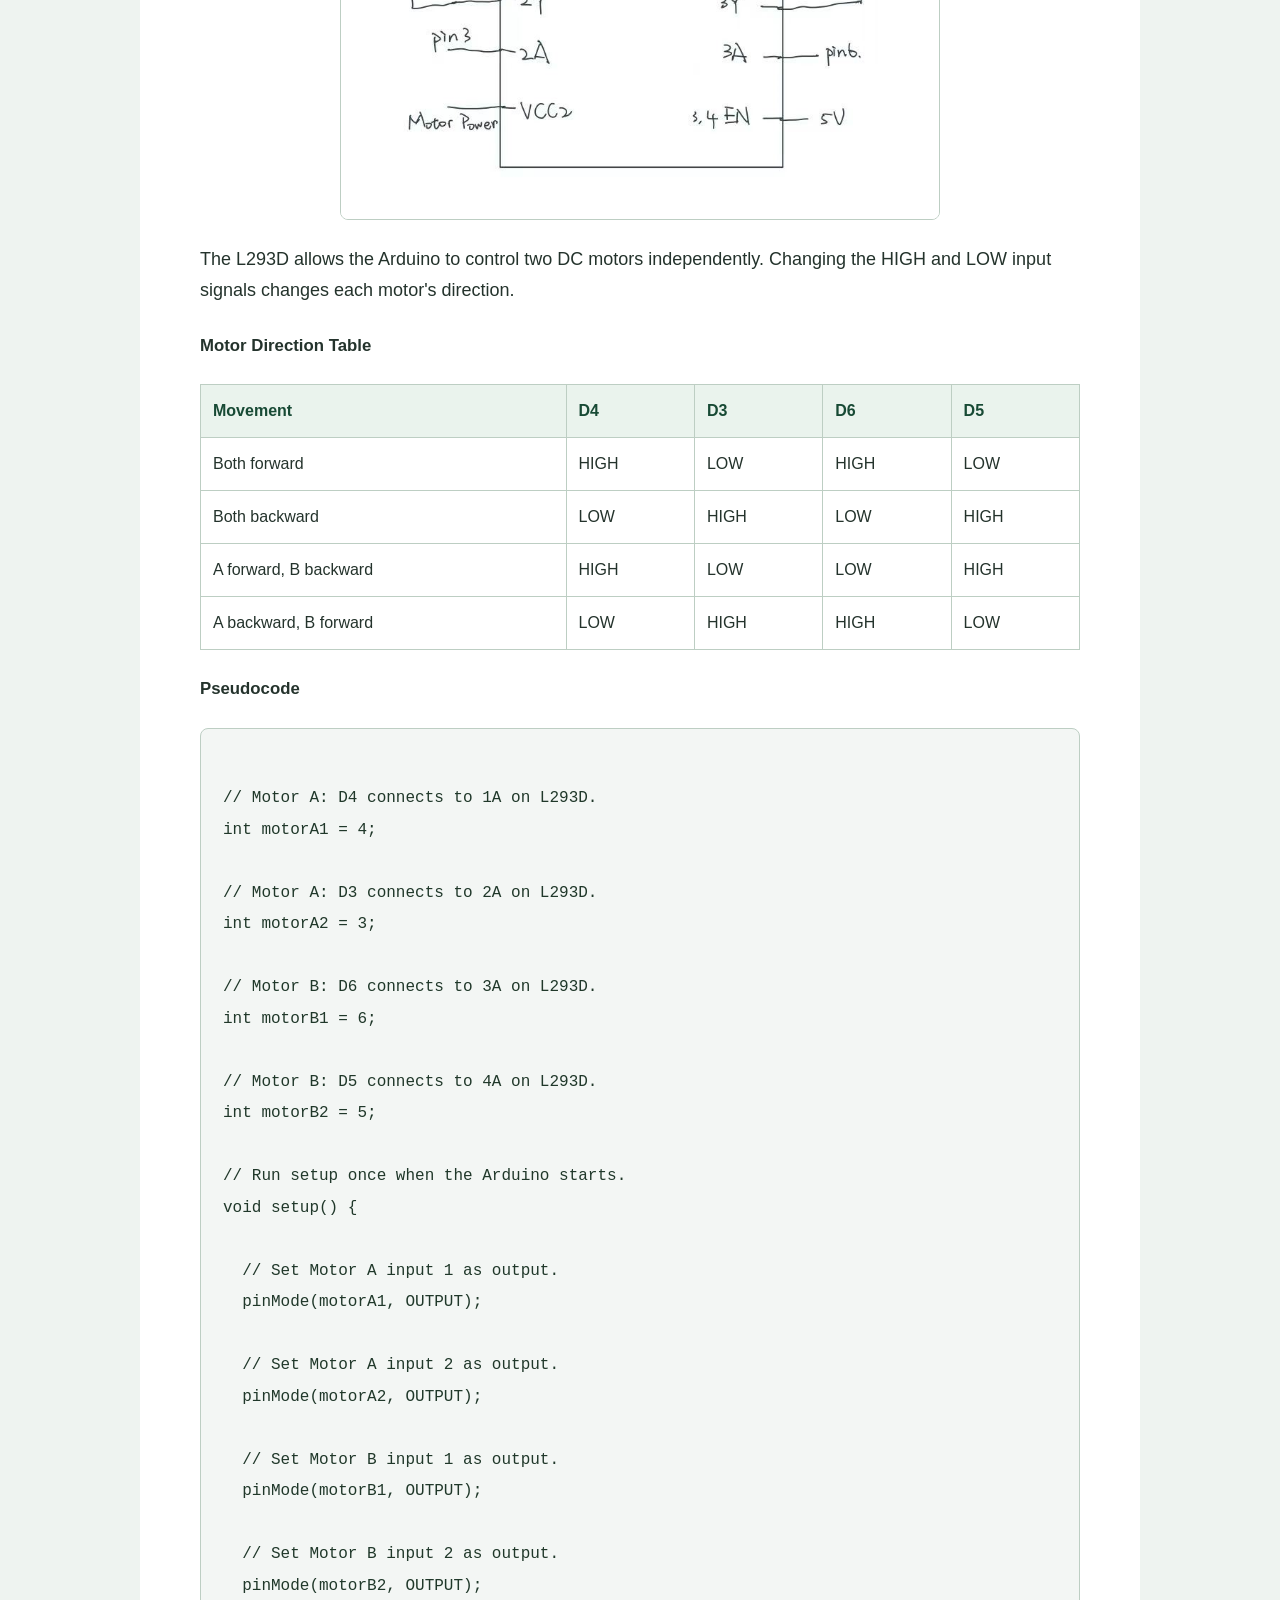
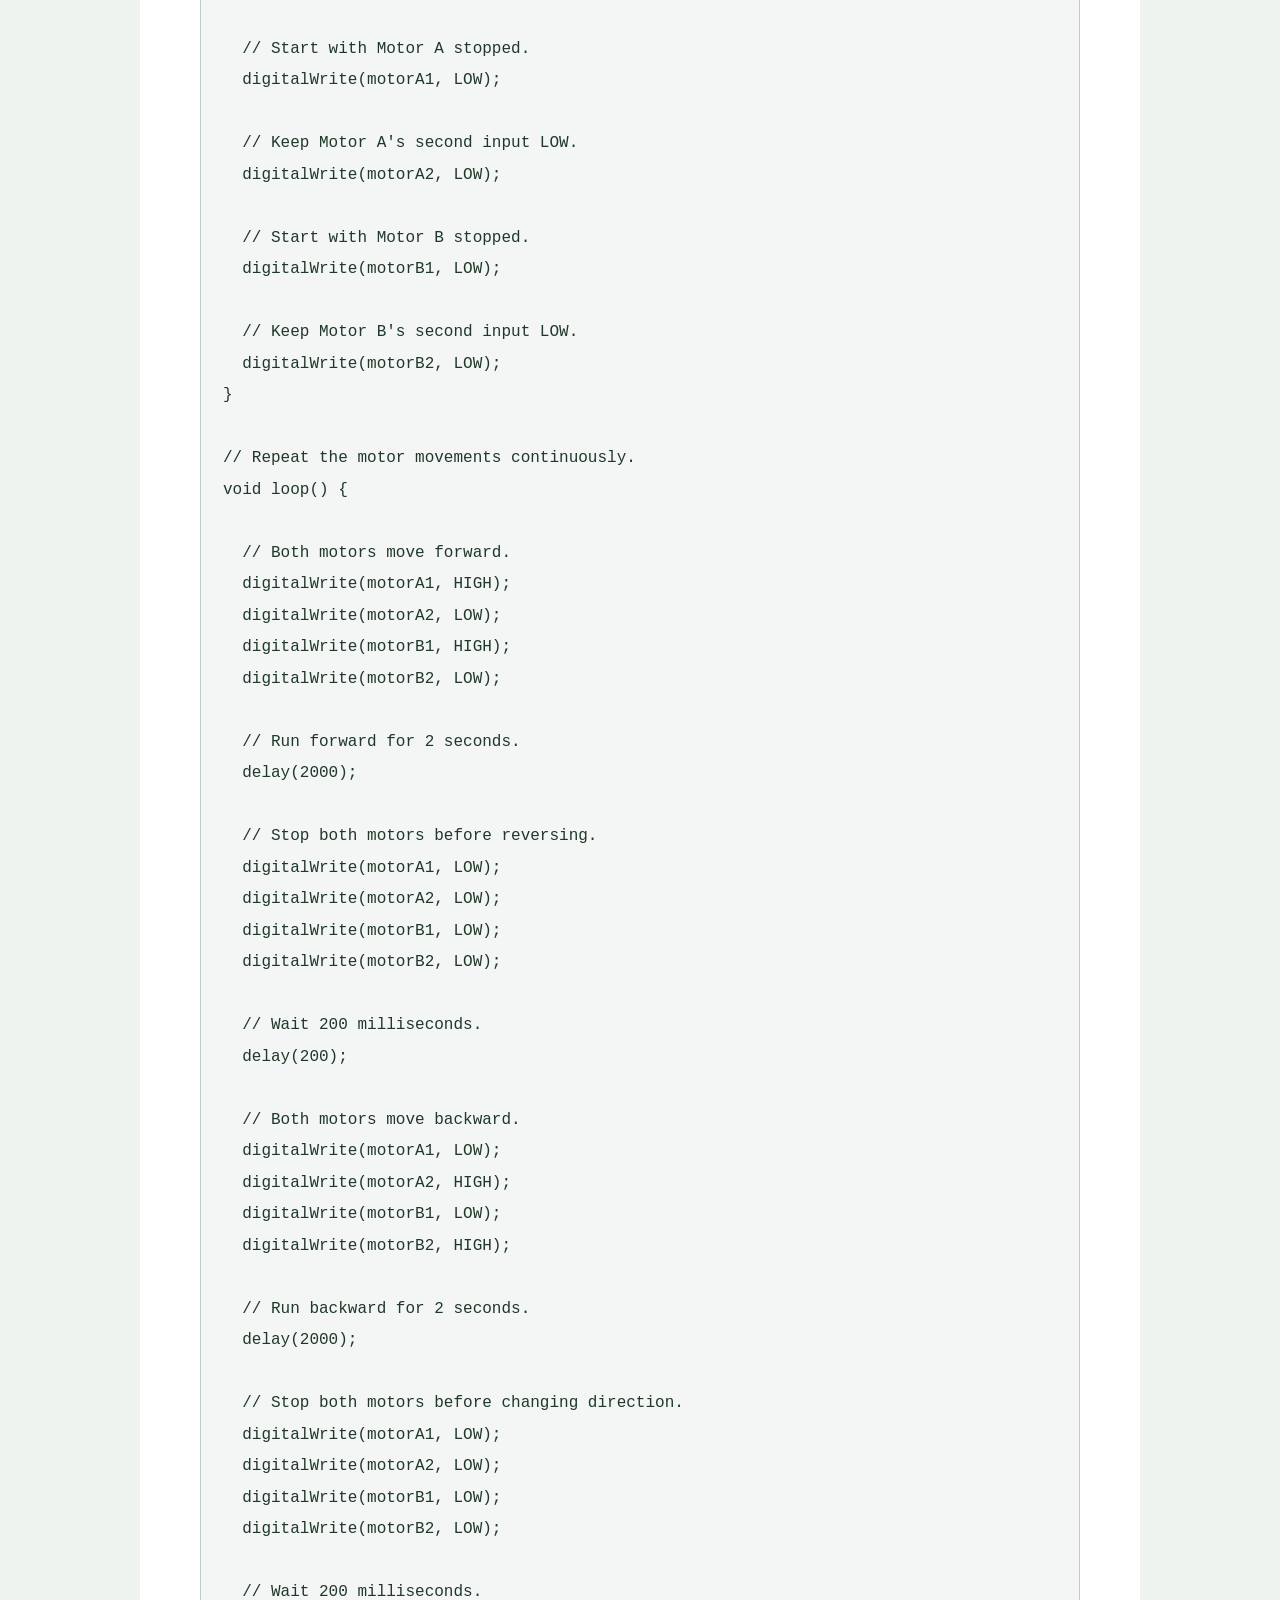
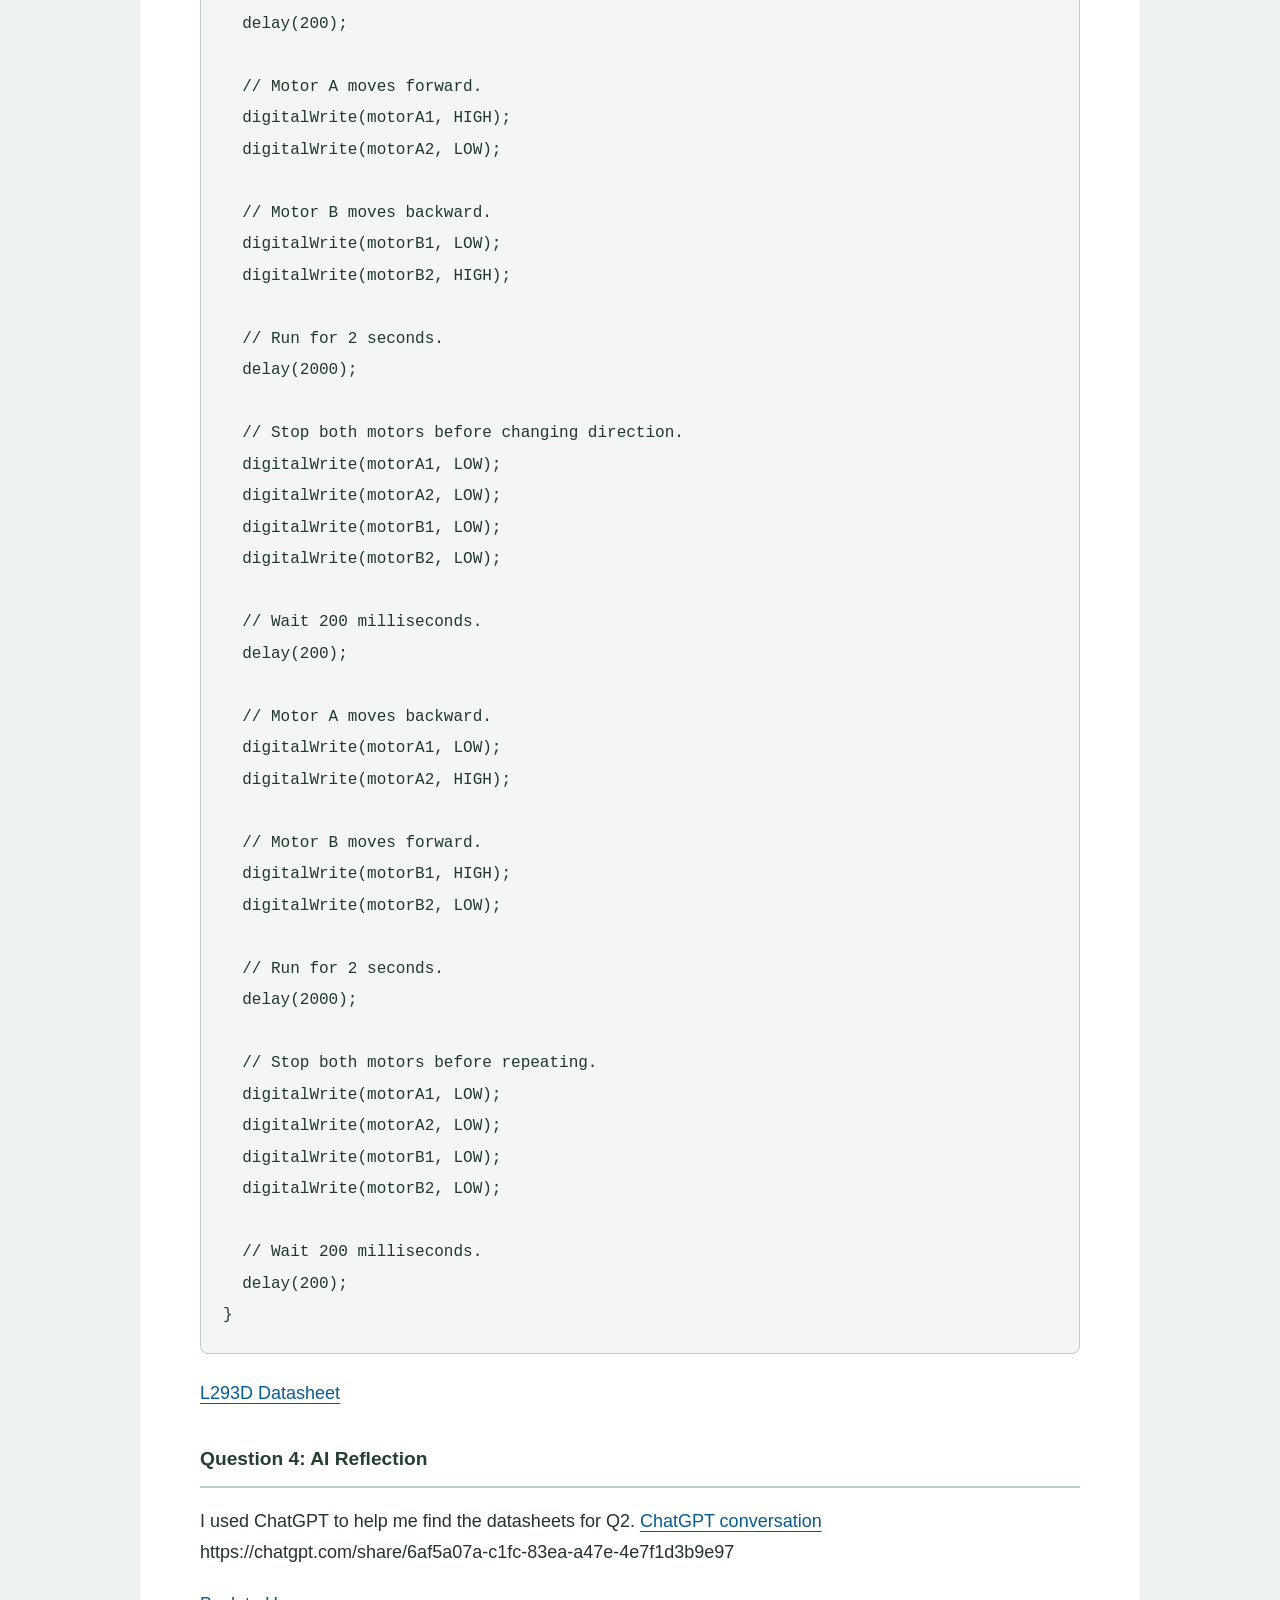
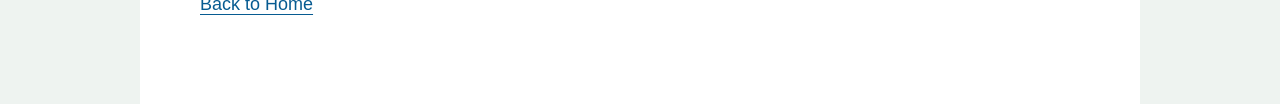
<file: docs/a5.html>
<!DOCTYPE html>
<html lang="en">

<head>
  <meta charset="utf-8">
  <meta name="viewport" content="width=device-width, initial-scale=1.0">

  <title>Assignment 5 - High(er) voltage and transistors!</title>

  <link href="style.css" rel="stylesheet">
</head>

<body>

  <h1>Assignment 5: High(er) voltage and transistors!</h1>

  <p>
    In this assignment, I used an IRLZ44N MOSFET
    transistor to control an LED strip with a
    capacitive touch sensor. When I touch the coin,
    the LED strip turns on. When I release it,
    the LED strip turns off.
  </p>

  <h2>1. Schematic</h2>

  <img src="A5/Shcematic Drawing.jpg" width="600"
       alt="Circuit schematic">

  <p>
    The 1M ohm resistor is connected between Arduino
    pins 2 and 4 for capacitive sensing. Arduino pin 9
    connects to the MOSFET Gate. The Drain connects to
    the LED strip negative terminal, and the Source
    connects to GND. The external power supply and
    Arduino share a common ground.
  </p>

  <h2>2. Circuit</h2>

  <img src="A5/Circuit 1.jpg" width="500"
       alt="Circuit photo 1">

  <p>
    This photo shows my Arduino, breadboard, transistor,
    and LED strip connections.
  </p>

  <img src="A5/Circuit 2.jpg" width="500"
       alt="Circuit photo 2">

  <p>
    Detailed view.
  </p>

  <img src="A5/Circuit 3.jpg" width="500"
       alt="Circuit photo 3">

  <p>
    Detailed view on the wiring.
  </p>

  <h2>3. Measurements and Calculations</h2>

  <h3>Voltage Measurements</h3>
  <p>
    The following value measured from multimeter, and I tried my best
    to read it clearly, there probably some human error in it.
  </p>

  <table border="1" cellpadding="8">
    <tr>
      <th>Measurement</th>
      <th>Value</th>
    </tr>
    <tr>
      <td>External power supply</td>
      <td>11.89 - 11.95V</td>
    </tr>
    <tr>
      <td>MOSFET Gate OFF</td>
      <td>0V</td>
    </tr>
    <tr>
      <td>MOSFET Gate ON</td>
      <td>4.47V</td>
    </tr>
    <tr>
      <td>MOSFET Source</td>
      <td>0V</td>
    </tr>
    <tr>
      <td>MOSFET Drain ON</td>
      <td>Approximately 0V</td>
    </tr>
    <tr>
      <td>LED strip ON</td>
      <td>11.95V</td>
    </tr>
    <tr>
      <td>LED strip current ON</td>
      <td>Approximately 0.01A</td>
    </tr>
  </table>

  <h3>Gate-to-Source Voltage</h3>

  <p>Vgs = Vg - Vs</p>
  <p>When ON: Vgs = 4.47 - 0 = 4.47V</p>
  <p>When OFF: Vgs = 0 - 0 = 0V</p>

  <p>
    The MOSFET turns on when the Gate receives
    a HIGH signal from the Arduino. When the Gate
    voltage is 0V, the MOSFET turns off.
  </p>

  <h3>Drain-to-Source Voltage</h3>

  <p>Vds = Vd - Vs</p>
  <p>Vds = 0 - 0 = approximately 0V</p>

  <p>
    The voltage across the MOSFET is approximately
    0V when it is on.
  </p>

  <h3>LED Strip Current</h3>

  <p>Measured current: approximately 0.01A</p>
  <p>0.01A x 1000 = 10mA</p>

  <p>
    This reading is approximate because I used
    the 10A range on my multimeter.
  </p>

  <h3>MOSFET Maximum Current</h3>

  
  <p>
    The IRLZ44N has a maximum continuous drain
    current rating of 47A at a case temperature
    of 25 degrees Celsius under specified conditions.
    According to the
    <a href="https://www.infineon.com/assets/row/public/documents/24/49/infineon-irlz44n-datasheet-en.pdf" target="_blank">
      IRLZ44N Datasheet
    </a>.
  </p>


  <p>0.01A &lt; 47A</p>

  <p>
    My approximate measured current is much lower
    than the MOSFET's absolute maximum current rating.
  </p>

  <h3>1M Ohm Resistor</h3>

  <p>
    I used a 1M ohm resistor between Arduino pins
    2 and 4 for capacitive sensing. This resistor
    helps detect changes in capacitance when I
    touch the coin.
  </p>

  <p>R = 1,000,000 ohms</p>
  <p>I = V / R</p>
  <p>I = 5 / 1,000,000 = 0.000005A = 5 microamps</p>

  <h2>4. Firmware</h2>

  <p>
    I used the CapacitiveSensor library to read
    the coin sensor. The touch threshold is 1000,
    based on my Serial Monitor readings.
    The analogWrite() function controls the
    LED strip through the MOSFET.
  </p>

  <pre><code>
#include &lt;CapacitiveSensor.h&gt; // Include the touch sensor library

// Create the sensor using D2 (send) and D4 (receive).
CapacitiveSensor touchSensor = CapacitiveSensor(2, 4);

// Set D9 as the LED strip control pin.
const int ledPin = 9;

// Set the touch detection threshold.
const long touchThreshold = 1000;

// Start with the LED strip turned off.
int ledBrightness = 0;

// Run this function once when Arduino starts.
void setup() {
  // Set D9 LOW before enabling the output.
  digitalWrite(ledPin, LOW);

  // Set D9 as an output, initially LOW (0V).
  pinMode(ledPin, OUTPUT);

  // Start serial communication at 9600.
  Serial.begin(9600);

  // Disable automatic sensor calibration during testing.
  touchSensor.set_CS_AutocaL_Millis(0xFFFFFFFF);
}

// Repeat this function continuously.
void loop() {
  // Read the capacitive touch sensor using 30 samples.
  long touchValue = touchSensor.capacitiveSensor(30);

  // Print the sensor reading label.
  Serial.print("Touch value: ");

  // Print the sensor reading.
  Serial.println(touchValue);

  // Check if the foil is being touched.
  if (touchValue > touchThreshold) {
    // Set the LED strip to full brightness.
    ledBrightness = 255;
  } else {
    // Turn the LED strip off.
    ledBrightness = 0;
  }

  // Use PWM to control LED strip brightness.
  analogWrite(ledPin, ledBrightness);

  // Print the brightness label.
  Serial.print("LED brightness: ");

  // Print the current brightness value.
  Serial.println(ledBrightness);

  // Wait 50 milliseconds before the next reading.
  delay(50);
}

  </code></pre>

  <h2>5. Circuit Operation</h2>

  <video width="500" controls>
    <source src="A5/Circuit Operation video.mp4"
            type="video/mp4">
    Your browser does not support video.
  </video>

  <p>
    When I touch the coin, the capacitive sensor
    detects the change and the Arduino turns on
    the LED strip. When I release the coin, the
    LED strip turns off.
  </p>

  <h2>6. Additional Questions</h2>

  <h3>Question 1: These are the datasheets for the n-mosfet transistor: DMT6009LCT, IRLZ44N, P30N06LE. Read the text on your mosfet to see which one you have. For your mosfet, what is the absolute maximum amount of current between pins 2 and 3?</h3>

  <p>
    My MOSFET is the IRLZ44N MOSFET.
    Pin 2 is the Drain and pin 3 is the Source.
  </p>

  <p>
    According to the datasheet, the maximum
    continuous drain current is 47A at a
    case temperature of 25 degrees Celsius
    under specified conditions.
  </p>

  <p>
    <a href="https://www.infineon.com/assets/row/public/documents/24/49/infineon-irlz44n-datasheet-en.pdf">
      IRLZ44N Datasheet
    </a>
  </p>

  <h3>Question 2: Draw a schematic for a circuit with using at least your arduino, a DC motor, a flyback diode, and capacitors between power and ground. Find parts with datasheets you could use for each of these schematic components.</h3>

  <img src="A5/Q2 schematic.jpg" width="600"
       alt="Question 2 motor schematic">

  <p>
    For the resistor, I followed the
    lecture's simplified calculation:
  </p>

  <p>Ic = 40 x Ib</p>
  <p>Ib &lt; 200mA / 40 = 5mA</p>
  <p>R &gt; 4V / 0.005A = 800 ohms</p>
  <p>I chose a 1k ohm resistor.</p>
  <p>Ib = 4V / 1000 ohms = 4mA</p>

  <h4>Component Datasheets</h4>

  <ul>
    <li>
      <a href="https://docs.arduino.cc/resources/datasheets/A000066-datasheet.pdf">
        Arduino Uno R3
      </a>
    </li>
    <li>
      <a href="https://www.pololu.com/product/1117/specs">
        Example DC Motor Specifications
      </a>
    </li>
    <li>
      <a href="https://www.onsemi.com/pub/Collateral/1N4001-D.PDF">
        1N4007 Flyback Diode Datasheet
      </a>
    </li>
  </ul>

    <h3>
Question 3: Here is the datasheet for the L293D chip: https://www.ti.com/product/L293D. Draw a schematic using at least your arduino, this chip, and two motors. Write (pseudo) code that shows how you would move the motors both forward, both back, then one forward one back, and one back then forward.
    </h3>


  <img src="A5/Q3 schematic.jpg" width="600"
       alt="Question 3 L293D schematic">

  <p>
    The L293D allows the Arduino to control
    two DC motors independently. Changing
    the HIGH and LOW input signals changes
    each motor's direction.
  </p>

  <h4>Motor Direction Table</h4>

  <table border="1" cellpadding="8">
    <tr>
      <th>Movement</th>
      <th>D4</th>
      <th>D3</th>
      <th>D6</th>
      <th>D5</th>
    </tr>
    <tr>
      <td>Both forward</td>
      <td>HIGH</td>
      <td>LOW</td>
      <td>HIGH</td>
      <td>LOW</td>
    </tr>
    <tr>
      <td>Both backward</td>
      <td>LOW</td>
      <td>HIGH</td>
      <td>LOW</td>
      <td>HIGH</td>
    </tr>
    <tr>
      <td>A forward, B backward</td>
      <td>HIGH</td>
      <td>LOW</td>
      <td>LOW</td>
      <td>HIGH</td>
    </tr>
    <tr>
      <td>A backward, B forward</td>
      <td>LOW</td>
      <td>HIGH</td>
      <td>HIGH</td>
      <td>LOW</td>
    </tr>
  </table>

  <h4>Pseudocode</h4>

  <pre><code>
// Motor A: D4 connects to 1A on L293D.
int motorA1 = 4;

// Motor A: D3 connects to 2A on L293D.
int motorA2 = 3;

// Motor B: D6 connects to 3A on L293D.
int motorB1 = 6;

// Motor B: D5 connects to 4A on L293D.
int motorB2 = 5;

// Run setup once when the Arduino starts.
void setup() {

  // Set Motor A input 1 as output.
  pinMode(motorA1, OUTPUT);

  // Set Motor A input 2 as output.
  pinMode(motorA2, OUTPUT);

  // Set Motor B input 1 as output.
  pinMode(motorB1, OUTPUT);

  // Set Motor B input 2 as output.
  pinMode(motorB2, OUTPUT);

  // Start with Motor A stopped.
  digitalWrite(motorA1, LOW);

  // Keep Motor A's second input LOW.
  digitalWrite(motorA2, LOW);

  // Start with Motor B stopped.
  digitalWrite(motorB1, LOW);

  // Keep Motor B's second input LOW.
  digitalWrite(motorB2, LOW);
}

// Repeat the motor movements continuously.
void loop() {

  // Both motors move forward.
  digitalWrite(motorA1, HIGH);
  digitalWrite(motorA2, LOW);
  digitalWrite(motorB1, HIGH);
  digitalWrite(motorB2, LOW);

  // Run forward for 2 seconds.
  delay(2000);

  // Stop both motors before reversing.
  digitalWrite(motorA1, LOW);
  digitalWrite(motorA2, LOW);
  digitalWrite(motorB1, LOW);
  digitalWrite(motorB2, LOW);

  // Wait 200 milliseconds.
  delay(200);

  // Both motors move backward.
  digitalWrite(motorA1, LOW);
  digitalWrite(motorA2, HIGH);
  digitalWrite(motorB1, LOW);
  digitalWrite(motorB2, HIGH);

  // Run backward for 2 seconds.
  delay(2000);

  // Stop both motors before changing direction.
  digitalWrite(motorA1, LOW);
  digitalWrite(motorA2, LOW);
  digitalWrite(motorB1, LOW);
  digitalWrite(motorB2, LOW);

  // Wait 200 milliseconds.
  delay(200);

  // Motor A moves forward.
  digitalWrite(motorA1, HIGH);
  digitalWrite(motorA2, LOW);

  // Motor B moves backward.
  digitalWrite(motorB1, LOW);
  digitalWrite(motorB2, HIGH);

  // Run for 2 seconds.
  delay(2000);

  // Stop both motors before changing direction.
  digitalWrite(motorA1, LOW);
  digitalWrite(motorA2, LOW);
  digitalWrite(motorB1, LOW);
  digitalWrite(motorB2, LOW);

  // Wait 200 milliseconds.
  delay(200);

  // Motor A moves backward.
  digitalWrite(motorA1, LOW);
  digitalWrite(motorA2, HIGH);

  // Motor B moves forward.
  digitalWrite(motorB1, HIGH);
  digitalWrite(motorB2, LOW);

  // Run for 2 seconds.
  delay(2000);

  // Stop both motors before repeating.
  digitalWrite(motorA1, LOW);
  digitalWrite(motorA2, LOW);
  digitalWrite(motorB1, LOW);
  digitalWrite(motorB2, LOW);

  // Wait 200 milliseconds.
  delay(200);
}
</code></pre>

  <p>
    <a href="https://www.ti.com/product/L293D">
      L293D Datasheet
    </a>
  </p>

  <h3>Question 4: AI Reflection</h3>

  <p>
    I used ChatGPT to help me find the datasheets for Q2.
    <a herf = "https://chatgpt.com/share/6af5a07a-c1fc-83ea-a47e-4e7f1d3b9e97">
    ChatGPT conversation</a>
    https://chatgpt.com/share/6af5a07a-c1fc-83ea-a47e-4e7f1d3b9e97
  </p>

  <p>
    <a href="index.html">Back to Home</a>
  </p>

</body>
</html>
</file>
<file: docs/style.css>
/* Keep element sizes predictable. */
* {
  box-sizing: border-box;
}

/* Set the background and readable text. */
html {
  background: #eef3f0;
}

body {
  width: min(100%, 1000px);
  min-height: 100vh;
  margin: 0 auto;
  padding: 40px clamp(18px, 5vw, 60px) 64px;
  background: #ffffff;
  color: #24332c;
  font-family: Arial, Helvetica, sans-serif;
  font-size: 18px;
  line-height: 1.75;
  overflow-wrap: anywhere;
}

/* Page title. */
h1 {
  margin: 0 0 28px;
  padding-bottom: 20px;
  border-bottom: 5px solid #246347;
  color: #184a35;
  font-size: clamp(2rem, 5vw, 2.7rem);
  line-height: 1.2;
}

/* Main assignment sections. */
h2 {
  margin: 52px 0 24px;
  padding: 14px 18px;
  border-left: 6px solid #246347;
  border-radius: 0 8px 8px 0;
  background: #eaf3ed;
  color: #184a35;
  font-size: 1.5rem;
  line-height: 1.4;
}

/* Individual questions and smaller sections. */
h3 {
  margin: 36px 0 18px;
  padding-bottom: 12px;
  border-bottom: 2px solid #bdcec3;
  color: #243f30;
  font-size: 1.2rem;
  line-height: 1.5;
}

h4 {
  margin: 24px 0 12px;
  font-size: 1.05rem;
}

/* Paragraphs and lists. */
p {
  margin: 0 0 20px;
}

ul,
ol {
  margin: 16px 0 24px;
  padding-left: 28px;
}

li {
  margin-bottom: 10px;
}

/* Links stay identifiable without color alone. */
a {
  color: #075b91;
  text-decoration: underline;
  text-underline-offset: 4px;
}

a:visited {
  color: #694182;
}

a:hover {
  text-decoration-thickness: 3px;
}

/* Clear keyboard focus. */
:focus-visible {
  outline: 3px solid #924000;
  outline-offset: 5px;
}

/* Photos, GIFs, and videos fit the page. */
img,
video {
  display: block;
  max-width: 100%;
  height: auto;
  margin: 24px auto;
  border: 1px solid #bdcec3;
  border-radius: 8px;
}

iframe {
  display: block;
  max-width: 100%;
  margin: 24px auto;
  border: 0;
}

/* Image captions. */
figure {
  margin: 28px 0;
}

figcaption {
  margin-top: 12px;
  color: #46594d;
  font-size: 1rem;
  line-height: 1.6;
}

/* Arduino code. */
pre {
  max-width: 100%;
  margin: 24px 0;
  padding: 22px;
  overflow-x: auto;
  border: 1px solid #bdcec3;
  border-radius: 8px;
  background: #f3f6f4;
  color: #20382a;
  text-align: left;
  white-space: pre;
  overflow-wrap: normal;
}

code {
  font-family: Consolas, "Courier New", monospace;
  font-size: 1rem;
  line-height: 1.65;
}

/* Tables for calculations and comparisons. */
table {
  width: 100%;
  margin: 24px 0;
  border-collapse: collapse;
  font-size: 1rem;
}

th,
td {
  padding: 12px;
  border: 1px solid #bdcec3;
  text-align: left;
  vertical-align: top;
}

th {
  background: #eaf3ed;
  color: #184a35;
}

caption {
  margin-bottom: 12px;
  font-weight: bold;
  text-align: left;
}

/* Navigation and homepage links. */
nav {
  margin: 24px 0 36px;
}

nav ul {
  display: flex;
  flex-wrap: wrap;
  gap: 12px 24px;
  padding: 0;
  list-style: none;
}

nav li {
  margin: 0;
}

nav a {
  display: inline-block;
  padding: 8px 0;
}

/* Optional animation control. */
details {
  margin: 24px 0;
  padding: 16px;
  border: 1px solid #bdcec3;
  border-radius: 8px;
  background: #f7faf8;
}

summary {
  padding: 4px;
  color: #184a35;
  font-weight: bold;
  cursor: pointer;
}

/* Horizontal version of the portrait GIF. */
.horizontal-gif {
  position: relative;
  width: 500px;
  max-width: 100%;
  aspect-ratio: 5 / 3;
  margin: 24px auto;
  overflow: hidden;
  border: 1px solid #bdcec3;
  border-radius: 8px;
}

.horizontal-gif img {
  position: absolute;
  top: 50%;
  left: 50%;
  width: 60%;
  max-width: none;
  height: auto;
  margin: 0;
  border: 0;
  border-radius: 0;
  transform: translate(-50%, -50%) rotate(90deg);
}

/* Smaller screens. */
@media (max-width: 600px) {
  body {
    padding-top: 28px;
    font-size: 17px;
  }

  h2 {
    margin-top: 40px;
    font-size: 1.3rem;
  }

  h3 {
    font-size: 1.15rem;
  }

  pre {
    padding: 16px;
  }

  th,
  td {
    padding: 8px;
  }
}

/* Printed pages. */
@media print {
  html,
  body {
    background: white;
    color: black;
  }

  body {
    width: 100%;
    padding: 0;
  }

  pre {
    white-space: pre-wrap;
    overflow-wrap: anywhere;
  }

  h1,
  h2,
  h3 {
    break-after: avoid;
  }

  img,
  figure {
    break-inside: avoid;
  }
}

/* Homepage introduction. */
.homepage .intro {
  display: grid;
  grid-template-columns: 180px minmax(0, 1fr);
  align-items: center;
  gap: 28px;
  margin: 32px 0 44px;
}

.homepage .intro img {
  width: 180px;
  height: 180px;
  margin: 0;
  object-fit: cover;
  border-radius: 16px;
}

.homepage .intro h2 {
  margin: 0 0 12px;
  padding: 0;
  border: 0;
  background: none;
}

.homepage .intro p {
  margin: 0;
}

/* Two aligned assignment cards. */
.homepage .assignment-grid {
  display: grid;
  grid-template-columns: repeat(2, minmax(0, 1fr));
  gap: 24px;
}

.homepage .assignment-card {
  display: flex;
  flex-direction: column;
  min-width: 0;
  padding: 22px;
  border: 1px solid #bdcec3;
  border-radius: 12px;
  background: #f7faf8;
}

.homepage .assignment-card h3 {
  min-height: 3em;
  margin: 0 0 18px;
  padding: 0;
  border: 0;
  font-size: 1.2rem;
  line-height: 1.5;
}

.homepage .assignment-card h3 a {
  color: #184a35;
}

/* Equal image areas without stretching the photos. */
.homepage .assignment-preview {
  display: flex;
  align-items: center;
  justify-content: center;
  aspect-ratio: 4 / 3;
  overflow: hidden;
  margin-bottom: 20px;
  border: 1px solid #bdcec3;
  border-radius: 8px;
  background: #ffffff;
}

.homepage .assignment-preview img {
  width: 100%;
  height: 100%;
  margin: 0;
  border: 0;
  border-radius: 0;
  object-fit: contain;
}

.homepage .assignment-card p {
  margin: 0 0 20px;
}

/* Keep the links aligned at the bottom of each card. */
.homepage .assignment-link {
  align-self: flex-start;
  margin-top: auto;
  padding: 8px 0;
  font-weight: bold;
}

/* Stack the introduction and cards on smaller screens. */
@media (max-width: 650px) {
  .homepage .intro {
    grid-template-columns: 1fr;
    gap: 20px;
  }

  .homepage .assignment-grid {
    grid-template-columns: 1fr;
  }

  .homepage .assignment-card h3 {
    min-height: 0;
  }
}
</file>
